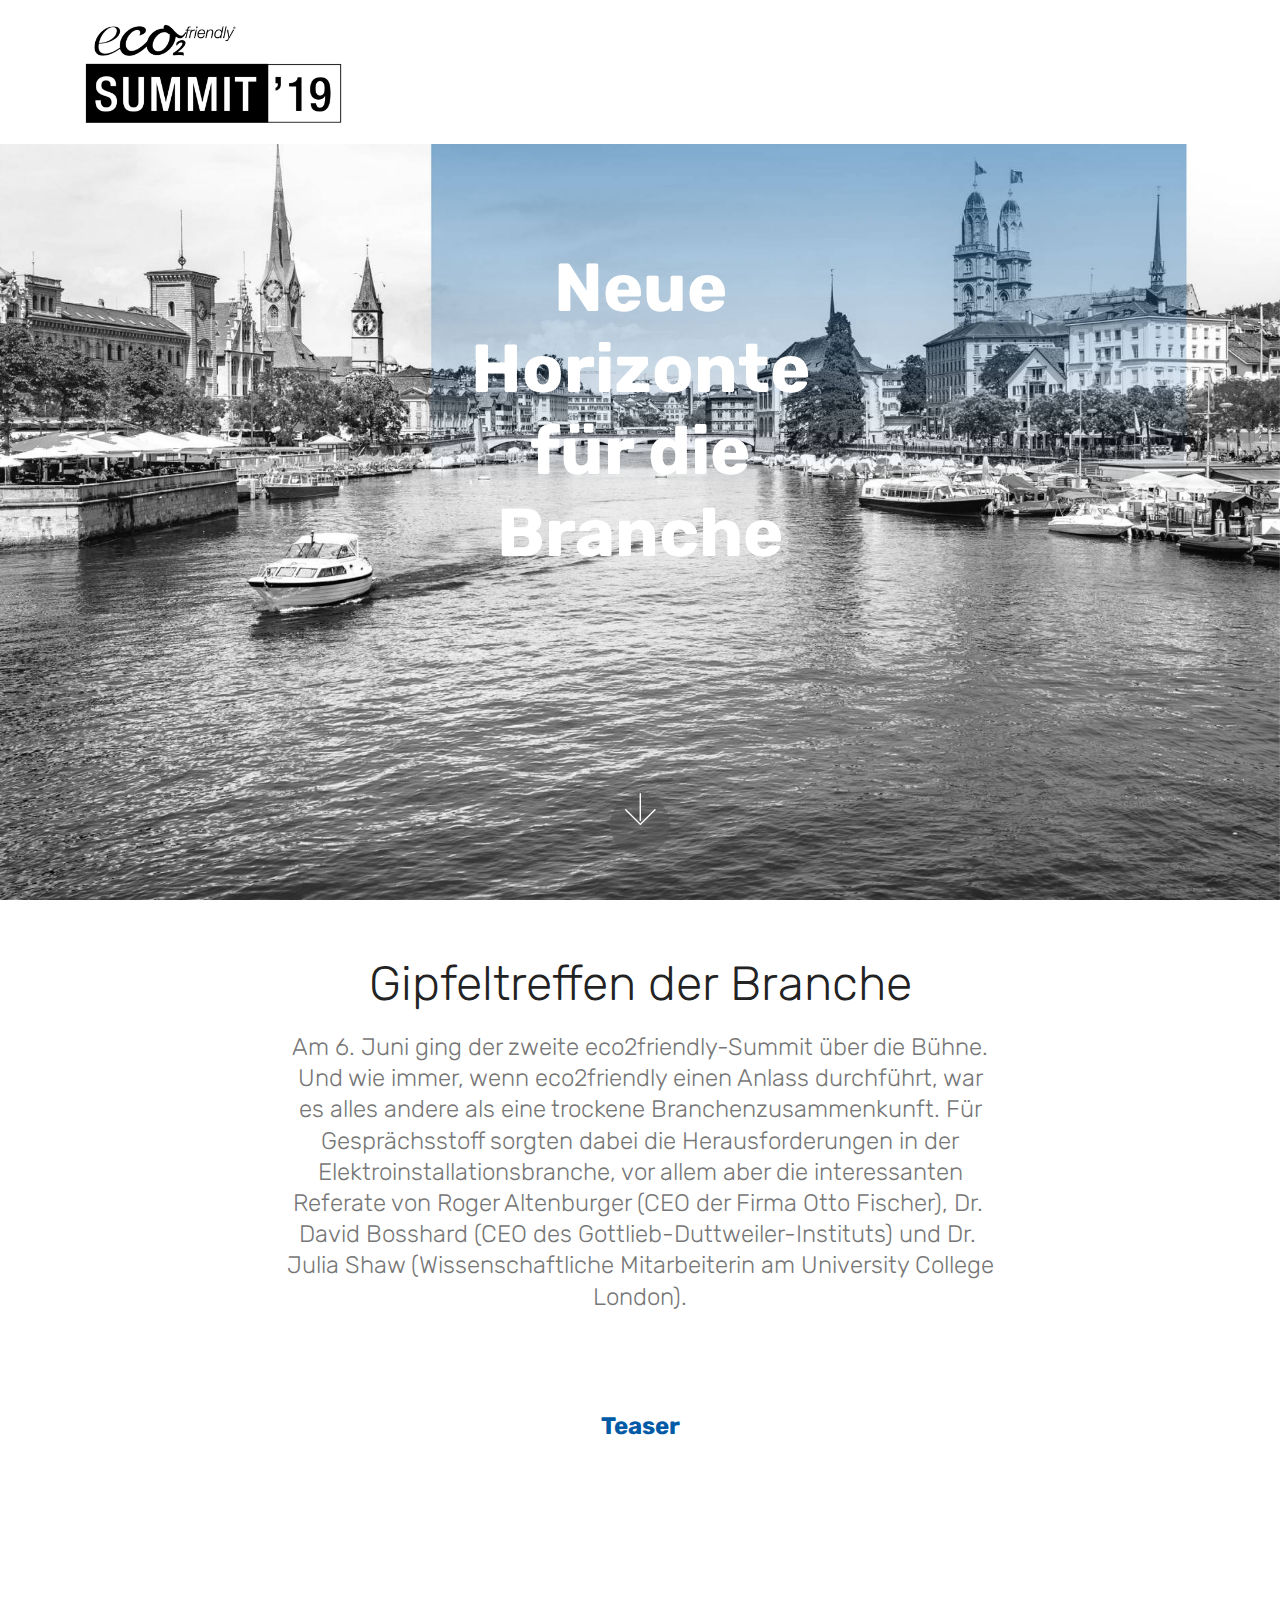
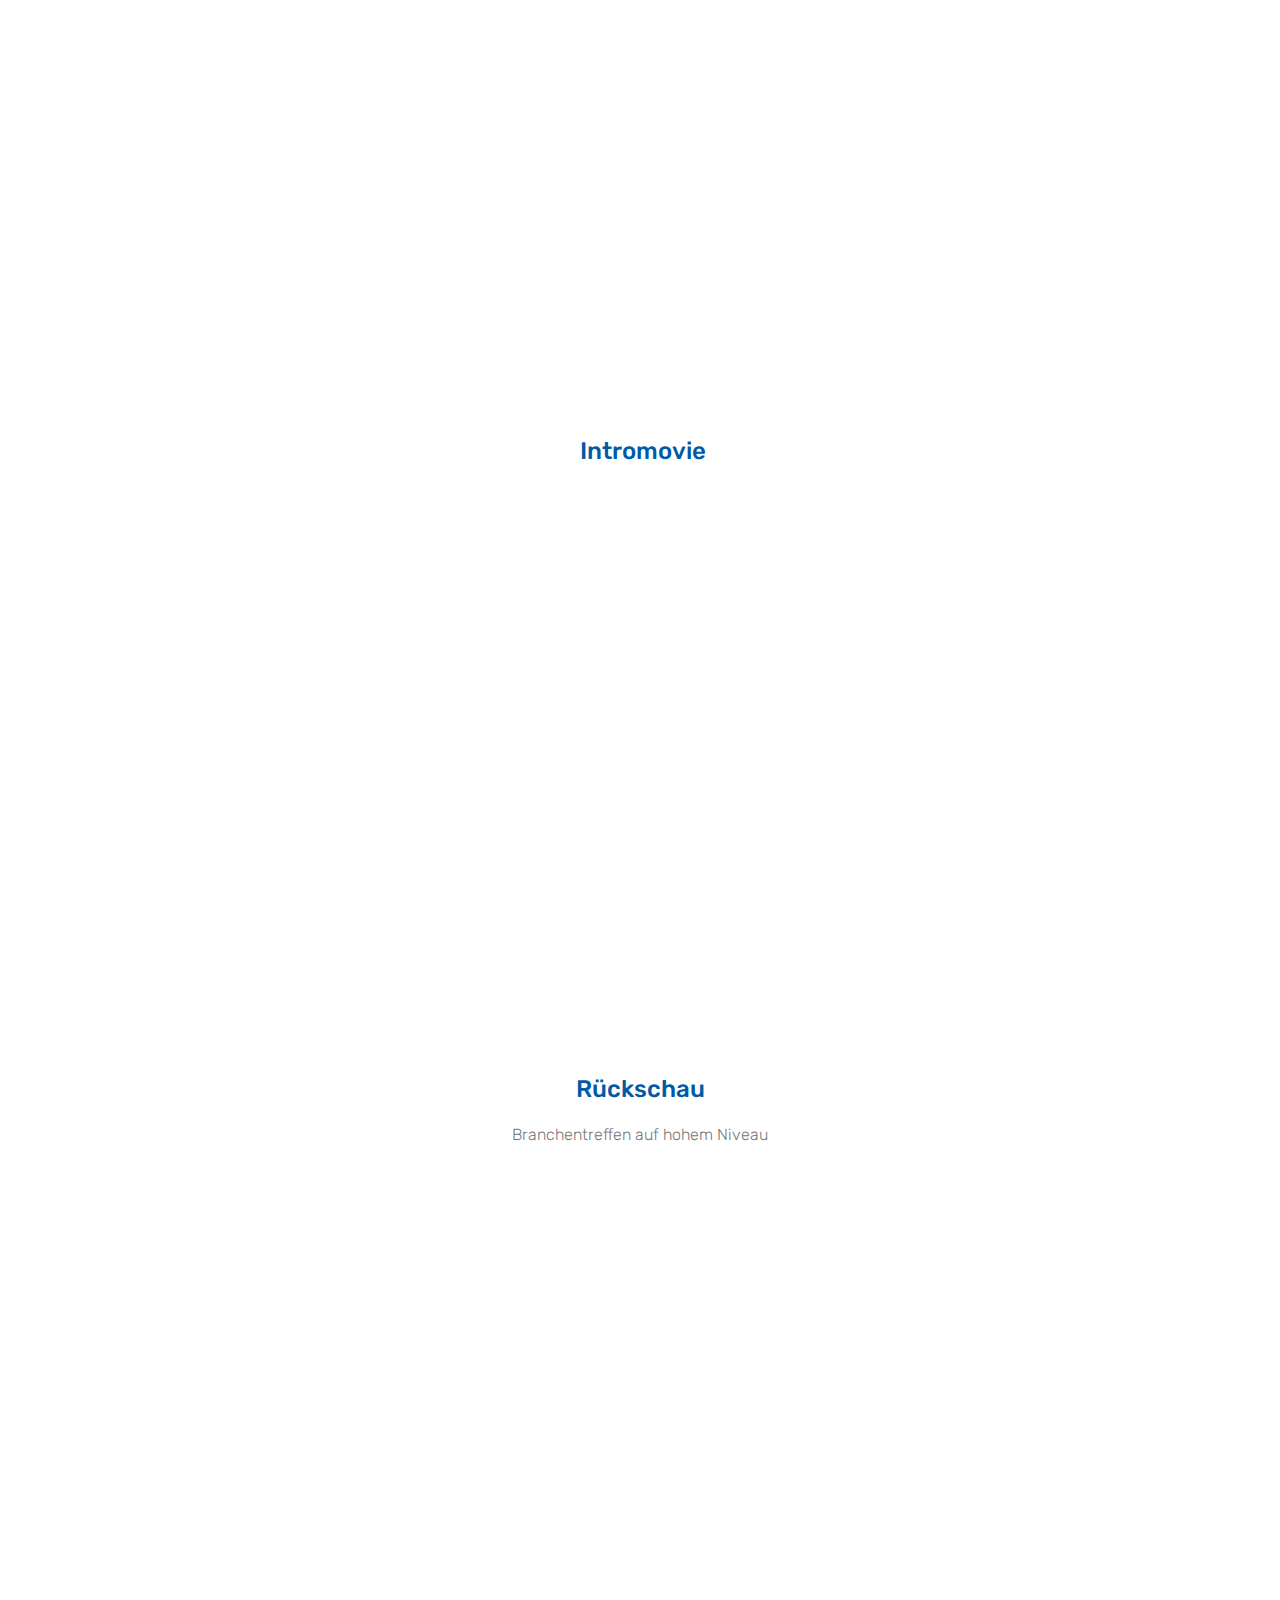
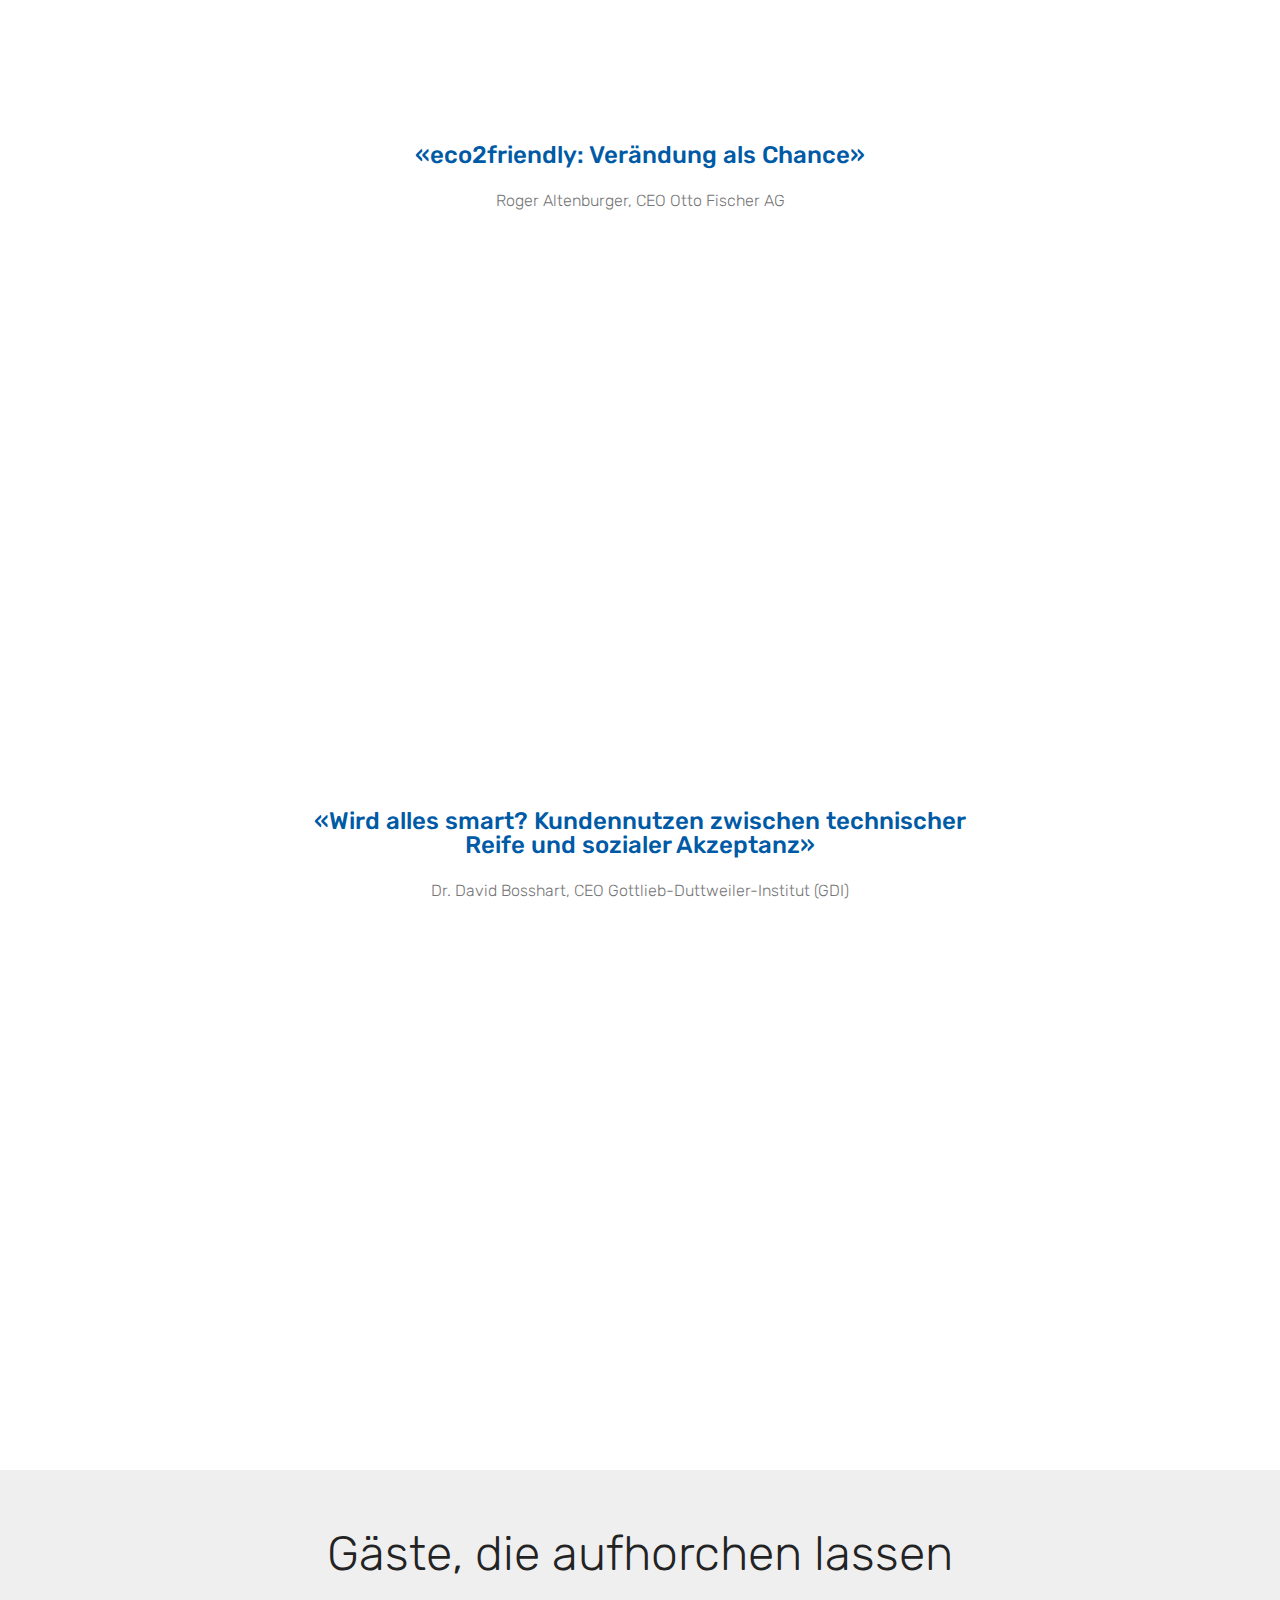
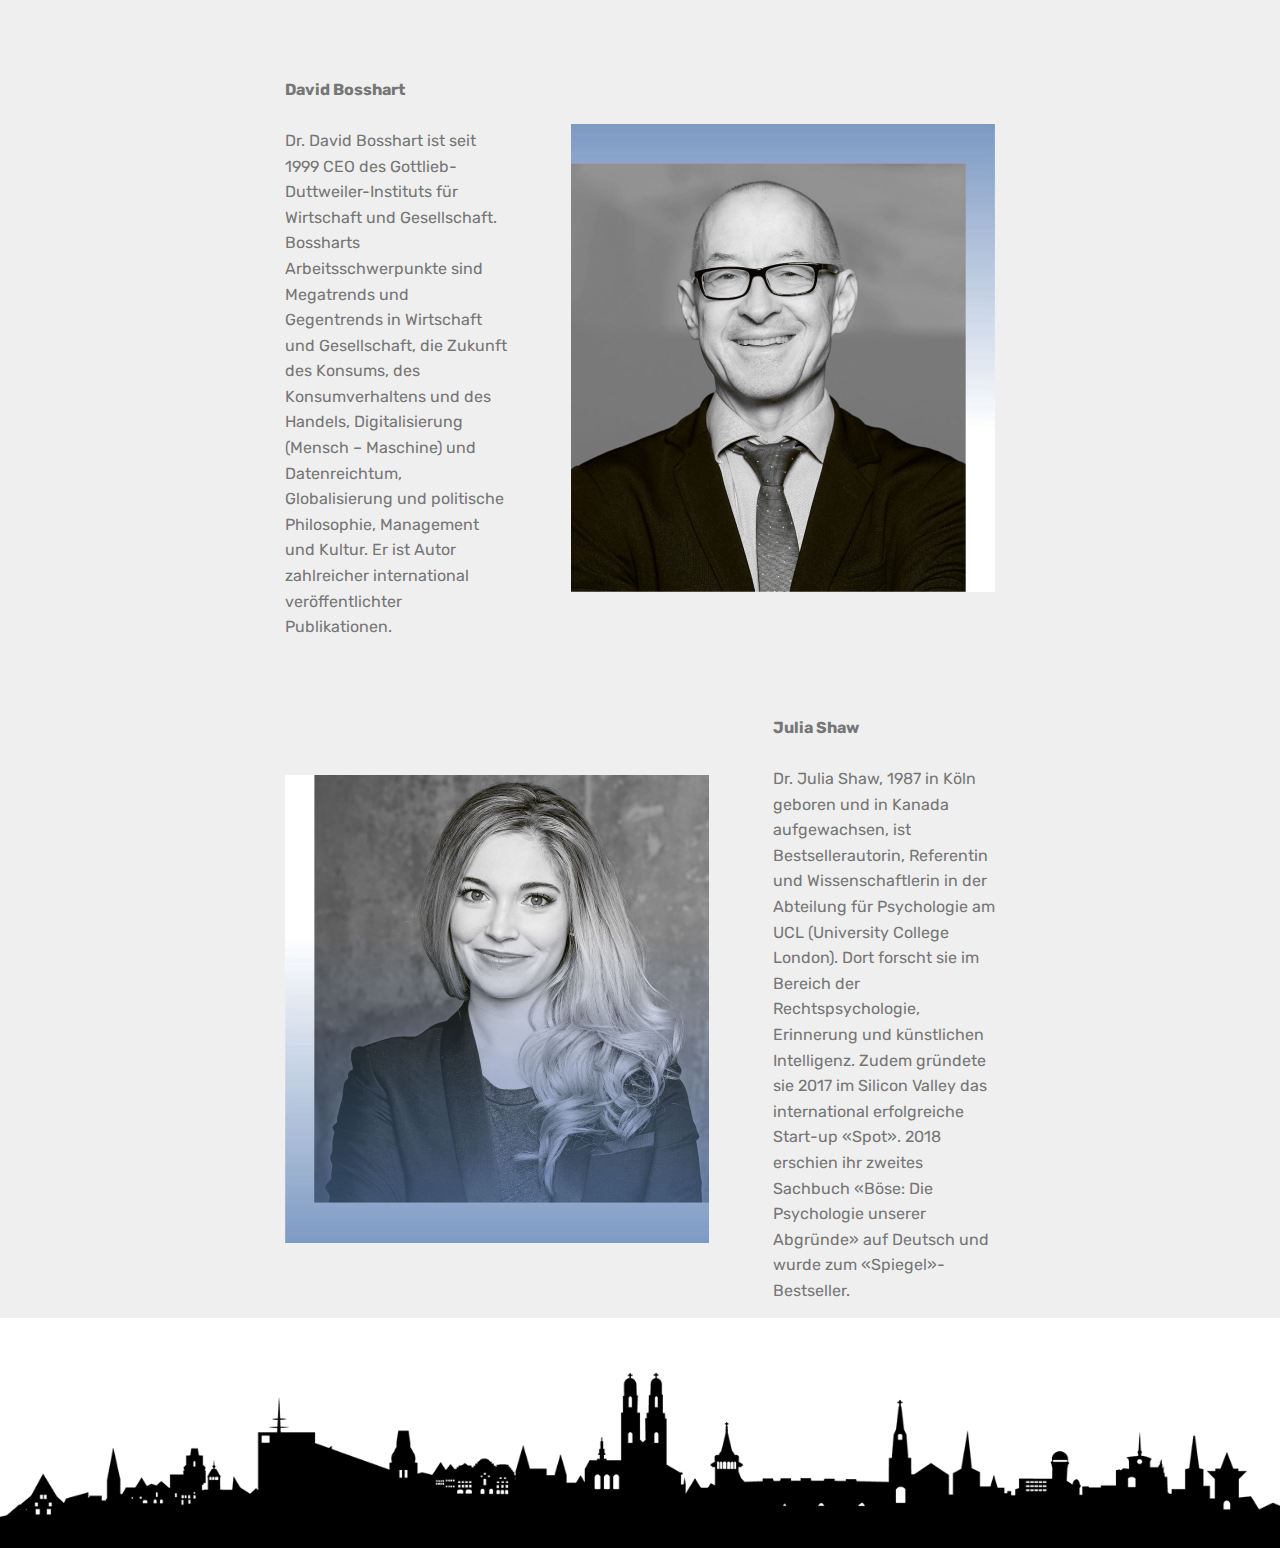
<file: index.html>
<!DOCTYPE html>
<html  >
<head>
  <!-- Site made with Mobirise Website Builder v4.10.7, https://mobirise.com -->
  <meta charset="UTF-8">
  <meta http-equiv="X-UA-Compatible" content="IE=edge">
  <meta name="generator" content="Mobirise v4.10.7, mobirise.com">
  <meta name="viewport" content="width=device-width, initial-scale=1, minimum-scale=1">
  <link rel="shortcut icon" href="assets/images/summit-19-logo-black-web-498x268.png" type="image/x-icon">
  <meta name="description" content="Das Gipfeltreffen der Elektroinstallationsbranche am 6. Juni 2019 im Aura in Zürich.">
  
  <title>eco2friendly-Summit'19</title>
  <link rel="stylesheet" href="assets/web/assets/mobirise-icons/mobirise-icons.css">
  <link rel="stylesheet" href="assets/web/assets/mobirise-icons2/mobirise2.css">
  <link rel="stylesheet" href="assets/tether/tether.min.css">
  <link rel="stylesheet" href="assets/bootstrap/css/bootstrap.min.css">
  <link rel="stylesheet" href="assets/bootstrap/css/bootstrap-grid.min.css">
  <link rel="stylesheet" href="assets/bootstrap/css/bootstrap-reboot.min.css">
  <link rel="stylesheet" href="assets/dropdown/css/style.css">
  <link rel="stylesheet" href="assets/theme/css/style.css">
  <link rel="stylesheet" href="assets/mobirise/css/mbr-additional.css" type="text/css">
  
  
  
</head>
<body>
  <section class="menu cid-qTkzRZLJNu" once="menu" id="menu1-0">

    

    <nav class="navbar navbar-expand beta-menu navbar-dropdown align-items-center navbar-fixed-top navbar-toggleable-sm">
        <button class="navbar-toggler navbar-toggler-right" type="button" data-toggle="collapse" data-target="#navbarSupportedContent" aria-controls="navbarSupportedContent" aria-expanded="false" aria-label="Toggle navigation">
            <div class="hamburger">
                <span></span>
                <span></span>
                <span></span>
                <span></span>
            </div>
        </button>
        <div class="menu-logo">
            <div class="navbar-brand">
                <span class="navbar-logo">
                    
                         <img src="assets/images/summit-19-logo-black-web-498x268.png" alt="Mobirise" title="" style="height: 8rem;">
                    
                </span>
                
            </div>
        </div>
        <div class="collapse navbar-collapse" id="navbarSupportedContent">
            
            
        </div>
    </nav>
</section>

<section class="engine"><a href="https://mobirise.info/k">how to develop free website</a></section><section class="cid-qTkA127IK8 mbr-fullscreen mbr-parallax-background" id="header2-1">

    

    

    <div class="container align-center">
        <div class="row justify-content-md-center">
            <div class="mbr-white col-md-10">
                <h1 class="mbr-section-title mbr-bold pb-3 mbr-fonts-style display-1">Neue <br>Horizonte<br>für die <br>Branche</h1>
                <h3 class="mbr-section-subtitle align-center mbr-light pb-3 mbr-fonts-style display-2"></h3>
                <p class="mbr-text pb-3 mbr-fonts-style display-5"></p>
                
            </div>
        </div>
    </div>
    <div class="mbr-arrow hidden-sm-down" aria-hidden="true">
        <a href="#next">
            <i class="mbri-down mbr-iconfont"></i>
        </a>
    </div>
</section>

<section class="mbr-section content4 cid-rm1Z5sJkJC" id="content4-1o">

    

    <div class="container">
        <div class="media-container-row">
            <div class="title col-12 col-md-8">
                <h2 class="align-center pb-3 mbr-fonts-style display-2">Gipfeltreffen der Branche</h2>
                <h3 class="mbr-section-subtitle align-center mbr-light mbr-fonts-style display-5">Am 6. Juni ging der zweite eco2friendly-Summit über die Bühne. Und wie immer, wenn eco2friendly einen Anlass durchführt, war es alles andere als eine trockene Branchenzusammenkunft. Für Gesprächsstoff sorgten dabei die Herausforderungen in der Elektroinstallationsbranche, vor allem aber die interessanten Referate von Roger Altenburger (CEO der Firma Otto ­Fischer), Dr. David Bosshard (CEO des Gottlieb-Duttweiler-Instituts) und Dr. Julia Shaw (Wissenschaftliche Mitarbeiterin am University College London).</h3>
                
            </div>
        </div>
    </div>
</section>

<section class="mbr-section content4 cid-ryt2fKVQML" id="content4-2a">

    

    <div class="container">
        <div class="media-container-row">
            <div class="title col-12 col-md-8">
                
                <h3 class="mbr-section-subtitle align-center mbr-light mbr-fonts-style display-5"><strong>
                    Teaser</strong></h3>
                
            </div>
        </div>
    </div>
</section>

<section class="cid-rj4A2FPubE" id="video3-y">

    
    
    <figure class="mbr-figure align-center container">
        <div class="video-block" style="width: 80%;">
            <div><iframe class="mbr-embedded-video" src="https://www.youtube.com/embed/_bUtUz4ghQw?rel=0&amp;amp;showinfo=0&amp;autoplay=0&amp;loop=0" width="1280" height="720" frameborder="0" allowfullscreen></iframe></div>
        </div>
    </figure>
</section>

<section class="mbr-section content4 cid-ryt4Z7JHhn" id="content4-2l">

    

    <div class="container">
        <div class="media-container-row">
            <div class="title col-12 col-md-8">
                <h2 class="align-center pb-3 mbr-fonts-style display-5">&nbsp;Intromovie</h2>
                
                
            </div>
        </div>
    </div>
</section>

<section class="cid-ryt4WzYeEq" id="video3-2g">

    
    
    <figure class="mbr-figure align-center container">
        <div class="video-block" style="width: 80%;">
            <div><iframe class="mbr-embedded-video" src="https://www.youtube.com/embed/QRRDcOsdc1k?rel=0&amp;amp;showinfo=0&amp;autoplay=0&amp;loop=0" width="1280" height="720" frameborder="0" allowfullscreen></iframe></div>
        </div>
    </figure>
</section>

<section class="mbr-section content4 cid-ryt3mwTTEI" id="content4-2b">

    

    <div class="container">
        <div class="media-container-row">
            <div class="title col-12 col-md-8">
                <h2 class="align-center pb-3 mbr-fonts-style display-5">
                    Rückschau</h2>
                <h3 class="mbr-section-subtitle align-center mbr-light mbr-fonts-style display-7">Branchentreffen auf hohem Niveau<strong><br></strong></h3>
                
            </div>
        </div>
    </div>
</section>

<section class="cid-ryt4WMABBZ" id="video3-2h">

    
    
    <figure class="mbr-figure align-center container">
        <div class="video-block" style="width: 80%;">
            <div><iframe class="mbr-embedded-video" src="https://www.youtube.com/embed/OMpKSculSdg?rel=0&amp;amp;showinfo=0&amp;autoplay=1&amp;loop=1&amp;playlist=OMpKSculSdg" width="1280" height="720" frameborder="0" allowfullscreen></iframe></div>
        </div>
    </figure>
</section>

<section class="mbr-section content4 cid-ryt4uyDoOf" id="content4-2e">

    

    <div class="container">
        <div class="media-container-row">
            <div class="title col-12 col-md-8">
                <h2 class="align-center pb-3 mbr-fonts-style display-5">«eco2friendly: Verändung als Chance»</h2>
                <h3 class="mbr-section-subtitle align-center mbr-light mbr-fonts-style display-7">Roger Altenburger, CEO Otto Fischer AG</h3>
                
            </div>
        </div>
    </div>
</section>

<section class="cid-ryt4W8WRTk" id="video3-2f">

    
    
    <figure class="mbr-figure align-center container">
        <div class="video-block" style="width: 80%;">
            <div><iframe class="mbr-embedded-video" src="https://www.youtube.com/embed/WGZNGndLVdI?rel=0&amp;amp;showinfo=0&amp;autoplay=0&amp;loop=0" width="1280" height="720" frameborder="0" allowfullscreen></iframe></div>
        </div>
    </figure>
</section>

<section class="mbr-section content4 cid-ryt4YMULtu" id="content4-2j">

    

    <div class="container">
        <div class="media-container-row">
            <div class="title col-12 col-md-8">
                <h2 class="align-center pb-3 mbr-fonts-style display-5">«Wird alles smart? Kundennutzen zwischen technischer Reife und sozialer Akzeptanz»</h2>
                <h3 class="mbr-section-subtitle align-center mbr-light mbr-fonts-style display-7">Dr. David Bosshart, CEO Gottlieb-Duttweiler-Institut (GDI)</h3>
                
            </div>
        </div>
    </div>
</section>

<section class="cid-rys9xhWv9W" id="video3-1t">

    
    
    <figure class="mbr-figure align-center container">
        <div class="video-block" style="width: 80%;">
            <div><iframe class="mbr-embedded-video" src="https://www.youtube.com/embed/wIFcVvX7-L4?rel=0&amp;amp;showinfo=0&amp;autoplay=0&amp;loop=0" width="1280" height="720" frameborder="0" allowfullscreen></iframe></div>
        </div>
    </figure>
</section>

<section class="mbr-section content4 cid-rgDy42IqzD" id="content4-x">

    

    <div class="container">
        <div class="media-container-row">
            <div class="title col-12 col-md-8">
                <h2 class="align-center pb-3 mbr-fonts-style display-2">Gäste, die aufhorchen lassen</h2>
                <h3 class="mbr-section-subtitle align-center mbr-light mbr-fonts-style display-5"></h3>
                
            </div>
        </div>
    </div>
</section>

<section class="mbr-section content6 cid-rg5NouSh04" id="content6-g">
    
     
    
    <div class="container">
        <div class="media-container-row">
            <div class="col-12 col-md-8">
                <div class="media-container-row">
                    <div class="mbr-figure" style="width: 200%;">
                      <img src="assets/images/david-bosshart-848x936.jpg" alt="Mobirise" title="">  
                    </div>
                    <div class="media-content">
                        <div class="mbr-section-text">
                            <p class="mbr-text mb-0 mbr-fonts-style display-7">
                               <strong>David Bosshart</strong><br><strong><br></strong>Dr. David Bosshart ist seit 1999 CEO
des Gottlieb-Duttweiler-Instituts für Wirtschaft
und Gesellschaft.
Bossharts
Arbeitsschwerpunkte
sind Megatrends
und Gegentrends
in Wirtschaft und
Gesellschaft,
die Zukunft des Konsums,
des Konsumverhaltens und des Handels,
Digitalisierung
(Mensch – Maschine)
und
Datenreichtum, Globalisierung und politische
Philosophie, Management
und
Kultur.
Er ist Autor zahlreicher international
veröffentlichter Publikationen.<br></p>
                        </div>
                    </div>
                </div>
            </div>
        </div>
    </div>
</section>

<section class="mbr-section content6 cid-rg5FeoOQgK" id="content6-9">
    
     
    
    <div class="container">
        <div class="media-container-row">
            <div class="col-12 col-md-8">
                <div class="media-container-row">
                    <div class="mbr-figure" style="width: 200%;">
                      <img src="assets/images/julia-shaw-848x936.jpg" alt="Mobirise" title="">  
                    </div>
                    <div class="media-content">
                        <div class="mbr-section-text">
                            <p class="mbr-text mb-0 mbr-fonts-style display-7">
                               <strong>Julia Shaw</strong><br><strong><br></strong>Dr. Julia Shaw, 1987 in Köln geboren und
in Kanada
aufgewachsen, ist Bestsellerautorin,
Referentin und Wissenschaftlerin
in der Abteilung für Psychologie am UCL
(University College London).
Dort forscht sie im Bereich der Rechtspsychologie,
Erinnerung
und künstlichen
Intelligenz. Zudem gründete sie 2017 im
Silicon
Valley das international erfolgreiche
Start-up «Spot». 2018 erschien ihr
zweites Sachbuch «Böse: Die Psychologie
unserer Abgründe» auf Deutsch und
wurde zum «Spiegel»-Bestseller.<br></p>
                        </div>
                    </div>
                </div>
            </div>
        </div>
    </div>
</section>

<section class="cid-rg5EPQ0uS2" id="image3-7">

    

    <figure class="mbr-figure">
            <div class="image-block" style="width: 77%;">
                <img src="assets/images/skyline-zh-1560x280.png" width="1400" alt="Mobirise" title="">
                <figcaption class="mbr-figure-caption mbr-figure-caption-over">
                    <div class="container pb-5 mbr-white align-center mbr-fonts-style display-1"></div>
                </figcaption>
            </div>
    </figure>
</section>


  <script src="assets/web/assets/jquery/jquery.min.js"></script>
  <script src="assets/tether/tether.min.js"></script>
  <script src="assets/popper/popper.min.js"></script>
  <script src="assets/bootstrap/js/bootstrap.min.js"></script>
  <script src="assets/dropdown/js/nav-dropdown.js"></script>
  <script src="assets/dropdown/js/navbar-dropdown.js"></script>
  <script src="assets/touchswipe/jquery.touch-swipe.min.js"></script>
  <script src="assets/parallax/jarallax.min.js"></script>
  <script src="assets/smoothscroll/smooth-scroll.js"></script>
  <script src="assets/theme/js/script.js"></script>
  
  
 <div id="scrollToTop" class="scrollToTop mbr-arrow-up"><a style="text-align: center;"><i class="mbr-arrow-up-icon mbr-arrow-up-icon-cm cm-icon cm-icon-smallarrow-up"></i></a></div>
  </body>
</html>
</file>
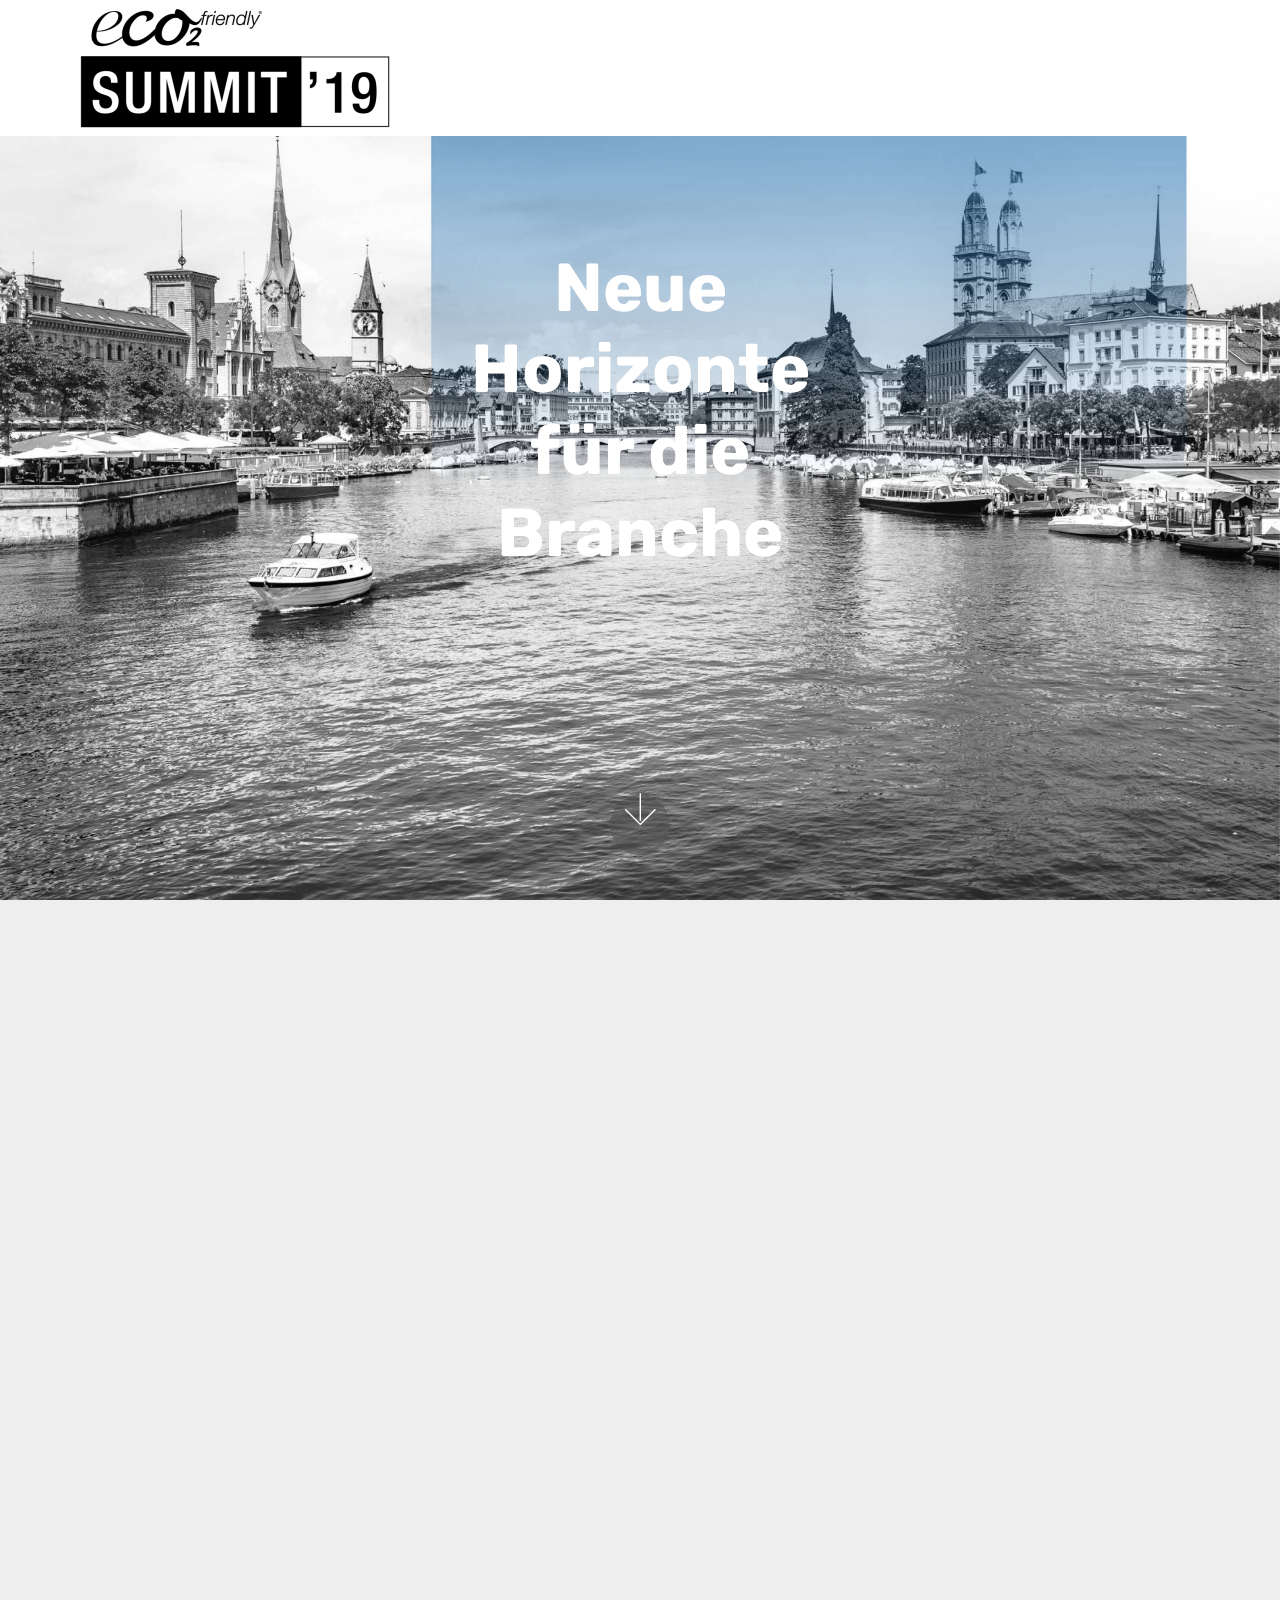
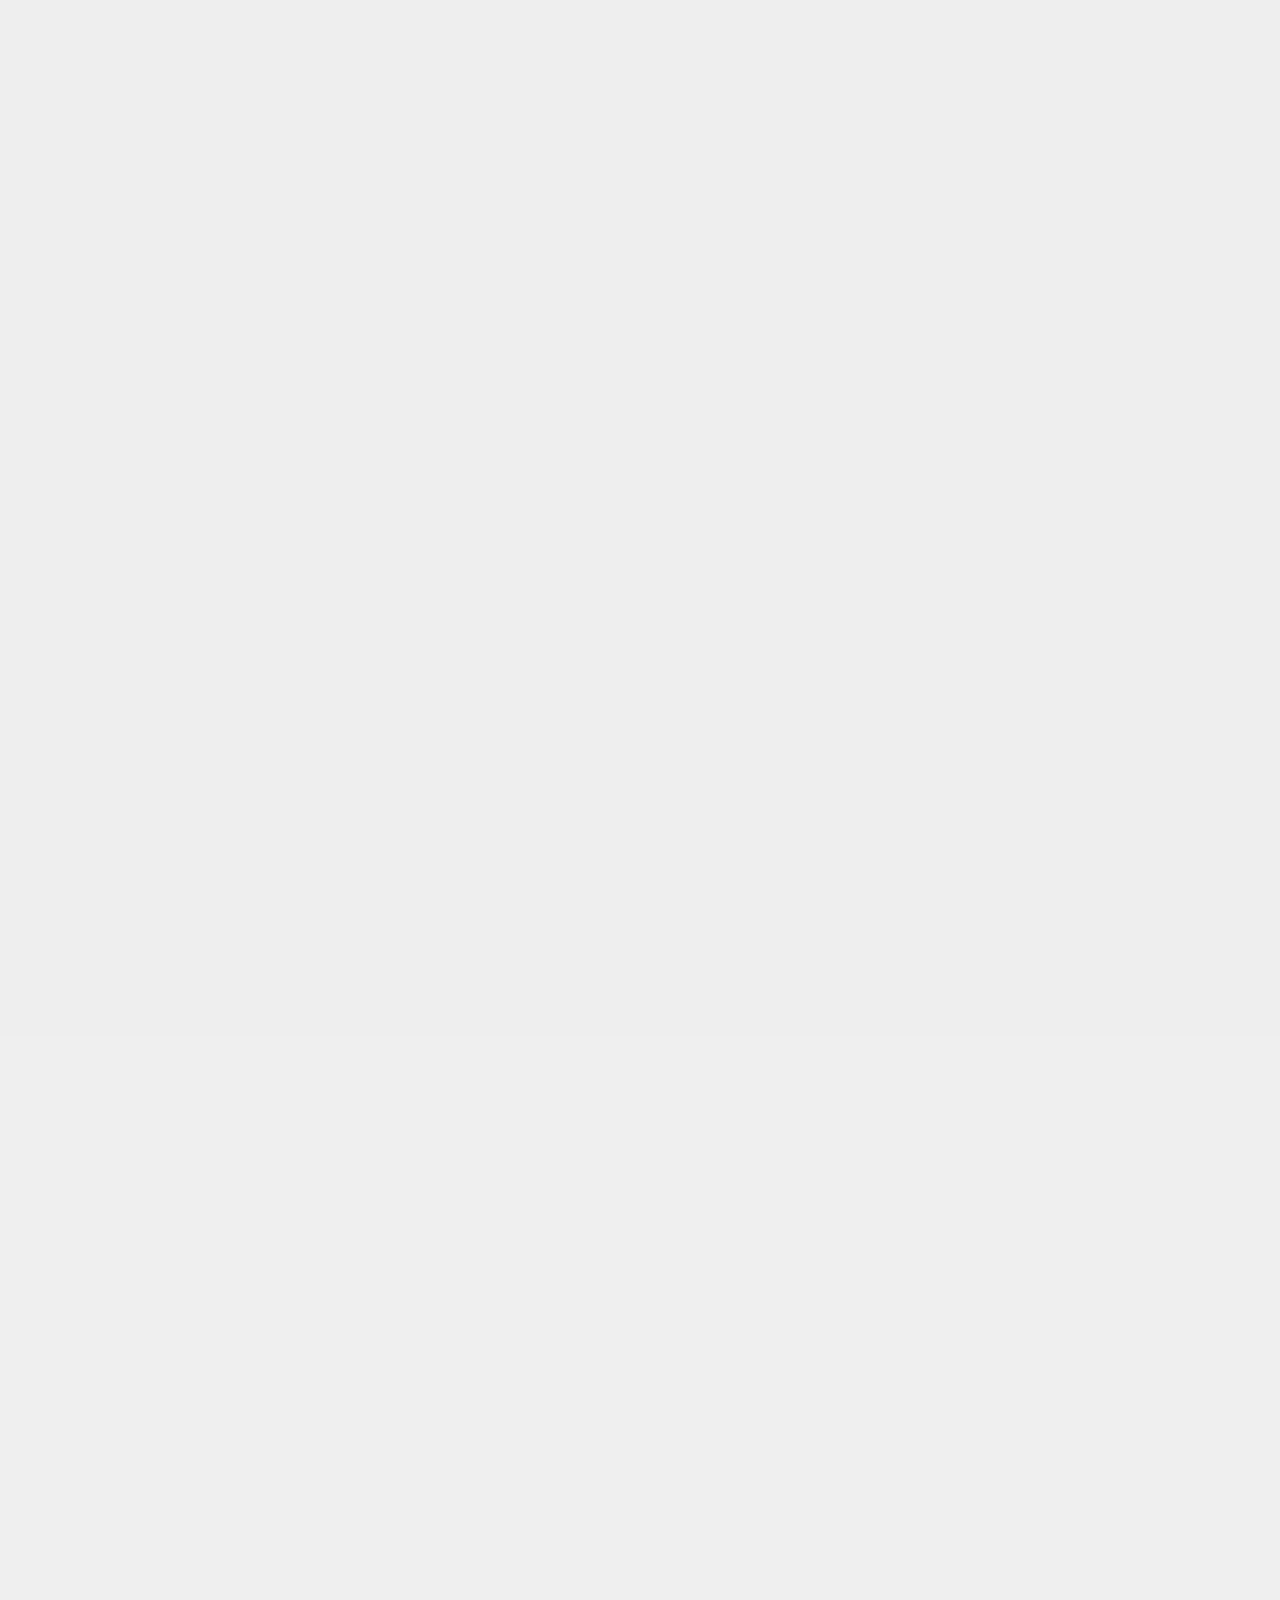
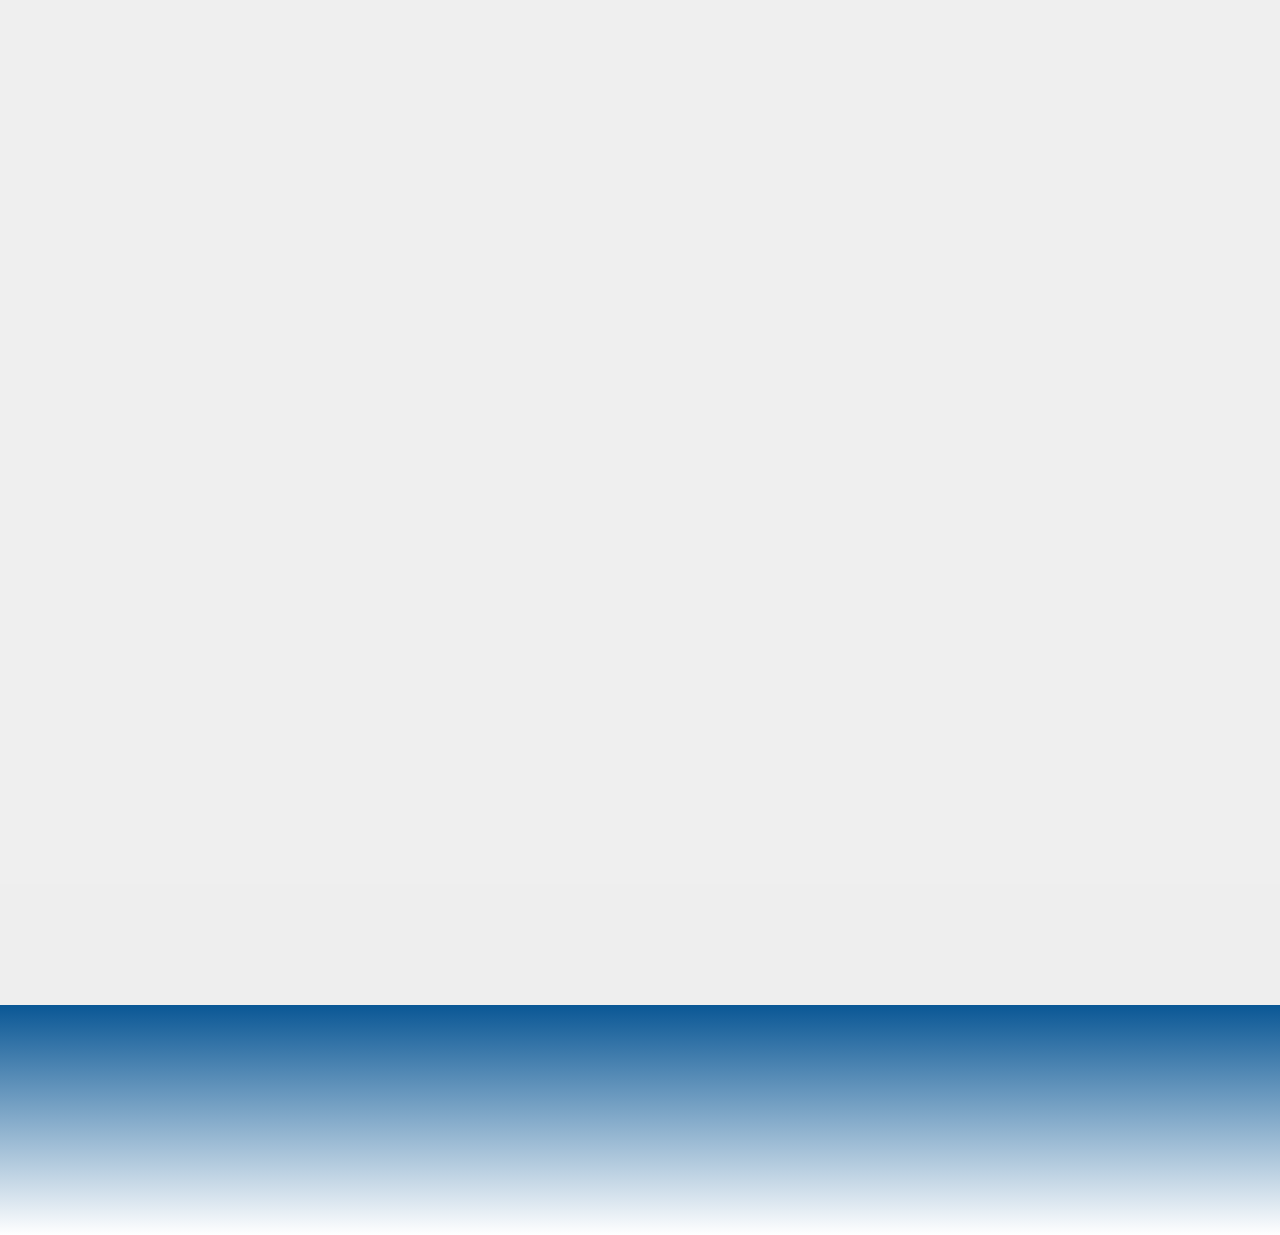
<file: httpe2f-summit.chindex.html>
<!DOCTYPE html>
<html >
<head>
  <!-- Site made with Mobirise Website Builder v4.9.3, https://mobirise.com -->
  <meta charset="UTF-8">
  <meta http-equiv="X-UA-Compatible" content="IE=edge">
  <meta name="generator" content="Mobirise v4.9.3, mobirise.com">
  <meta name="viewport" content="width=device-width, initial-scale=1, minimum-scale=1">
  <link rel="shortcut icon" href="assets/images/summit-19-logo-black-620x240.png" type="image/x-icon">
  <meta name="description" content="">
  <title>Home</title>
  <link rel="stylesheet" href="assets/web/assets/mobirise-icons/mobirise-icons.css">
  <link rel="stylesheet" href="assets/web/assets/mobirise-icons2/mobirise2.css">
  <link rel="stylesheet" href="assets/tether/tether.min.css">
  <link rel="stylesheet" href="assets/bootstrap/css/bootstrap.min.css">
  <link rel="stylesheet" href="assets/bootstrap/css/bootstrap-grid.min.css">
  <link rel="stylesheet" href="assets/bootstrap/css/bootstrap-reboot.min.css">
  <link rel="stylesheet" href="assets/animatecss/animate.min.css">
  <link rel="stylesheet" href="assets/dropdown/css/style.css">
  <link rel="stylesheet" href="assets/theme/css/style.css">
  <link rel="stylesheet" href="assets/mobirise/css/mbr-additional.css" type="text/css">
  
  
  
</head>
<body>
  <section class="menu cid-qTkzRZLJNu" once="menu" id="menu1-0">

    

    <nav class="navbar navbar-expand beta-menu navbar-dropdown align-items-center navbar-fixed-top navbar-toggleable-sm">
        <button class="navbar-toggler navbar-toggler-right" type="button" data-toggle="collapse" data-target="#navbarSupportedContent" aria-controls="navbarSupportedContent" aria-expanded="false" aria-label="Toggle navigation">
            <div class="hamburger">
                <span></span>
                <span></span>
                <span></span>
                <span></span>
            </div>
        </button>
        <div class="menu-logo">
            <div class="navbar-brand">
                <span class="navbar-logo">
                    
                         <img src="assets/images/summit-19-logo-black-620x240.png" alt="Mobirise" title="" style="height: 7.5rem;">
                    
                </span>
                
            </div>
        </div>
        <div class="collapse navbar-collapse" id="navbarSupportedContent">
            
            
        </div>
    </nav>
</section>

<section class="engine"><a href="https://mobirise.info/h">how to create your own web page</a></section><section class="cid-qTkA127IK8 mbr-fullscreen mbr-parallax-background" id="header2-1">

    

    

    <div class="container align-center">
        <div class="row justify-content-md-center">
            <div class="mbr-white col-md-10">
                <h1 class="mbr-section-title mbr-bold pb-3 mbr-fonts-style display-1">Neue <br>Horizonte<br>für die <br>Branche</h1>
                <h3 class="mbr-section-subtitle align-center mbr-light pb-3 mbr-fonts-style display-2"></h3>
                <p class="mbr-text pb-3 mbr-fonts-style display-5"></p>
                
            </div>
        </div>
    </div>
    <div class="mbr-arrow hidden-sm-down" aria-hidden="true">
        <a href="#next">
            <i class="mbri-down mbr-iconfont"></i>
        </a>
    </div>
</section>

<section class="header7 cid-riOOc3ua3e" id="header7-x">

    

    

    <div class="container">
        <div class="media-container-row">

            <div class="media-content align-right">
                <h1 class="mbr-section-title mbr-white pb-3 mbr-fonts-style display-2"><strong>Nur noch wenige Schritte bis zum Gipfeltreffen der Branche</strong></h1>
                <div class="mbr-section-text mbr-white pb-3">
                    <p class="mbr-text mbr-fonts-style display-5">
                        Schön, Sie hier anzutreffen. Und noch mehr freut es uns natürlich, Sie zum eco2friendly-SUMMIT’19 am <br>6. Juni ab 16 Uhr im AURA am Bleicherweg 5 in Zürich begrüssen zu dürfen. Was Sie nebst einem schmackhaften Essen in exklusivem Ambiente und vielen interessanten Gesprächen noch alles erwartet, das haben wir auf dieser Seite nochmals für Sie aufgeführt. 
                    </p>
                </div>
                
            </div>

            <div class="mbr-figure" style="width: 200%;"><iframe class="mbr-embedded-video" src="https://www.youtube.com/embed/_bUtUz4ghQw?rel=0&amp;amp;showinfo=0&amp;autoplay=0&amp;loop=1&amp;playlist=_bUtUz4ghQw" width="1280" height="720" frameborder="0" allowfullscreen></iframe></div>

        </div>
    </div>
</section>

<section class="header1 cid-rg5P7GW8Uo" id="header16-k">

    

    

    <div class="container">
        <div class="row justify-content-md-center">
            <div class="col-md-10 align-center">
                
                
                <p class="mbr-text pb-3 mbr-fonts-style display-5"></p>
                <div class="mbr-section-btn"><a class="btn btn-md btn-success display-4" href="http://www.ticketino.com/de/Event/eco2friendly-SUMMIT-19/80761" target="_blank">PLATZ BUCHEN</a></div>
            </div>
        </div>
    </div>

</section>

<section class="header1 cid-rg9yA2ZppT mbr-parallax-background" id="header1-m">

    

    

    <div class="container">
        <div class="row justify-content-md-center">
            <div class="mbr-white col-md-10">
                <h1 class="mbr-section-title align-center mbr-bold pb-3 mbr-fonts-style display-1"></h1>
                <h3 class="mbr-section-subtitle align-center mbr-light pb-3 mbr-fonts-style display-2"></h3>
                <p class="mbr-text align-center pb-3 mbr-fonts-style display-5"></p>
                
            </div>
        </div>
    </div>

</section>

<section class="services5 cid-rg9MElwy5E" id="services5-q">
    <!---->
    
    <!---->
    <!--Overlay-->
    
    <!--Container-->
    <div class="container">
        <div class="row">
            <!--Titles-->
            <div class="title pb-5 col-12">
                <h2 class="align-left mbr-fonts-style m-0 display-2">
                    Darauf können Sie sich freuen:</h2>
                
            </div>
            <!--Card-1-->
            <div class="card px-3 col-12">
                <div class="card-wrapper media-container-row media-container-row">
                    <div class="card-box">
                        <div class="top-line pb-3">
                            <h4 class="card-title mbr-fonts-style display-4">Türöffnung und Begrüssungsapéro</h4>
                            <p class="mbr-text cost mbr-fonts-style m-0 display-5">
                                16:00</p>
                        </div>
                        <div class="bottom-line">
                            <p class="mbr-text mbr-fonts-style m-0 b-descr display-7"></p>
                        </div>
                    </div>
                </div>
            </div>
            <!--Card-2-->
            <div class="card px-3 col-12">
                <div class="card-wrapper media-container-row media-container-row">
                    <div class="card-box">
                        <div class="top-line pb-3">
                            <h4 class="card-title mbr-fonts-style display-5">«eco2friendly: Verändung als Chance» 
</h4>
                            <p class="mbr-text cost mbr-fonts-style m-0 display-5">16:30</p>
                        </div>
                        <div class="bottom-line">
                            <p class="mbr-text mbr-fonts-style m-0 b-descr display-7">
                                Roger Altenburger, CEO Otto Fischer AG
                            </p>
                        </div>
                    </div>
                </div>
            </div>
            <!--Card-3-->
            <div class="card px-3 col-12">
                <div class="card-wrapper media-container-row media-container-row">
                    <div class="card-box">
                        <div class="top-line pb-3">
                            <h4 class="card-title mbr-fonts-style display-4">Amuse-Bouche und Vorspeise</h4>
                            <p class="mbr-text cost mbr-fonts-style m-0 display-5"></p>
                        </div>
                        <div class="bottom-line">
                            <p class="mbr-text mbr-fonts-style m-0 b-descr display-7"></p>
                        </div>
                    </div>
                </div>
            </div>
            <!--Card-4-->
            <div class="card px-3 col-12">
                <div class="card-wrapper media-container-row media-container-row">
                    <div class="card-box">
                        <div class="top-line pb-3">
                            <h4 class="card-title mbr-fonts-style display-5">«Wird alles smart? Kundennutzen zwischen technischer Reife und sozialer Akzeptanz»
</h4>
                            <p class="mbr-text cost mbr-fonts-style m-0 display-5"></p>
                        </div>
                        <div class="bottom-line">
                            <p class="mbr-text mbr-fonts-style m-0 b-descr display-7">
                                Dr. David Bosshart, CEO Gottlieb-Duttweiler-Institut (GDI)
                            </p>
                        </div>
                    </div>
                </div>
            </div>
            <!--Card-5-->
            <div class="card px-3 col-12">
                <div class="card-wrapper media-container-row media-container-row">
                    <div class="card-box">
                        <div class="top-line pb-3">
                            <h4 class="card-title mbr-fonts-style display-4">
                                Hauptgang
                            </h4>
                            <p class="mbr-text cost mbr-fonts-style m-0 display-5"></p>
                        </div>
                        <div class="bottom-line">
                            <p class="mbr-text mbr-fonts-style m-0 b-descr display-7"></p>
                        </div>
                    </div>
                </div>
            </div>
            <!--Card-6-->
            <div class="card px-3 col-12">
                <div class="card-wrapper media-container-row media-container-row">
                    <div class="card-box">
                        <div class="top-line pb-3">
                            <h4 class="card-title mbr-fonts-style display-5">«Die Zukunft der Erinnerung» 
</h4>
                            <p class="mbr-text cost mbr-fonts-style m-0 display-5"></p>
                        </div>
                        <div class="bottom-line">
                            <p class="mbr-text mbr-fonts-style m-0 b-descr display-7">
                                Dr. Julia Shaw, Wissenschaftlerin in der Abteilung für Psychologie am UCL (University College London)
                            </p>
                        </div>
                    </div>
                </div>
            </div>
            <!--Card-7-->
            <div class="card px-3 col-12">
                <div class="card-wrapper media-container-row media-container-row">
                    <div class="card-box">
                        <div class="top-line pb-3">
                            <h4 class="card-title mbr-fonts-style display-4">
                                Dessert
                            </h4>
                            <p class="mbr-text cost mbr-fonts-style m-0 display-5">
                                20:30<br><br></p>
                        </div>
                        <div class="bottom-line">
                            <p class="mbr-text mbr-fonts-style m-0 b-descr display-7"></p>
                        </div>
                    </div>
                </div>
            </div>
            <!--Card-8-->
            
            <!--Card-9-->
            
            <!--Card-10-->
            
            <!--Card-11-->
            
            <!--Card-12-->
            
        </div>
    </div>
</section>

<section class="mbr-section content4 cid-rgDy42IqzD" id="content4-x">

    

    <div class="container">
        <div class="media-container-row">
            <div class="title col-12 col-md-8">
                <h2 class="align-center pb-3 mbr-fonts-style display-2">Gäste, die aufhorchen lassen</h2>
                <h3 class="mbr-section-subtitle align-center mbr-light mbr-fonts-style display-5"></h3>
                
            </div>
        </div>
    </div>
</section>

<section class="mbr-section content6 cid-rg5NouSh04" id="content6-g">
    
     
    
    <div class="container">
        <div class="media-container-row">
            <div class="col-12 col-md-8">
                <div class="media-container-row">
                    <div class="mbr-figure" style="width: 200%;">
                      <img src="assets/images/david-bosshart-848x936.jpg" alt="Mobirise" title="">  
                    </div>
                    <div class="media-content">
                        <div class="mbr-section-text">
                            <p class="mbr-text mb-0 mbr-fonts-style display-7">
                               <strong>David Bosshart</strong><br><strong><br></strong>Dr. David Bosshart ist seit 1999 CEO
des Gottlieb-Duttweiler-Instituts für Wirtschaft
und Gesellschaft.
Bossharts
Arbeitsschwerpunkte
sind Megatrends
und Gegentrends
in Wirtschaft und
Gesellschaft,
die Zukunft des Konsums,
des Konsumverhaltens und des Handels,
Digitalisierung
(Mensch – Maschine)
und
Datenreichtum, Globalisierung und politische
Philosophie, Management
und
Kultur.
Er ist Autor zahlreicher international
veröffentlichter Publikationen.<br></p>
                        </div>
                    </div>
                </div>
            </div>
        </div>
    </div>
</section>

<section class="mbr-section content6 cid-rg5FeoOQgK" id="content6-9">
    
     
    
    <div class="container">
        <div class="media-container-row">
            <div class="col-12 col-md-8">
                <div class="media-container-row">
                    <div class="mbr-figure" style="width: 200%;">
                      <img src="assets/images/julia-shaw-848x936.jpg" alt="Mobirise" title="">  
                    </div>
                    <div class="media-content">
                        <div class="mbr-section-text">
                            <p class="mbr-text mb-0 mbr-fonts-style display-7">
                               <strong>Julia Shaw</strong><br><strong><br></strong>Dr. Julia Shaw, 1987 in Köln geboren und
in Kanada
aufgewachsen, ist Bestsellerautorin,
Referentin und Wissenschaftlerin
in der Abteilung für Psychologie am UCL
(University College London).
Dort forscht sie im Bereich der Rechtspsychologie,
Erinnerung
und künstlichen
Intelligenz. Zudem gründete sie 2017 im
Silicon
Valley das international erfolgreiche
Start-up «Spot». 2018 erschien ihr
zweites Sachbuch «Böse: Die Psychologie
unserer Abgründe» auf Deutsch und
wurde zum «Spiegel»-Bestseller.<br></p>
                        </div>
                    </div>
                </div>
            </div>
        </div>
    </div>
</section>

<section class="header1 cid-rg9z9FYnRR" id="header16-n">

    

    

    <div class="container">
        <div class="row justify-content-md-center">
            <div class="col-md-10 align-center">
                <h1 class="mbr-section-title mbr-bold pb-3 mbr-fonts-style display-1"></h1>
                
                <p class="mbr-text pb-3 mbr-fonts-style display-5"></p>
                <div class="mbr-section-btn"><a class="btn btn-md btn-success display-4" href="http://www.ticketino.com/de/Event/eco2friendly-SUMMIT-19/80761" target="_blank">PLATZ BUCHEN</a></div>
            </div>
        </div>
    </div>

</section>

<section class="cid-rg5EPQ0uS2" id="image3-7">

    

    <figure class="mbr-figure">
            <div class="image-block" style="width: 77%;">
                <img src="assets/images/skyline-zh-1560x280.png" width="1400" alt="Mobirise" title="">
                <figcaption class="mbr-figure-caption mbr-figure-caption-over">
                    <div class="container pb-5 mbr-white align-center mbr-fonts-style display-1"></div>
                </figcaption>
            </div>
    </figure>
</section>


  <script src="assets/web/assets/jquery/jquery.min.js"></script>
  <script src="assets/tether/tether.min.js"></script>
  <script src="assets/popper/popper.min.js"></script>
  <script src="assets/bootstrap/js/bootstrap.min.js"></script>
  <script src="assets/smoothscroll/smooth-scroll.js"></script>
  <script src="assets/touchswipe/jquery.touch-swipe.min.js"></script>
  <script src="assets/viewportchecker/jquery.viewportchecker.js"></script>
  <script src="assets/parallax/jarallax.min.js"></script>
  <script src="assets/dropdown/js/script.min.js"></script>
  <script src="assets/theme/js/script.js"></script>
  
  
 <div id="scrollToTop" class="scrollToTop mbr-arrow-up"><a style="text-align: center;"><i class="mbr-arrow-up-icon mbr-arrow-up-icon-cm cm-icon cm-icon-smallarrow-up"></i></a></div>
    <input name="animation" type="hidden">
  </body>
</html>
</file>
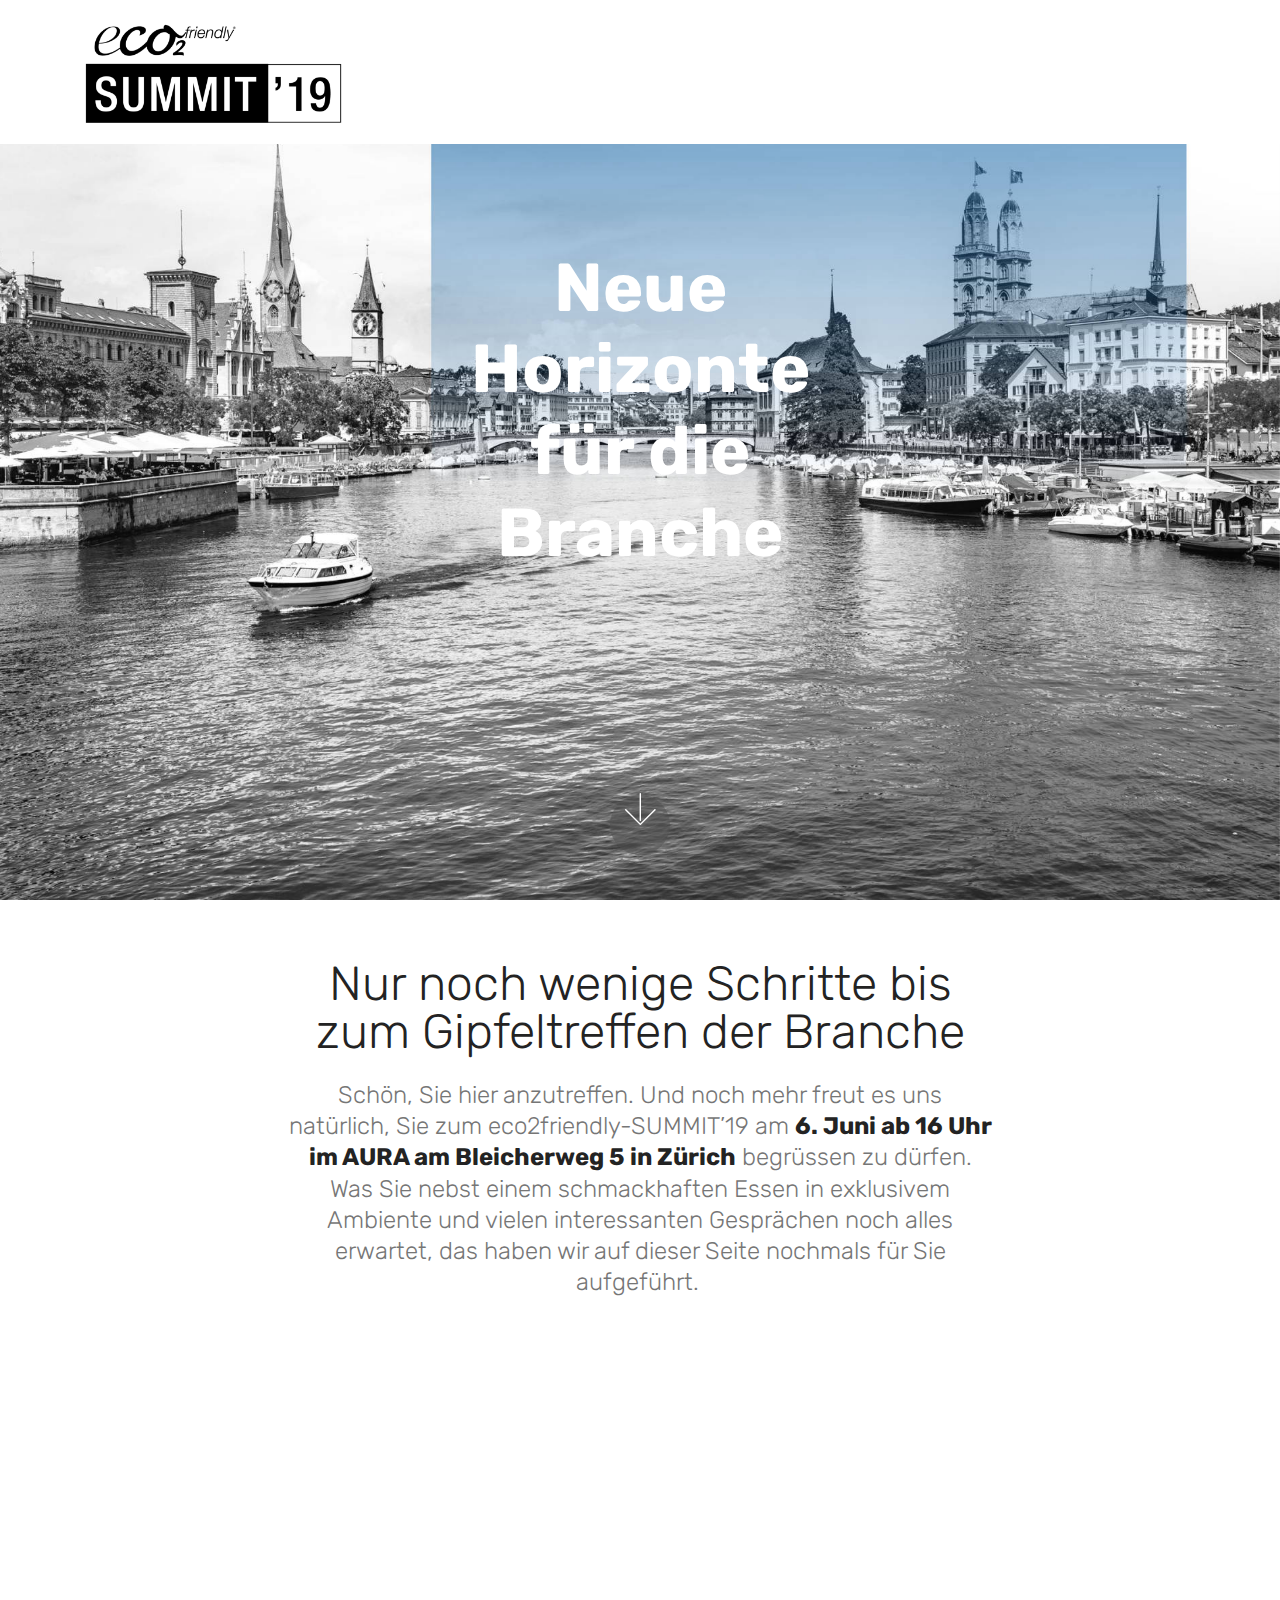
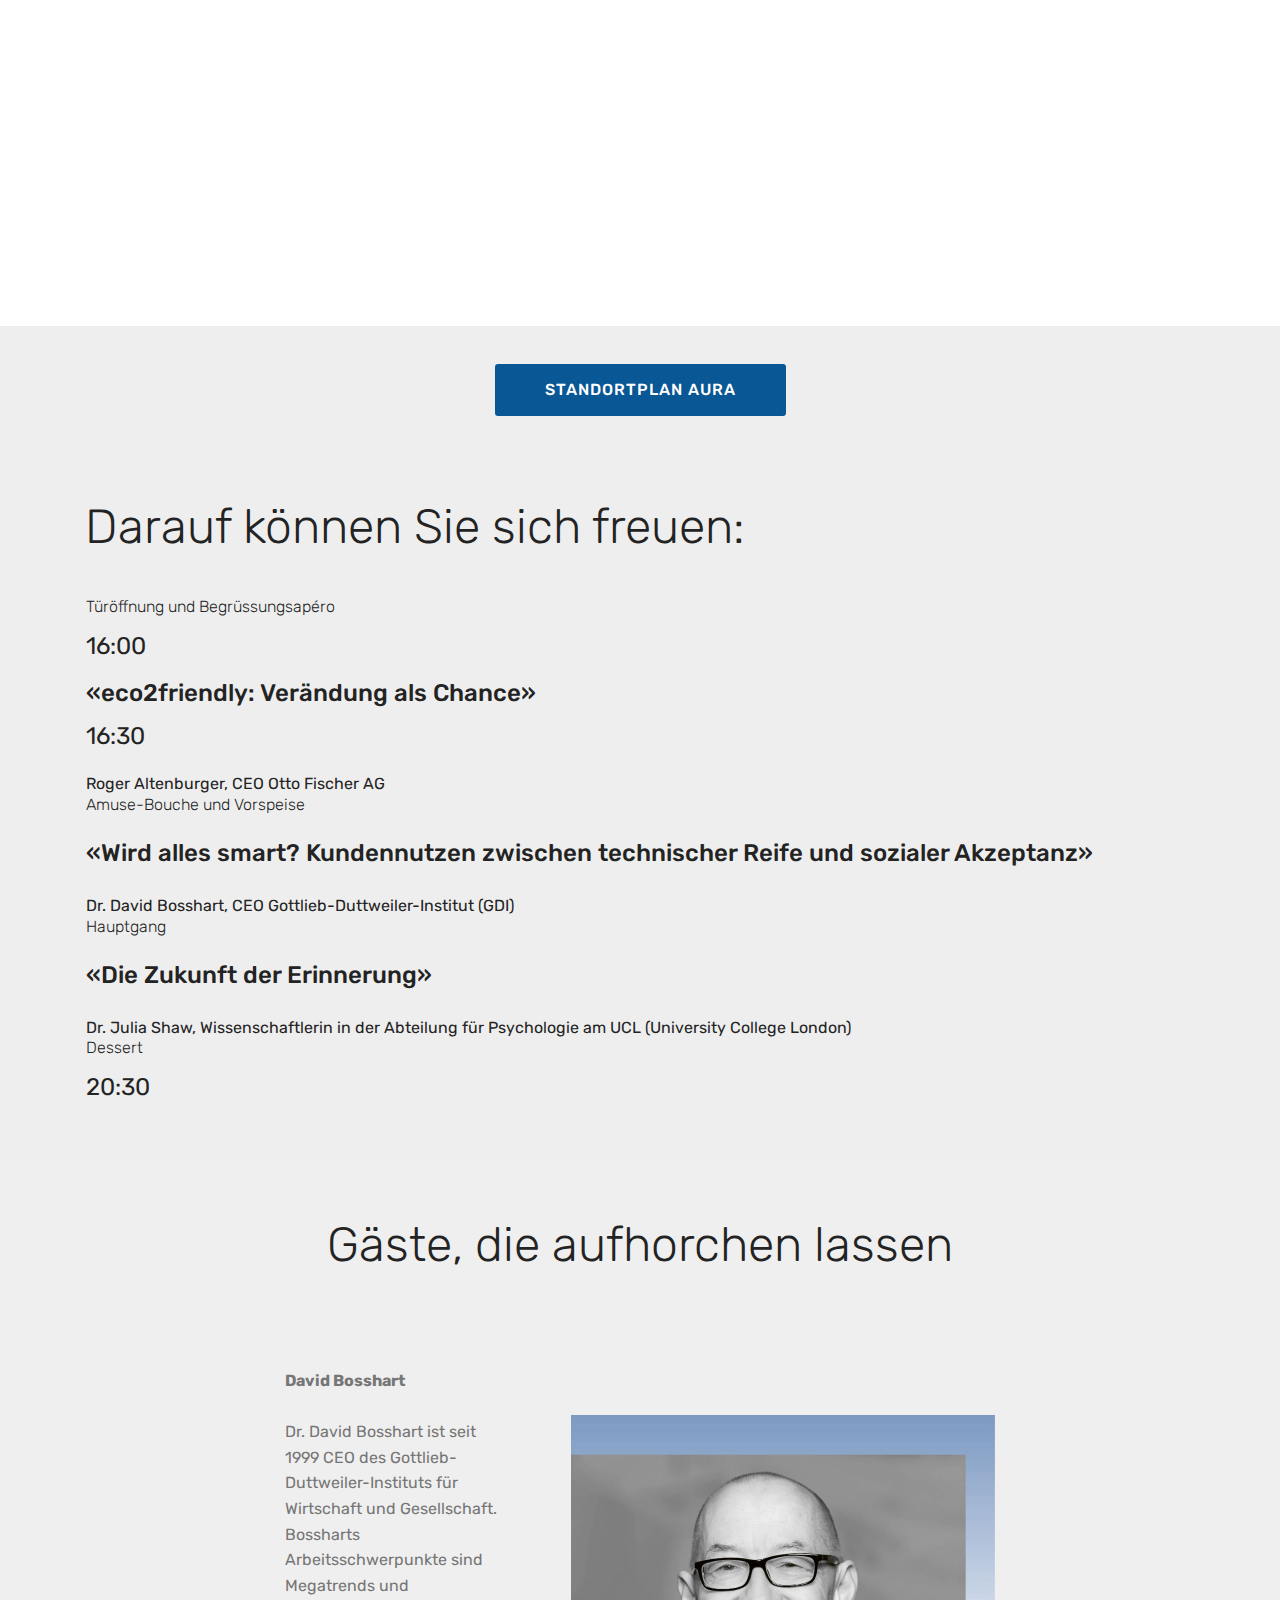
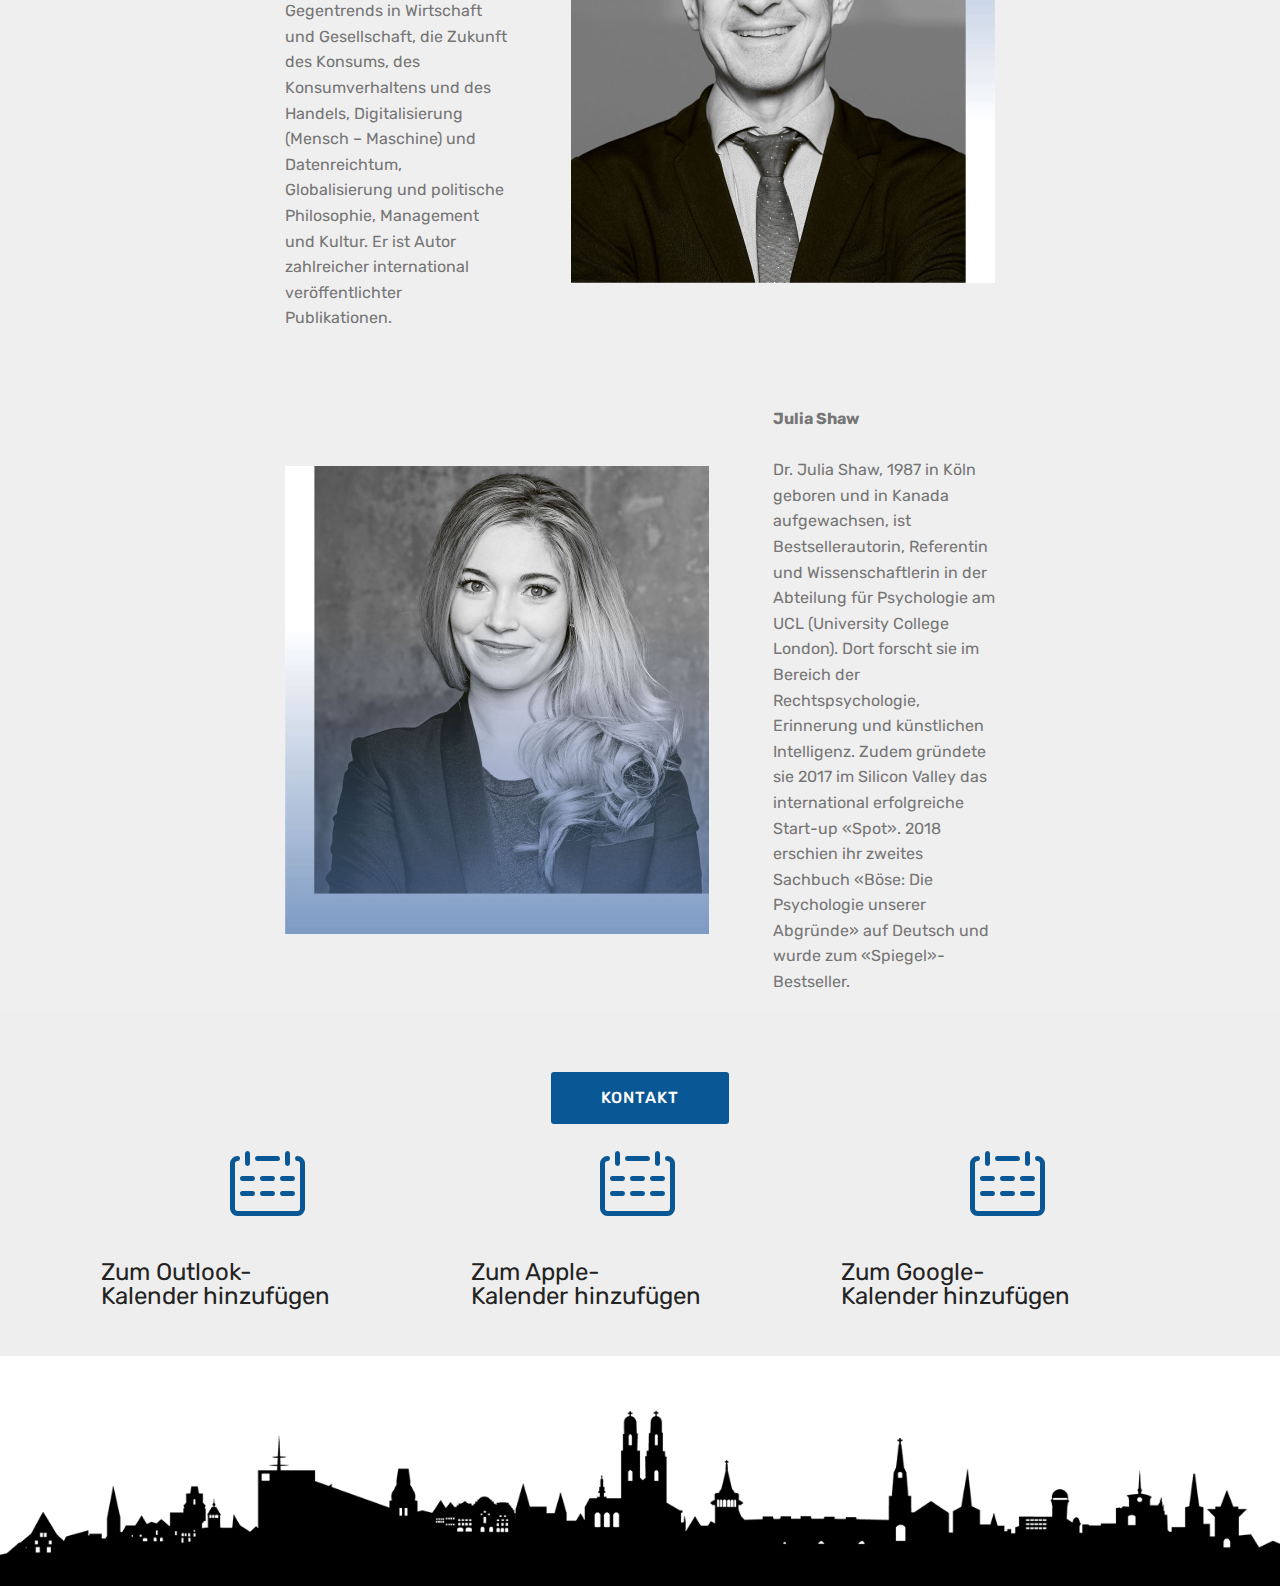
<file: index_new.html>
<!DOCTYPE html>
<html  >
<head>
  <!-- Site made with Mobirise Website Builder v4.10.1, https://mobirise.com -->
  <meta charset="UTF-8">
  <meta http-equiv="X-UA-Compatible" content="IE=edge">
  <meta name="generator" content="Mobirise v4.10.1, mobirise.com">
  <meta name="viewport" content="width=device-width, initial-scale=1, minimum-scale=1">
  <link rel="shortcut icon" href="assets/images/summit-19-logo-black-web-498x268.png" type="image/x-icon">
  <meta name="description" content="Das Gipfeltreffen der Elektroinstallationsbranche am 6. Juni 2019 im Aura in Zürich.">
  
  <title>eco2friendly-Summit'19</title>
  <link rel="stylesheet" href="assets/web/assets/mobirise-icons-bold/mobirise-icons-bold.css">
  <link rel="stylesheet" href="assets/web/assets/mobirise-icons/mobirise-icons.css">
  <link rel="stylesheet" href="assets/web/assets/mobirise-icons2/mobirise2.css">
  <link rel="stylesheet" href="assets/tether/tether.min.css">
  <link rel="stylesheet" href="assets/bootstrap/css/bootstrap.min.css">
  <link rel="stylesheet" href="assets/bootstrap/css/bootstrap-grid.min.css">
  <link rel="stylesheet" href="assets/bootstrap/css/bootstrap-reboot.min.css">
  <link rel="stylesheet" href="assets/dropdown/css/style.css">
  <link rel="stylesheet" href="assets/theme/css/style.css">
  <link rel="stylesheet" href="assets/mobirise/css/mbr-additional.css" type="text/css">
  
  
  
</head>
<body>
  <section class="menu cid-qTkzRZLJNu" once="menu" id="menu1-0">

    

    <nav class="navbar navbar-expand beta-menu navbar-dropdown align-items-center navbar-fixed-top navbar-toggleable-sm">
        <button class="navbar-toggler navbar-toggler-right" type="button" data-toggle="collapse" data-target="#navbarSupportedContent" aria-controls="navbarSupportedContent" aria-expanded="false" aria-label="Toggle navigation">
            <div class="hamburger">
                <span></span>
                <span></span>
                <span></span>
                <span></span>
            </div>
        </button>
        <div class="menu-logo">
            <div class="navbar-brand">
                <span class="navbar-logo">
                    
                         <img src="assets/images/summit-19-logo-black-web-498x268.png" alt="Mobirise" title="" style="height: 8rem;">
                    
                </span>
                
            </div>
        </div>
        <div class="collapse navbar-collapse" id="navbarSupportedContent">
            
            
        </div>
    </nav>
</section>

<section class="engine"><a href="https://mobirise.info/e">how to make a site</a></section><section class="cid-qTkA127IK8 mbr-fullscreen mbr-parallax-background" id="header2-1">

    

    

    <div class="container align-center">
        <div class="row justify-content-md-center">
            <div class="mbr-white col-md-10">
                <h1 class="mbr-section-title mbr-bold pb-3 mbr-fonts-style display-1">Neue <br>Horizonte<br>für die <br>Branche</h1>
                <h3 class="mbr-section-subtitle align-center mbr-light pb-3 mbr-fonts-style display-2"></h3>
                <p class="mbr-text pb-3 mbr-fonts-style display-5"></p>
                
            </div>
        </div>
    </div>
    <div class="mbr-arrow hidden-sm-down" aria-hidden="true">
        <a href="#next">
            <i class="mbri-down mbr-iconfont"></i>
        </a>
    </div>
</section>

<section class="mbr-section content4 cid-rm1Z5sJkJC" id="content4-1o">

    

    <div class="container">
        <div class="media-container-row">
            <div class="title col-12 col-md-8">
                <h2 class="align-center pb-3 mbr-fonts-style display-2">Nur noch wenige Schritte bis zum Gipfeltreffen der Branche</h2>
                <h3 class="mbr-section-subtitle align-center mbr-light mbr-fonts-style display-5">Schön, Sie hier anzutreffen. Und noch mehr freut es uns natürlich, Sie zum eco2friendly-SUMMIT’19 am <a href="https://www.aura-zurich.ch/kontakt/" target="_blank"><strong>6. Juni ab 16 Uhr im AURA am Bleicherweg 5 in Zürich</strong></a> begrüssen zu dürfen. Was Sie nebst einem schmackhaften Essen in exklusivem Ambiente und vielen interessanten Gesprächen noch alles erwartet, das haben wir auf dieser Seite nochmals für Sie aufgeführt.&nbsp;</h3>
                
            </div>
        </div>
    </div>
</section>

<section class="cid-rj4A2FPubE" id="video3-y">

    
    
    <figure class="mbr-figure align-center container">
        <div class="video-block" style="width: 80%;">
            <div><iframe class="mbr-embedded-video" src="https://www.youtube.com/embed/_bUtUz4ghQw?rel=0&amp;amp;showinfo=0&amp;autoplay=0&amp;loop=1&amp;playlist=_bUtUz4ghQw" width="1280" height="720" frameborder="0" allowfullscreen></iframe></div>
        </div>
    </figure>
</section>

<section class="header1 cid-rg5P7GW8Uo" id="header16-k">

    

    

    <div class="container">
        <div class="row justify-content-md-center">
            <div class="col-md-10 align-center">
                
                
                <p class="mbr-text pb-3 mbr-fonts-style display-5"></p>
                <div class="mbr-section-btn"><a class="btn btn-md btn-success display-4" href="https://www.aura-zurich.ch/kontakt/" target="_blank">STANDORTPLAN AURA</a></div>
            </div>
        </div>
    </div>

</section>

<section class="header1 cid-rg9yA2ZppT mbr-parallax-background" id="header1-m">

    

    

    <div class="container">
        <div class="row justify-content-md-center">
            <div class="mbr-white col-md-10">
                <h1 class="mbr-section-title align-center mbr-bold pb-3 mbr-fonts-style display-1"></h1>
                <h3 class="mbr-section-subtitle align-center mbr-light pb-3 mbr-fonts-style display-2"></h3>
                <p class="mbr-text align-center pb-3 mbr-fonts-style display-5"></p>
                
            </div>
        </div>
    </div>

</section>

<section class="services5 cid-rg9MElwy5E" id="services5-q">
    <!---->
    
    <!---->
    <!--Overlay-->
    
    <!--Container-->
    <div class="container">
        <div class="row">
            <!--Titles-->
            <div class="title pb-5 col-12">
                <h2 class="align-left mbr-fonts-style m-0 display-2">
                    Darauf können Sie sich freuen:</h2>
                
            </div>
            <!--Card-1-->
            <div class="card px-3 col-12">
                <div class="card-wrapper media-container-row media-container-row">
                    <div class="card-box">
                        <div class="top-line pb-3">
                            <h4 class="card-title mbr-fonts-style display-4">Türöffnung und Begrüssungsapéro</h4>
                            <p class="mbr-text cost mbr-fonts-style m-0 display-5">
                                16:00</p>
                        </div>
                        <div class="bottom-line">
                            <p class="mbr-text mbr-fonts-style m-0 b-descr display-7"></p>
                        </div>
                    </div>
                </div>
            </div>
            <!--Card-2-->
            <div class="card px-3 col-12">
                <div class="card-wrapper media-container-row media-container-row">
                    <div class="card-box">
                        <div class="top-line pb-3">
                            <h4 class="card-title mbr-fonts-style display-5">«eco2friendly: Verändung als Chance» 
</h4>
                            <p class="mbr-text cost mbr-fonts-style m-0 display-5">16:30</p>
                        </div>
                        <div class="bottom-line">
                            <p class="mbr-text mbr-fonts-style m-0 b-descr display-7">
                                Roger Altenburger, CEO Otto Fischer AG
                            </p>
                        </div>
                    </div>
                </div>
            </div>
            <!--Card-3-->
            <div class="card px-3 col-12">
                <div class="card-wrapper media-container-row media-container-row">
                    <div class="card-box">
                        <div class="top-line pb-3">
                            <h4 class="card-title mbr-fonts-style display-4">Amuse-Bouche und Vorspeise</h4>
                            <p class="mbr-text cost mbr-fonts-style m-0 display-5"></p>
                        </div>
                        <div class="bottom-line">
                            <p class="mbr-text mbr-fonts-style m-0 b-descr display-7"></p>
                        </div>
                    </div>
                </div>
            </div>
            <!--Card-4-->
            <div class="card px-3 col-12">
                <div class="card-wrapper media-container-row media-container-row">
                    <div class="card-box">
                        <div class="top-line pb-3">
                            <h4 class="card-title mbr-fonts-style display-5">«Wird alles smart? Kundennutzen zwischen technischer Reife und sozialer Akzeptanz»
</h4>
                            <p class="mbr-text cost mbr-fonts-style m-0 display-5"></p>
                        </div>
                        <div class="bottom-line">
                            <p class="mbr-text mbr-fonts-style m-0 b-descr display-7">
                                Dr. David Bosshart, CEO Gottlieb-Duttweiler-Institut (GDI)
                            </p>
                        </div>
                    </div>
                </div>
            </div>
            <!--Card-5-->
            <div class="card px-3 col-12">
                <div class="card-wrapper media-container-row media-container-row">
                    <div class="card-box">
                        <div class="top-line pb-3">
                            <h4 class="card-title mbr-fonts-style display-4">
                                Hauptgang
                            </h4>
                            <p class="mbr-text cost mbr-fonts-style m-0 display-5"></p>
                        </div>
                        <div class="bottom-line">
                            <p class="mbr-text mbr-fonts-style m-0 b-descr display-7"></p>
                        </div>
                    </div>
                </div>
            </div>
            <!--Card-6-->
            <div class="card px-3 col-12">
                <div class="card-wrapper media-container-row media-container-row">
                    <div class="card-box">
                        <div class="top-line pb-3">
                            <h4 class="card-title mbr-fonts-style display-5">«Die Zukunft der Erinnerung» 
</h4>
                            <p class="mbr-text cost mbr-fonts-style m-0 display-5"></p>
                        </div>
                        <div class="bottom-line">
                            <p class="mbr-text mbr-fonts-style m-0 b-descr display-7">
                                Dr. Julia Shaw, Wissenschaftlerin in der Abteilung für Psychologie am UCL (University College London)
                            </p>
                        </div>
                    </div>
                </div>
            </div>
            <!--Card-7-->
            <div class="card px-3 col-12">
                <div class="card-wrapper media-container-row media-container-row">
                    <div class="card-box">
                        <div class="top-line pb-3">
                            <h4 class="card-title mbr-fonts-style display-4">
                                Dessert
                            </h4>
                            <p class="mbr-text cost mbr-fonts-style m-0 display-5">
                                20:30<br><br></p>
                        </div>
                        <div class="bottom-line">
                            <p class="mbr-text mbr-fonts-style m-0 b-descr display-7"></p>
                        </div>
                    </div>
                </div>
            </div>
            <!--Card-8-->
            
            <!--Card-9-->
            
            <!--Card-10-->
            
            <!--Card-11-->
            
            <!--Card-12-->
            
        </div>
    </div>
</section>

<section class="mbr-section content4 cid-rgDy42IqzD" id="content4-x">

    

    <div class="container">
        <div class="media-container-row">
            <div class="title col-12 col-md-8">
                <h2 class="align-center pb-3 mbr-fonts-style display-2">Gäste, die aufhorchen lassen</h2>
                <h3 class="mbr-section-subtitle align-center mbr-light mbr-fonts-style display-5"></h3>
                
            </div>
        </div>
    </div>
</section>

<section class="mbr-section content6 cid-rg5NouSh04" id="content6-g">
    
     
    
    <div class="container">
        <div class="media-container-row">
            <div class="col-12 col-md-8">
                <div class="media-container-row">
                    <div class="mbr-figure" style="width: 200%;">
                      <img src="assets/images/david-bosshart-848x936.jpg" alt="Mobirise" title="">  
                    </div>
                    <div class="media-content">
                        <div class="mbr-section-text">
                            <p class="mbr-text mb-0 mbr-fonts-style display-7">
                               <strong>David Bosshart</strong><br><strong><br></strong>Dr. David Bosshart ist seit 1999 CEO
des Gottlieb-Duttweiler-Instituts für Wirtschaft
und Gesellschaft.
Bossharts
Arbeitsschwerpunkte
sind Megatrends
und Gegentrends
in Wirtschaft und
Gesellschaft,
die Zukunft des Konsums,
des Konsumverhaltens und des Handels,
Digitalisierung
(Mensch – Maschine)
und
Datenreichtum, Globalisierung und politische
Philosophie, Management
und
Kultur.
Er ist Autor zahlreicher international
veröffentlichter Publikationen.<br></p>
                        </div>
                    </div>
                </div>
            </div>
        </div>
    </div>
</section>

<section class="mbr-section content6 cid-rg5FeoOQgK" id="content6-9">
    
     
    
    <div class="container">
        <div class="media-container-row">
            <div class="col-12 col-md-8">
                <div class="media-container-row">
                    <div class="mbr-figure" style="width: 200%;">
                      <img src="assets/images/julia-shaw-848x936.jpg" alt="Mobirise" title="">  
                    </div>
                    <div class="media-content">
                        <div class="mbr-section-text">
                            <p class="mbr-text mb-0 mbr-fonts-style display-7">
                               <strong>Julia Shaw</strong><br><strong><br></strong>Dr. Julia Shaw, 1987 in Köln geboren und
in Kanada
aufgewachsen, ist Bestsellerautorin,
Referentin und Wissenschaftlerin
in der Abteilung für Psychologie am UCL
(University College London).
Dort forscht sie im Bereich der Rechtspsychologie,
Erinnerung
und künstlichen
Intelligenz. Zudem gründete sie 2017 im
Silicon
Valley das international erfolgreiche
Start-up «Spot». 2018 erschien ihr
zweites Sachbuch «Böse: Die Psychologie
unserer Abgründe» auf Deutsch und
wurde zum «Spiegel»-Bestseller.<br></p>
                        </div>
                    </div>
                </div>
            </div>
        </div>
    </div>
</section>

<section class="header1 cid-rg9z9FYnRR" id="header16-n">

    

    

    <div class="container">
        <div class="row justify-content-md-center">
            <div class="col-md-10 align-center">
                <h1 class="mbr-section-title mbr-bold pb-3 mbr-fonts-style display-1"></h1>
                
                <p class="mbr-text pb-3 mbr-fonts-style display-5"></p>
                <div class="mbr-section-btn"><a class="btn btn-md btn-success display-4" href="mailto:info@eco2friendly.ch">KONTAKT</a></div>
            </div>
        </div>
    </div>

</section>

<section class="features1 cid-rm1FS2ltUu" id="features1-1j">
    
    

    
    <div class="container">
        <div class="media-container-row">

            <div class="card p-3 col-12 col-md-6 col-lg-4">
                <div class="card-img pb-3">
                    <a href="http://iwakevin.myhostpoint.ch/test/eco2friendly-Summit.ics"><span class="mbr-iconfont mbrib-calendar" style="color: rgb(10, 87, 149); fill: rgb(10, 87, 149); font-size: 80px;"></span></a>
                </div>
                <div class="card-box">
                    <h4 class="card-title py-3 mbr-fonts-style display-5"><a href="http://iwakevin.myhostpoint.ch/test/eco2friendly-Summit.ics">
                        Zum Outlook-</a><br><a href="http://iwakevin.myhostpoint.ch/test/eco2friendly-Summit.ics">Kalender hinzufügen</a></h4>
                    <p class="mbr-text mbr-fonts-style display-7"></p>
                </div>
            </div>

            <div class="card p-3 col-12 col-md-6 col-lg-4">
                <div class="card-img pb-3">
                    <a href="http://iwakevin.myhostpoint.ch/test/eco2friendly-Summit.ics"><span class="mbr-iconfont mbrib-calendar" style="color: rgb(10, 87, 149); fill: rgb(10, 87, 149); font-size: 80px;"></span></a>
                </div>
                <div class="card-box">
                    <h4 class="card-title py-3 mbr-fonts-style display-5">
                        <a href="http://iwakevin.myhostpoint.ch/test/eco2friendly-Summit.ics" target="_blank">Zum Apple-<br>Kalender</a>&nbsp;<a href="http://iwakevin.myhostpoint.ch/test/eco2friendly-Summit.ics" target="_blank">hinzufügen</a></h4>
                    <p class="mbr-text mbr-fonts-style display-7"></p>
                </div>
            </div>

            <div class="card p-3 col-12 col-md-6 col-lg-4">
                <div class="card-img pb-3">
                    <a href="https://calendar.google.com/event?action=TEMPLATE&tmeid=MjYyNTd1Y203azc3ajRxOWRxMTNnM2RxcjEgZWNvMmZyaWVuZGx5QG0&tmsrc=eco2friendly%40gmail.com" target="_blank"><span class="mbr-iconfont mbrib-calendar" style="color: rgb(10, 87, 149); fill: rgb(10, 87, 149); font-size: 80px;"></span></a>
                </div>
                <div class="card-box">
                    <h4 class="card-title py-3 mbr-fonts-style display-5"><a href="https://calendar.google.com/event?action=TEMPLATE&tmeid=NGlwcjZ1cGhjb2s5NTcyNW5lYXB2c2ZxZmUgcGF0cmljay5ob2ZmbWFubkBt&tmsrc=patrick.hoffmann%40gmail.com" target="_blank"></a><em><a href="https://calendar.google.com/event?action=TEMPLATE&tmeid=MjYyNTd1Y203azc3ajRxOWRxMTNnM2RxcjEgZWNvMmZyaWVuZGx5QG0&tmsrc=eco2friendly%40gmail.com" target="_blank">Zum Google-</a><br><a href="https://calendar.google.com/event?action=TEMPLATE&tmeid=MjYyNTd1Y203azc3ajRxOWRxMTNnM2RxcjEgZWNvMmZyaWVuZGx5QG0&tmsrc=eco2friendly%40gmail.com" target="_blank">Kalender hinzufügen</a></em></h4>
                    <p class="mbr-text mbr-fonts-style display-7"></p>
                </div>
            </div>

            

        </div>

    </div>

</section>

<section class="cid-rg5EPQ0uS2" id="image3-7">

    

    <figure class="mbr-figure">
            <div class="image-block" style="width: 77%;">
                <img src="assets/images/skyline-zh-1560x280.png" width="1400" alt="Mobirise" title="">
                <figcaption class="mbr-figure-caption mbr-figure-caption-over">
                    <div class="container pb-5 mbr-white align-center mbr-fonts-style display-1"></div>
                </figcaption>
            </div>
    </figure>
</section>


  <script src="assets/web/assets/jquery/jquery.min.js"></script>
  <script src="assets/tether/tether.min.js"></script>
  <script src="assets/popper/popper.min.js"></script>
  <script src="assets/bootstrap/js/bootstrap.min.js"></script>
  <script src="assets/smoothscroll/smooth-scroll.js"></script>
  <script src="assets/touchswipe/jquery.touch-swipe.min.js"></script>
  <script src="assets/parallax/jarallax.min.js"></script>
  <script src="assets/dropdown/js/script.min.js"></script>
  <script src="assets/theme/js/script.js"></script>
  
  
 <div id="scrollToTop" class="scrollToTop mbr-arrow-up"><a style="text-align: center;"><i class="mbr-arrow-up-icon mbr-arrow-up-icon-cm cm-icon cm-icon-smallarrow-up"></i></a></div>
  </body>
</html>
</file>
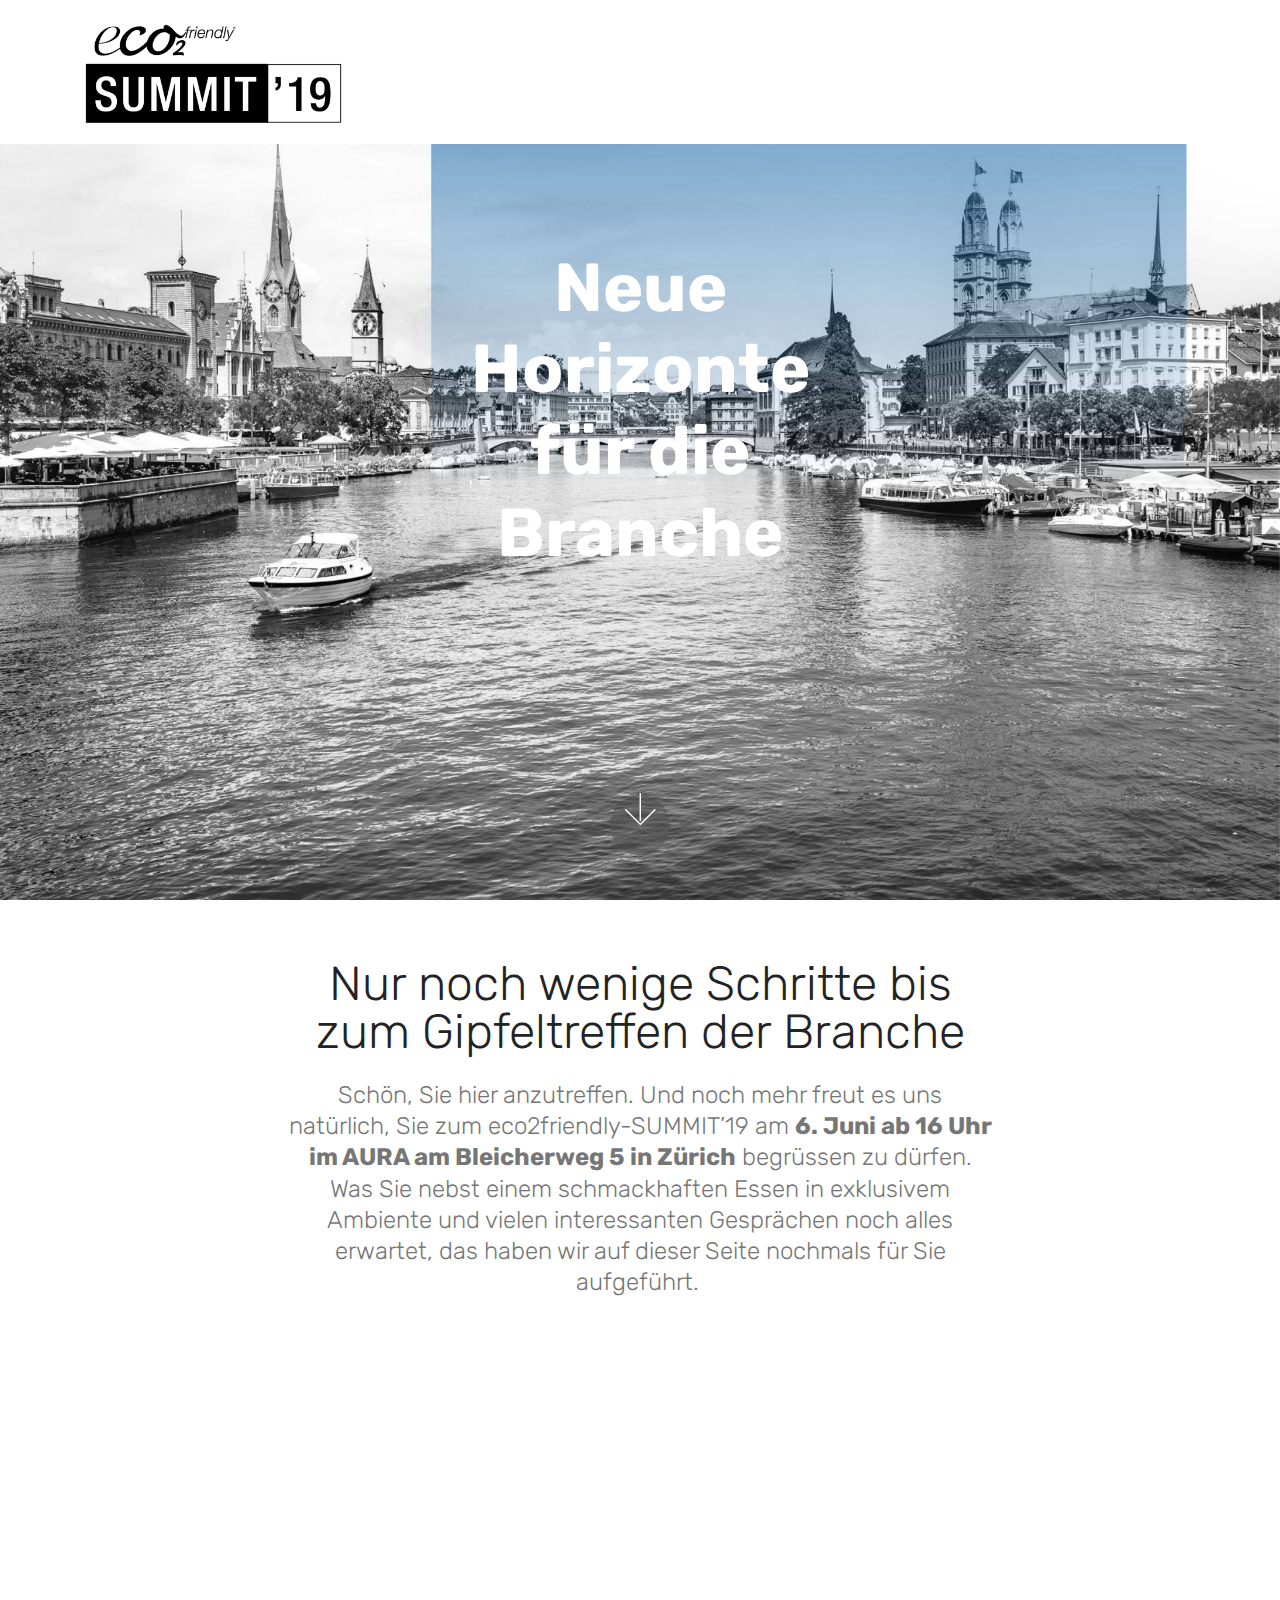
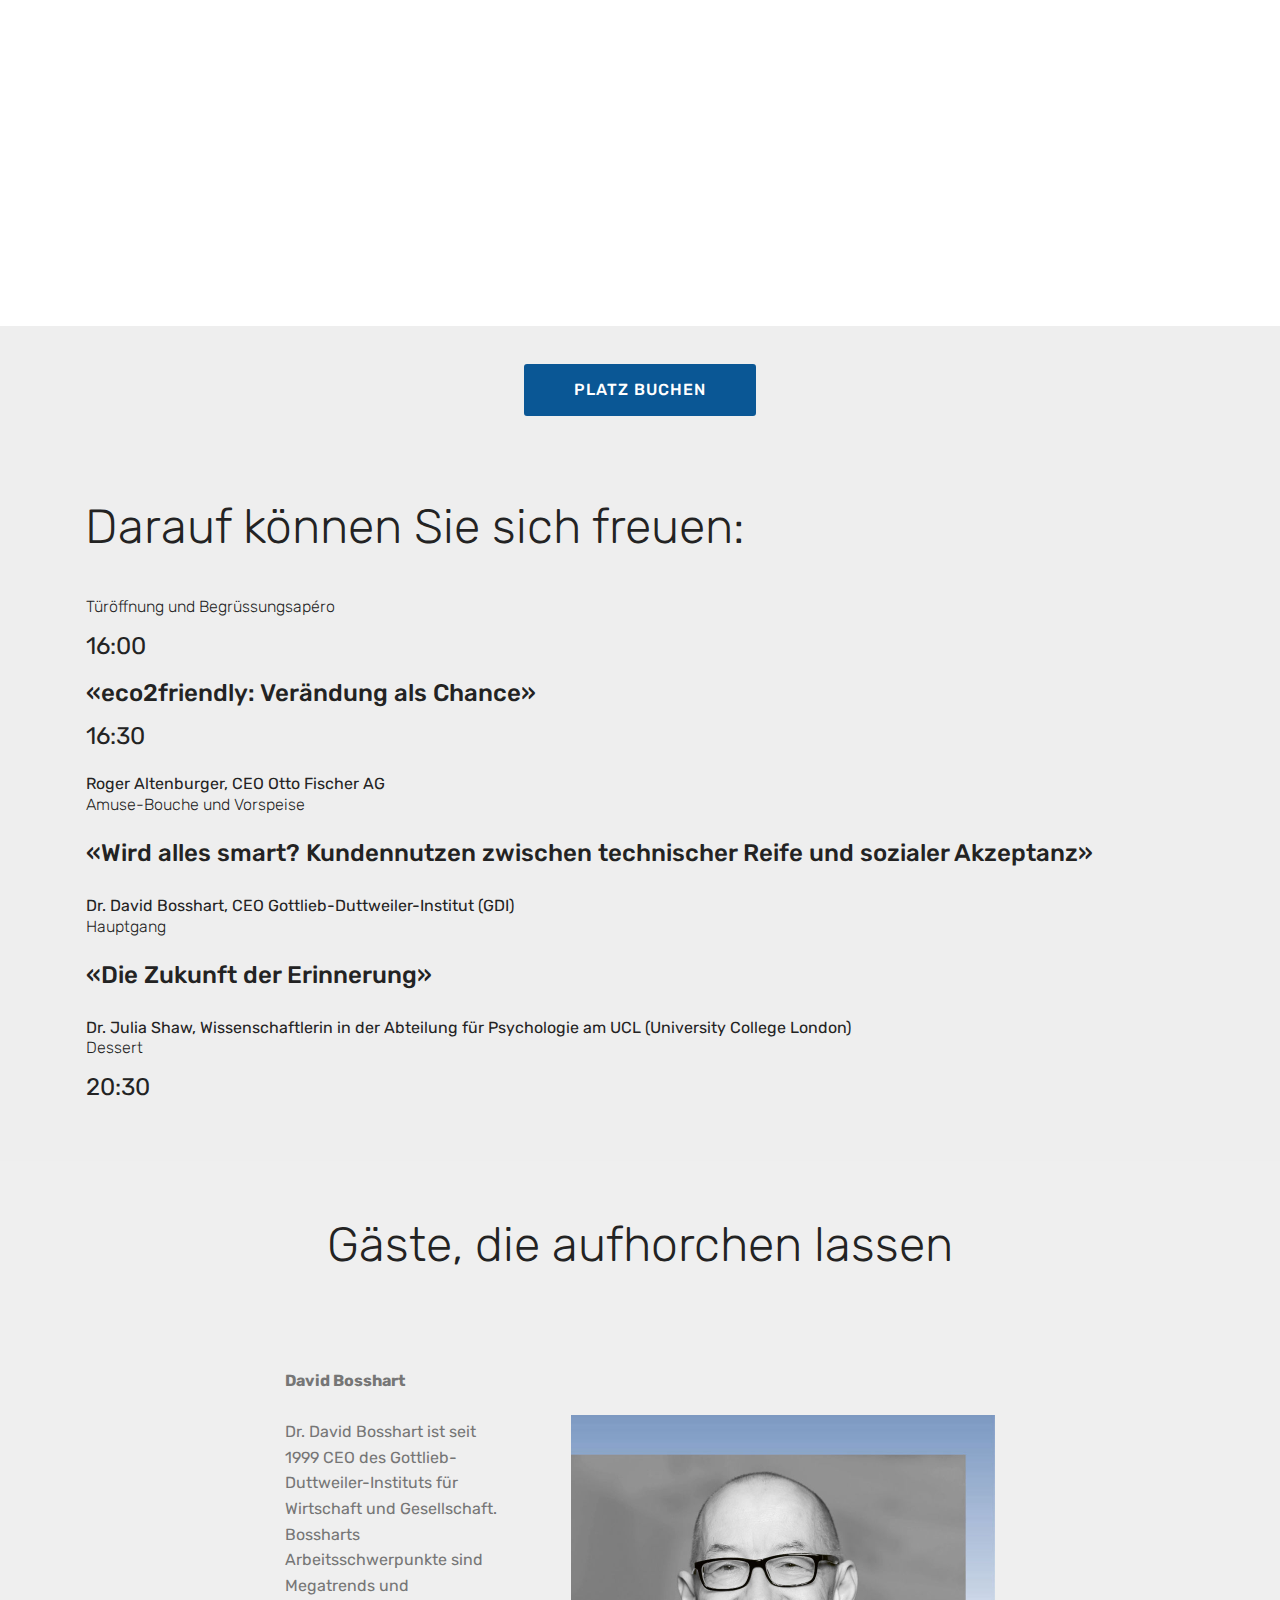
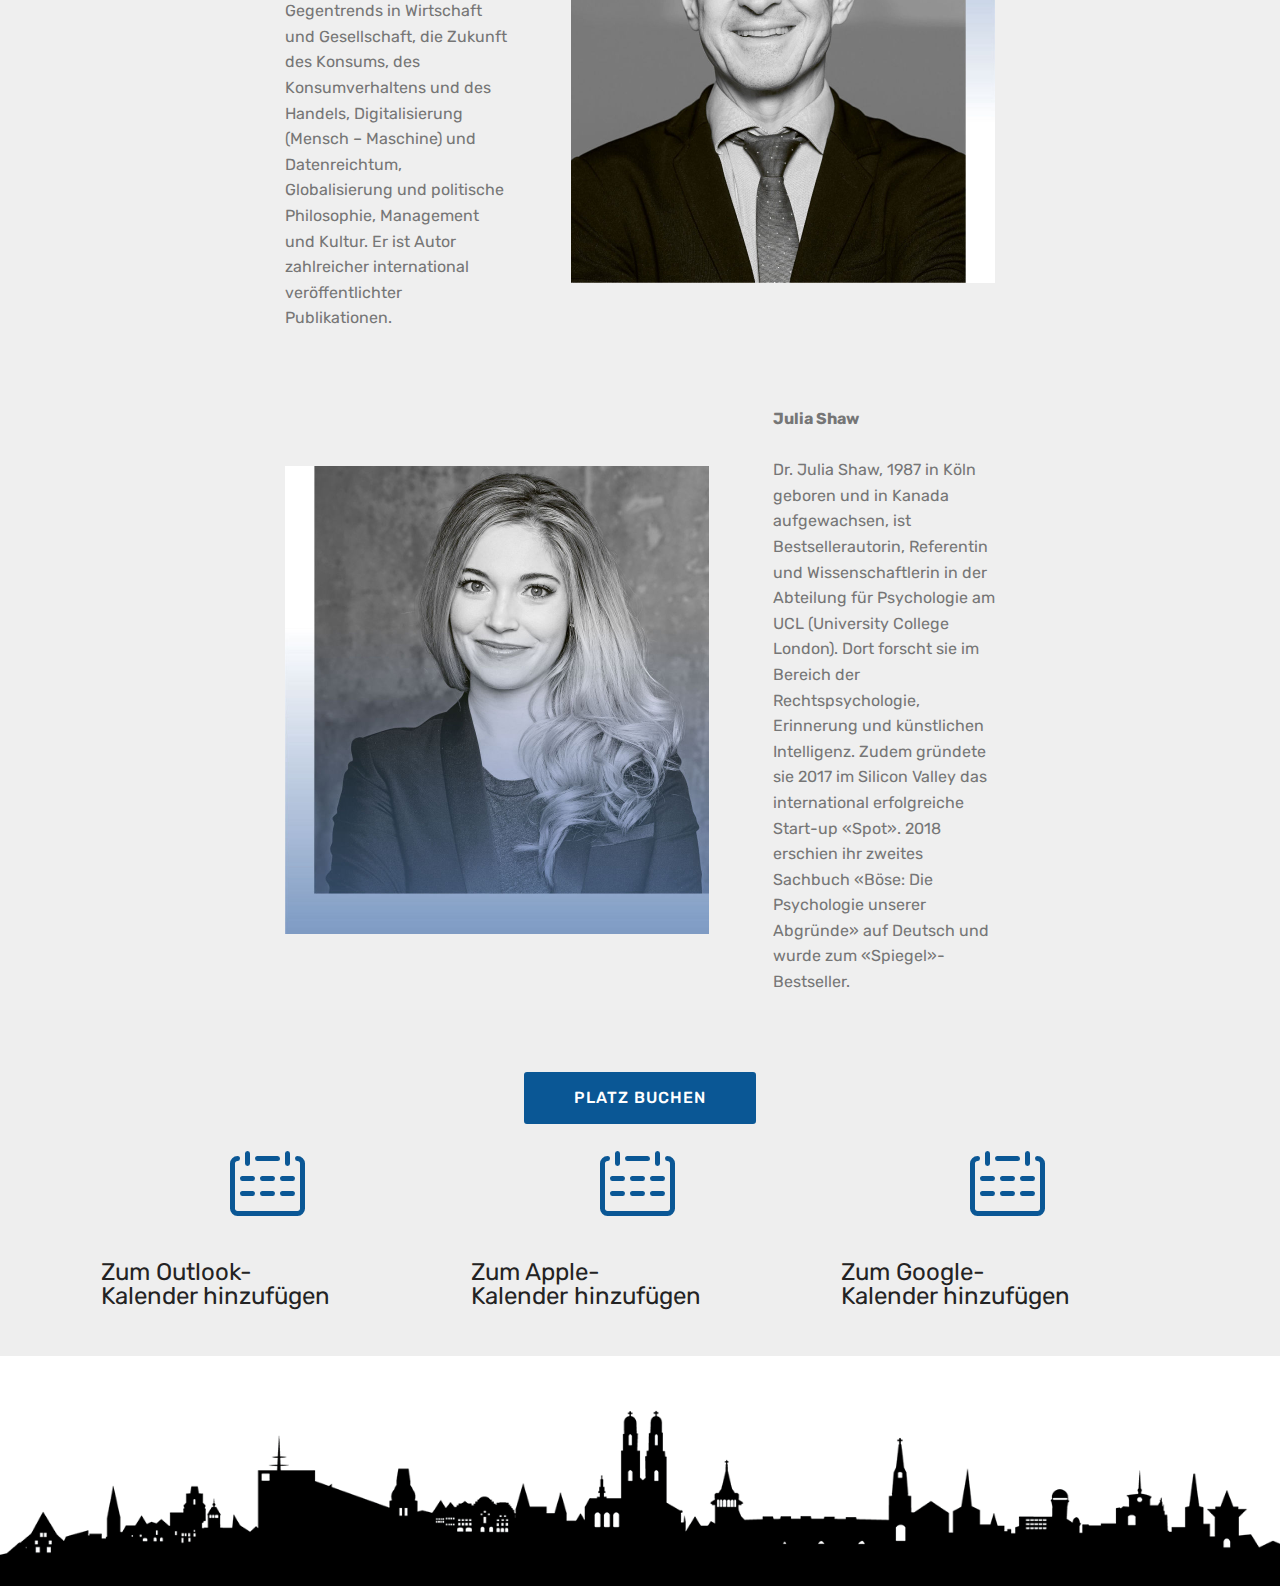
<file: index_old.html>
<!DOCTYPE html>
<html  >
<head>
  <!-- Site made with Mobirise Website Builder v4.9.6, https://mobirise.com -->
  <meta charset="UTF-8">
  <meta http-equiv="X-UA-Compatible" content="IE=edge">
  <meta name="generator" content="Mobirise v4.9.6, mobirise.com">
  <meta name="viewport" content="width=device-width, initial-scale=1, minimum-scale=1">
  <link rel="shortcut icon" href="assets/images/summit-19-logo-black-web-498x268.png" type="image/x-icon">
  <meta name="description" content="Das Gipfeltreffen der Elektroinstallationsbranche am 6. Juni 2019 im Aura in Zürich.">
  
  <title>eco2friendly-Summit'19</title>
  <link rel="stylesheet" href="assets/web/assets/mobirise-icons-bold/mobirise-icons-bold.css">
  <link rel="stylesheet" href="assets/web/assets/mobirise-icons/mobirise-icons.css">
  <link rel="stylesheet" href="assets/web/assets/mobirise-icons2/mobirise2.css">
  <link rel="stylesheet" href="assets/tether/tether.min.css">
  <link rel="stylesheet" href="assets/bootstrap/css/bootstrap.min.css">
  <link rel="stylesheet" href="assets/bootstrap/css/bootstrap-grid.min.css">
  <link rel="stylesheet" href="assets/bootstrap/css/bootstrap-reboot.min.css">
  <link rel="stylesheet" href="assets/dropdown/css/style.css">
  <link rel="stylesheet" href="assets/theme/css/style.css">
  <link rel="stylesheet" href="assets/mobirise/css/mbr-additional.css" type="text/css">
  
  
  
</head>
<body>
  <section class="menu cid-qTkzRZLJNu" once="menu" id="menu1-0">

    

    <nav class="navbar navbar-expand beta-menu navbar-dropdown align-items-center navbar-fixed-top navbar-toggleable-sm">
        <button class="navbar-toggler navbar-toggler-right" type="button" data-toggle="collapse" data-target="#navbarSupportedContent" aria-controls="navbarSupportedContent" aria-expanded="false" aria-label="Toggle navigation">
            <div class="hamburger">
                <span></span>
                <span></span>
                <span></span>
                <span></span>
            </div>
        </button>
        <div class="menu-logo">
            <div class="navbar-brand">
                <span class="navbar-logo">
                    
                         <img src="assets/images/summit-19-logo-black-web-498x268.png" alt="Mobirise" title="" style="height: 8rem;">
                    
                </span>
                
            </div>
        </div>
        <div class="collapse navbar-collapse" id="navbarSupportedContent">
            
            
        </div>
    </nav>
</section>

<section class="engine"><a href="https://mobirise.info/m">site design templates</a></section><section class="cid-qTkA127IK8 mbr-fullscreen mbr-parallax-background" id="header2-1">

    

    

    <div class="container align-center">
        <div class="row justify-content-md-center">
            <div class="mbr-white col-md-10">
                <h1 class="mbr-section-title mbr-bold pb-3 mbr-fonts-style display-1">Neue <br>Horizonte<br>für die <br>Branche</h1>
                <h3 class="mbr-section-subtitle align-center mbr-light pb-3 mbr-fonts-style display-2"></h3>
                <p class="mbr-text pb-3 mbr-fonts-style display-5"></p>
                
            </div>
        </div>
    </div>
    <div class="mbr-arrow hidden-sm-down" aria-hidden="true">
        <a href="#next">
            <i class="mbri-down mbr-iconfont"></i>
        </a>
    </div>
</section>

<section class="mbr-section content4 cid-rm1Z5sJkJC" id="content4-1o">

    

    <div class="container">
        <div class="media-container-row">
            <div class="title col-12 col-md-8">
                <h2 class="align-center pb-3 mbr-fonts-style display-2">Nur noch wenige Schritte bis zum Gipfeltreffen der Branche</h2>
                <h3 class="mbr-section-subtitle align-center mbr-light mbr-fonts-style display-5">Schön, Sie hier anzutreffen. Und noch mehr freut es uns natürlich, Sie zum eco2friendly-SUMMIT’19 am <strong>6. Juni ab 16 Uhr im AURA am Bleicherweg 5 in Zürich</strong> begrüssen zu dürfen. Was Sie nebst einem schmackhaften Essen in exklusivem Ambiente und vielen interessanten Gesprächen noch alles erwartet, das haben wir auf dieser Seite nochmals für Sie aufgeführt.&nbsp;</h3>
                
            </div>
        </div>
    </div>
</section>

<section class="cid-rj4A2FPubE" id="video3-y">

    
    
    <figure class="mbr-figure align-center container">
        <div class="video-block" style="width: 80%;">
            <div><iframe class="mbr-embedded-video" src="https://www.youtube.com/embed/_bUtUz4ghQw?rel=0&amp;amp;showinfo=0&amp;autoplay=0&amp;loop=1&amp;playlist=_bUtUz4ghQw" width="1280" height="720" frameborder="0" allowfullscreen></iframe></div>
        </div>
    </figure>
</section>

<section class="header1 cid-rg5P7GW8Uo" id="header16-k">

    

    

    <div class="container">
        <div class="row justify-content-md-center">
            <div class="col-md-10 align-center">
                
                
                <p class="mbr-text pb-3 mbr-fonts-style display-5"></p>
                <div class="mbr-section-btn"><a class="btn btn-md btn-success display-4" href="http://www.ticketino.com/de/Event/eco2friendly-SUMMIT-19/80761" target="_blank">PLATZ BUCHEN</a></div>
            </div>
        </div>
    </div>

</section>

<section class="header1 cid-rg9yA2ZppT mbr-parallax-background" id="header1-m">

    

    

    <div class="container">
        <div class="row justify-content-md-center">
            <div class="mbr-white col-md-10">
                <h1 class="mbr-section-title align-center mbr-bold pb-3 mbr-fonts-style display-1"></h1>
                <h3 class="mbr-section-subtitle align-center mbr-light pb-3 mbr-fonts-style display-2"></h3>
                <p class="mbr-text align-center pb-3 mbr-fonts-style display-5"></p>
                
            </div>
        </div>
    </div>

</section>

<section class="services5 cid-rg9MElwy5E" id="services5-q">
    <!---->
    
    <!---->
    <!--Overlay-->
    
    <!--Container-->
    <div class="container">
        <div class="row">
            <!--Titles-->
            <div class="title pb-5 col-12">
                <h2 class="align-left mbr-fonts-style m-0 display-2">
                    Darauf können Sie sich freuen:</h2>
                
            </div>
            <!--Card-1-->
            <div class="card px-3 col-12">
                <div class="card-wrapper media-container-row media-container-row">
                    <div class="card-box">
                        <div class="top-line pb-3">
                            <h4 class="card-title mbr-fonts-style display-4">Türöffnung und Begrüssungsapéro</h4>
                            <p class="mbr-text cost mbr-fonts-style m-0 display-5">
                                16:00</p>
                        </div>
                        <div class="bottom-line">
                            <p class="mbr-text mbr-fonts-style m-0 b-descr display-7"></p>
                        </div>
                    </div>
                </div>
            </div>
            <!--Card-2-->
            <div class="card px-3 col-12">
                <div class="card-wrapper media-container-row media-container-row">
                    <div class="card-box">
                        <div class="top-line pb-3">
                            <h4 class="card-title mbr-fonts-style display-5">«eco2friendly: Verändung als Chance» 
</h4>
                            <p class="mbr-text cost mbr-fonts-style m-0 display-5">16:30</p>
                        </div>
                        <div class="bottom-line">
                            <p class="mbr-text mbr-fonts-style m-0 b-descr display-7">
                                Roger Altenburger, CEO Otto Fischer AG
                            </p>
                        </div>
                    </div>
                </div>
            </div>
            <!--Card-3-->
            <div class="card px-3 col-12">
                <div class="card-wrapper media-container-row media-container-row">
                    <div class="card-box">
                        <div class="top-line pb-3">
                            <h4 class="card-title mbr-fonts-style display-4">Amuse-Bouche und Vorspeise</h4>
                            <p class="mbr-text cost mbr-fonts-style m-0 display-5"></p>
                        </div>
                        <div class="bottom-line">
                            <p class="mbr-text mbr-fonts-style m-0 b-descr display-7"></p>
                        </div>
                    </div>
                </div>
            </div>
            <!--Card-4-->
            <div class="card px-3 col-12">
                <div class="card-wrapper media-container-row media-container-row">
                    <div class="card-box">
                        <div class="top-line pb-3">
                            <h4 class="card-title mbr-fonts-style display-5">«Wird alles smart? Kundennutzen zwischen technischer Reife und sozialer Akzeptanz»
</h4>
                            <p class="mbr-text cost mbr-fonts-style m-0 display-5"></p>
                        </div>
                        <div class="bottom-line">
                            <p class="mbr-text mbr-fonts-style m-0 b-descr display-7">
                                Dr. David Bosshart, CEO Gottlieb-Duttweiler-Institut (GDI)
                            </p>
                        </div>
                    </div>
                </div>
            </div>
            <!--Card-5-->
            <div class="card px-3 col-12">
                <div class="card-wrapper media-container-row media-container-row">
                    <div class="card-box">
                        <div class="top-line pb-3">
                            <h4 class="card-title mbr-fonts-style display-4">
                                Hauptgang
                            </h4>
                            <p class="mbr-text cost mbr-fonts-style m-0 display-5"></p>
                        </div>
                        <div class="bottom-line">
                            <p class="mbr-text mbr-fonts-style m-0 b-descr display-7"></p>
                        </div>
                    </div>
                </div>
            </div>
            <!--Card-6-->
            <div class="card px-3 col-12">
                <div class="card-wrapper media-container-row media-container-row">
                    <div class="card-box">
                        <div class="top-line pb-3">
                            <h4 class="card-title mbr-fonts-style display-5">«Die Zukunft der Erinnerung» 
</h4>
                            <p class="mbr-text cost mbr-fonts-style m-0 display-5"></p>
                        </div>
                        <div class="bottom-line">
                            <p class="mbr-text mbr-fonts-style m-0 b-descr display-7">
                                Dr. Julia Shaw, Wissenschaftlerin in der Abteilung für Psychologie am UCL (University College London)
                            </p>
                        </div>
                    </div>
                </div>
            </div>
            <!--Card-7-->
            <div class="card px-3 col-12">
                <div class="card-wrapper media-container-row media-container-row">
                    <div class="card-box">
                        <div class="top-line pb-3">
                            <h4 class="card-title mbr-fonts-style display-4">
                                Dessert
                            </h4>
                            <p class="mbr-text cost mbr-fonts-style m-0 display-5">
                                20:30<br><br></p>
                        </div>
                        <div class="bottom-line">
                            <p class="mbr-text mbr-fonts-style m-0 b-descr display-7"></p>
                        </div>
                    </div>
                </div>
            </div>
            <!--Card-8-->
            
            <!--Card-9-->
            
            <!--Card-10-->
            
            <!--Card-11-->
            
            <!--Card-12-->
            
        </div>
    </div>
</section>

<section class="mbr-section content4 cid-rgDy42IqzD" id="content4-x">

    

    <div class="container">
        <div class="media-container-row">
            <div class="title col-12 col-md-8">
                <h2 class="align-center pb-3 mbr-fonts-style display-2">Gäste, die aufhorchen lassen</h2>
                <h3 class="mbr-section-subtitle align-center mbr-light mbr-fonts-style display-5"></h3>
                
            </div>
        </div>
    </div>
</section>

<section class="mbr-section content6 cid-rg5NouSh04" id="content6-g">
    
     
    
    <div class="container">
        <div class="media-container-row">
            <div class="col-12 col-md-8">
                <div class="media-container-row">
                    <div class="mbr-figure" style="width: 200%;">
                      <img src="assets/images/david-bosshart-848x936.jpg" alt="Mobirise" title="">  
                    </div>
                    <div class="media-content">
                        <div class="mbr-section-text">
                            <p class="mbr-text mb-0 mbr-fonts-style display-7">
                               <strong>David Bosshart</strong><br><strong><br></strong>Dr. David Bosshart ist seit 1999 CEO
des Gottlieb-Duttweiler-Instituts für Wirtschaft
und Gesellschaft.
Bossharts
Arbeitsschwerpunkte
sind Megatrends
und Gegentrends
in Wirtschaft und
Gesellschaft,
die Zukunft des Konsums,
des Konsumverhaltens und des Handels,
Digitalisierung
(Mensch – Maschine)
und
Datenreichtum, Globalisierung und politische
Philosophie, Management
und
Kultur.
Er ist Autor zahlreicher international
veröffentlichter Publikationen.<br></p>
                        </div>
                    </div>
                </div>
            </div>
        </div>
    </div>
</section>

<section class="mbr-section content6 cid-rg5FeoOQgK" id="content6-9">
    
     
    
    <div class="container">
        <div class="media-container-row">
            <div class="col-12 col-md-8">
                <div class="media-container-row">
                    <div class="mbr-figure" style="width: 200%;">
                      <img src="assets/images/julia-shaw-848x936.jpg" alt="Mobirise" title="">  
                    </div>
                    <div class="media-content">
                        <div class="mbr-section-text">
                            <p class="mbr-text mb-0 mbr-fonts-style display-7">
                               <strong>Julia Shaw</strong><br><strong><br></strong>Dr. Julia Shaw, 1987 in Köln geboren und
in Kanada
aufgewachsen, ist Bestsellerautorin,
Referentin und Wissenschaftlerin
in der Abteilung für Psychologie am UCL
(University College London).
Dort forscht sie im Bereich der Rechtspsychologie,
Erinnerung
und künstlichen
Intelligenz. Zudem gründete sie 2017 im
Silicon
Valley das international erfolgreiche
Start-up «Spot». 2018 erschien ihr
zweites Sachbuch «Böse: Die Psychologie
unserer Abgründe» auf Deutsch und
wurde zum «Spiegel»-Bestseller.<br></p>
                        </div>
                    </div>
                </div>
            </div>
        </div>
    </div>
</section>

<section class="header1 cid-rg9z9FYnRR" id="header16-n">

    

    

    <div class="container">
        <div class="row justify-content-md-center">
            <div class="col-md-10 align-center">
                <h1 class="mbr-section-title mbr-bold pb-3 mbr-fonts-style display-1"></h1>
                
                <p class="mbr-text pb-3 mbr-fonts-style display-5"></p>
                <div class="mbr-section-btn"><a class="btn btn-md btn-success display-4" href="http://www.ticketino.com/de/Event/eco2friendly-SUMMIT-19/80761" target="_blank">PLATZ BUCHEN</a></div>
            </div>
        </div>
    </div>

</section>

<section class="features1 cid-rm1FS2ltUu" id="features1-1j">
    
    

    
    <div class="container">
        <div class="media-container-row">

            <div class="card p-3 col-12 col-md-6 col-lg-4">
                <div class="card-img pb-3">
                    <a href="http://iwakevin.myhostpoint.ch/test/eco2friendly-Summit.ics"><span class="mbr-iconfont mbrib-calendar" style="color: rgb(10, 87, 149); fill: rgb(10, 87, 149); font-size: 80px;"></span></a>
                </div>
                <div class="card-box">
                    <h4 class="card-title py-3 mbr-fonts-style display-5"><a href="http://iwakevin.myhostpoint.ch/test/eco2friendly-Summit.ics">
                        Zum Outlook-</a><br><a href="http://iwakevin.myhostpoint.ch/test/eco2friendly-Summit.ics">Kalender hinzufügen</a></h4>
                    <p class="mbr-text mbr-fonts-style display-7"></p>
                </div>
            </div>

            <div class="card p-3 col-12 col-md-6 col-lg-4">
                <div class="card-img pb-3">
                    <a href="http://iwakevin.myhostpoint.ch/test/eco2friendly-Summit.ics"><span class="mbr-iconfont mbrib-calendar" style="color: rgb(10, 87, 149); fill: rgb(10, 87, 149); font-size: 80px;"></span></a>
                </div>
                <div class="card-box">
                    <h4 class="card-title py-3 mbr-fonts-style display-5">
                        <a href="http://iwakevin.myhostpoint.ch/test/eco2friendly-Summit.ics" target="_blank">Zum Apple-<br>Kalender</a>&nbsp;<a href="http://iwakevin.myhostpoint.ch/test/eco2friendly-Summit.ics" target="_blank">hinzufügen</a></h4>
                    <p class="mbr-text mbr-fonts-style display-7"></p>
                </div>
            </div>

            <div class="card p-3 col-12 col-md-6 col-lg-4">
                <div class="card-img pb-3">
                    <a href="https://calendar.google.com/event?action=TEMPLATE&tmeid=MjYyNTd1Y203azc3ajRxOWRxMTNnM2RxcjEgZWNvMmZyaWVuZGx5QG0&tmsrc=eco2friendly%40gmail.com" target="_blank"><span class="mbr-iconfont mbrib-calendar" style="color: rgb(10, 87, 149); fill: rgb(10, 87, 149); font-size: 80px;"></span></a>
                </div>
                <div class="card-box">
                    <h4 class="card-title py-3 mbr-fonts-style display-5"><a href="https://calendar.google.com/event?action=TEMPLATE&tmeid=NGlwcjZ1cGhjb2s5NTcyNW5lYXB2c2ZxZmUgcGF0cmljay5ob2ZmbWFubkBt&tmsrc=patrick.hoffmann%40gmail.com" target="_blank"></a><em><a href="https://calendar.google.com/event?action=TEMPLATE&tmeid=MjYyNTd1Y203azc3ajRxOWRxMTNnM2RxcjEgZWNvMmZyaWVuZGx5QG0&tmsrc=eco2friendly%40gmail.com" target="_blank">Zum Google-</a><br><a href="https://calendar.google.com/event?action=TEMPLATE&tmeid=MjYyNTd1Y203azc3ajRxOWRxMTNnM2RxcjEgZWNvMmZyaWVuZGx5QG0&tmsrc=eco2friendly%40gmail.com" target="_blank">Kalender hinzufügen</a></em></h4>
                    <p class="mbr-text mbr-fonts-style display-7"></p>
                </div>
            </div>

            

        </div>

    </div>

</section>

<section class="cid-rg5EPQ0uS2" id="image3-7">

    

    <figure class="mbr-figure">
            <div class="image-block" style="width: 77%;">
                <img src="assets/images/skyline-zh-1560x280.png" width="1400" alt="Mobirise" title="">
                <figcaption class="mbr-figure-caption mbr-figure-caption-over">
                    <div class="container pb-5 mbr-white align-center mbr-fonts-style display-1"></div>
                </figcaption>
            </div>
    </figure>
</section>


  <script src="assets/web/assets/jquery/jquery.min.js"></script>
  <script src="assets/tether/tether.min.js"></script>
  <script src="assets/popper/popper.min.js"></script>
  <script src="assets/bootstrap/js/bootstrap.min.js"></script>
  <script src="assets/smoothscroll/smooth-scroll.js"></script>
  <script src="assets/touchswipe/jquery.touch-swipe.min.js"></script>
  <script src="assets/parallax/jarallax.min.js"></script>
  <script src="assets/dropdown/js/script.min.js"></script>
  <script src="assets/theme/js/script.js"></script>
  
  
 <div id="scrollToTop" class="scrollToTop mbr-arrow-up"><a style="text-align: center;"><i class="mbr-arrow-up-icon mbr-arrow-up-icon-cm cm-icon cm-icon-smallarrow-up"></i></a></div>
  </body>
</html>
</file>
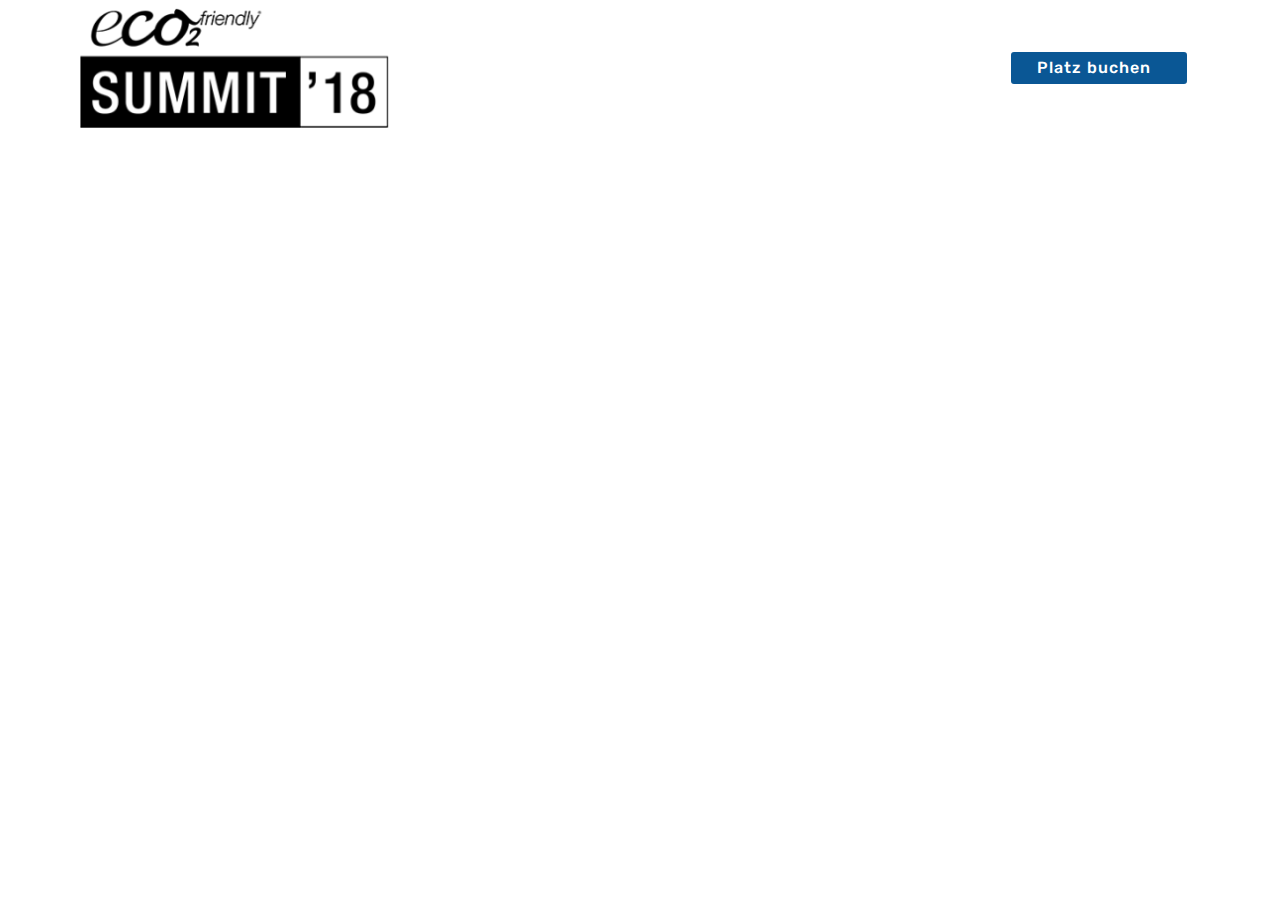
<file: page1.html>
<!DOCTYPE html>
<html >
<head>
  <!-- Site made with Mobirise Website Builder v4.9.3, https://mobirise.com -->
  <meta charset="UTF-8">
  <meta http-equiv="X-UA-Compatible" content="IE=edge">
  <meta name="generator" content="Mobirise v4.9.3, mobirise.com">
  <meta name="viewport" content="width=device-width, initial-scale=1, minimum-scale=1">
  <link rel="shortcut icon" href="assets/images/summit-19-logo-black-620x240.png" type="image/x-icon">
  <meta name="description" content="Site Creator Description">
  <title>Page 1</title>
  <link rel="stylesheet" href="assets/web/assets/mobirise-icons2/mobirise2.css">
  <link rel="stylesheet" href="assets/tether/tether.min.css">
  <link rel="stylesheet" href="assets/bootstrap/css/bootstrap.min.css">
  <link rel="stylesheet" href="assets/bootstrap/css/bootstrap-grid.min.css">
  <link rel="stylesheet" href="assets/bootstrap/css/bootstrap-reboot.min.css">
  <link rel="stylesheet" href="assets/dropdown/css/style.css">
  <link rel="stylesheet" href="assets/theme/css/style.css">
  <link rel="stylesheet" href="assets/mobirise/css/mbr-additional.css" type="text/css">
  
  
  
</head>
<body>
  <section class="menu cid-qTkzRZLJNu" once="menu" id="menu1-l">

    

    <nav class="navbar navbar-expand beta-menu navbar-dropdown align-items-center navbar-fixed-top navbar-toggleable-sm">
        <button class="navbar-toggler navbar-toggler-right" type="button" data-toggle="collapse" data-target="#navbarSupportedContent" aria-controls="navbarSupportedContent" aria-expanded="false" aria-label="Toggle navigation">
            <div class="hamburger">
                <span></span>
                <span></span>
                <span></span>
                <span></span>
            </div>
        </button>
        <div class="menu-logo">
            <div class="navbar-brand">
                <span class="navbar-logo">
                    <a href="http://e2f.ch">
                         <img src="assets/images/summit-18-logo-black-small-312x121.png" alt="Mobirise" title="" style="height: 7.5rem;">
                    </a>
                </span>
                
            </div>
        </div>
        <div class="collapse navbar-collapse" id="navbarSupportedContent">
            
            <div class="navbar-buttons mbr-section-btn"><a class="btn btn-sm btn-success display-4" href="http://www.ticketino.com/de/Event/eco2friendly-SUMMIT-19/80761" target="_blank">
                    Platz buchen &nbsp;</a></div>
        </div>
    </nav>
</section>


  <section class="engine"><a href="https://mobirise.info/i">free website creation software</a></section><script src="assets/web/assets/jquery/jquery.min.js"></script>
  <script src="assets/popper/popper.min.js"></script>
  <script src="assets/tether/tether.min.js"></script>
  <script src="assets/bootstrap/js/bootstrap.min.js"></script>
  <script src="assets/smoothscroll/smooth-scroll.js"></script>
  <script src="assets/dropdown/js/script.min.js"></script>
  <script src="assets/touchswipe/jquery.touch-swipe.min.js"></script>
  <script src="assets/theme/js/script.js"></script>
  
  
 <div id="scrollToTop" class="scrollToTop mbr-arrow-up"><a style="text-align: center;"><i class="mbr-arrow-up-icon mbr-arrow-up-icon-cm cm-icon cm-icon-smallarrow-up"></i></a></div>
  </body>
</html>
</file>
<file: assets/web/assets/mobirise-icons/mobirise-icons.css>
@font-face {
  font-family: 'MobiriseIcons';
  src:  url('mobirise-icons.eot?spat4u');
  src:  url('mobirise-icons.eot?spat4u#iefix') format('embedded-opentype'),
    url('mobirise-icons.ttf?spat4u') format('truetype'),
    url('mobirise-icons.woff?spat4u') format('woff'),
    url('mobirise-icons.svg?spat4u#MobiriseIcons') format('svg');
  font-weight: normal;
  font-style: normal;
}

[class^="mbri-"], [class*=" mbri-"] {
  /* use !important to prevent issues with browser extensions that change fonts */
  font-family: MobiriseIcons !important;
  speak: none;
  font-style: normal;
  font-weight: normal;
  font-variant: normal;
  text-transform: none;
  line-height: 1;

  /* Better Font Rendering =========== */
  -webkit-font-smoothing: antialiased;
  -moz-osx-font-smoothing: grayscale;
}

.mbri-add-submenu:before {
  content: "\e900";
}
.mbri-alert:before {
  content: "\e901";
}
.mbri-align-center:before {
  content: "\e902";
}
.mbri-align-justify:before {
  content: "\e903";
}
.mbri-align-left:before {
  content: "\e904";
}
.mbri-align-right:before {
  content: "\e905";
}
.mbri-android:before {
  content: "\e906";
}
.mbri-apple:before {
  content: "\e907";
}
.mbri-arrow-down:before {
  content: "\e908";
}
.mbri-arrow-next:before {
  content: "\e909";
}
.mbri-arrow-prev:before {
  content: "\e90a";
}
.mbri-arrow-up:before {
  content: "\e90b";
}
.mbri-bold:before {
  content: "\e90c";
}
.mbri-bookmark:before {
  content: "\e90d";
}
.mbri-bootstrap:before {
  content: "\e90e";
}
.mbri-briefcase:before {
  content: "\e90f";
}
.mbri-browse:before {
  content: "\e910";
}
.mbri-bulleted-list:before {
  content: "\e911";
}
.mbri-calendar:before {
  content: "\e912";
}
.mbri-camera:before {
  content: "\e913";
}
.mbri-cart-add:before {
  content: "\e914";
}
.mbri-cart-full:before {
  content: "\e915";
}
.mbri-cash:before {
  content: "\e916";
}
.mbri-change-style:before {
  content: "\e917";
}
.mbri-chat:before {
  content: "\e918";
}
.mbri-clock:before {
  content: "\e919";
}
.mbri-close:before {
  content: "\e91a";
}
.mbri-cloud:before {
  content: "\e91b";
}
.mbri-code:before {
  content: "\e91c";
}
.mbri-contact-form:before {
  content: "\e91d";
}
.mbri-credit-card:before {
  content: "\e91e";
}
.mbri-cursor-click:before {
  content: "\e91f";
}
.mbri-cust-feedback:before {
  content: "\e920";
}
.mbri-database:before {
  content: "\e921";
}
.mbri-delivery:before {
  content: "\e922";
}
.mbri-desktop:before {
  content: "\e923";
}
.mbri-devices:before {
  content: "\e924";
}
.mbri-down:before {
  content: "\e925";
}
.mbri-download:before {
  content: "\e989";
}
.mbri-drag-n-drop:before {
  content: "\e927";
}
.mbri-drag-n-drop2:before {
  content: "\e928";
}
.mbri-edit:before {
  content: "\e929";
}
.mbri-edit2:before {
  content: "\e92a";
}
.mbri-error:before {
  content: "\e92b";
}
.mbri-extension:before {
  content: "\e92c";
}
.mbri-features:before {
  content: "\e92d";
}
.mbri-file:before {
  content: "\e92e";
}
.mbri-flag:before {
  content: "\e92f";
}
.mbri-folder:before {
  content: "\e930";
}
.mbri-gift:before {
  content: "\e931";
}
.mbri-github:before {
  content: "\e932";
}
.mbri-globe:before {
  content: "\e933";
}
.mbri-globe-2:before {
  content: "\e934";
}
.mbri-growing-chart:before {
  content: "\e935";
}
.mbri-hearth:before {
  content: "\e936";
}
.mbri-help:before {
  content: "\e937";
}
.mbri-home:before {
  content: "\e938";
}
.mbri-hot-cup:before {
  content: "\e939";
}
.mbri-idea:before {
  content: "\e93a";
}
.mbri-image-gallery:before {
  content: "\e93b";
}
.mbri-image-slider:before {
  content: "\e93c";
}
.mbri-info:before {
  content: "\e93d";
}
.mbri-italic:before {
  content: "\e93e";
}
.mbri-key:before {
  content: "\e93f";
}
.mbri-laptop:before {
  content: "\e940";
}
.mbri-layers:before {
  content: "\e941";
}
.mbri-left-right:before {
  content: "\e942";
}
.mbri-left:before {
  content: "\e943";
}
.mbri-letter:before {
  content: "\e944";
}
.mbri-like:before {
  content: "\e945";
}
.mbri-link:before {
  content: "\e946";
}
.mbri-lock:before {
  content: "\e947";
}
.mbri-login:before {
  content: "\e948";
}
.mbri-logout:before {
  content: "\e949";
}
.mbri-magic-stick:before {
  content: "\e94a";
}
.mbri-map-pin:before {
  content: "\e94b";
}
.mbri-menu:before {
  content: "\e94c";
}
.mbri-mobile:before {
  content: "\e94d";
}
.mbri-mobile2:before {
  content: "\e94e";
}
.mbri-mobirise:before {
  content: "\e94f";
}
.mbri-more-horizontal:before {
  content: "\e950";
}
.mbri-more-vertical:before {
  content: "\e951";
}
.mbri-music:before {
  content: "\e952";
}
.mbri-new-file:before {
  content: "\e953";
}
.mbri-numbered-list:before {
  content: "\e954";
}
.mbri-opened-folder:before {
  content: "\e955";
}
.mbri-pages:before {
  content: "\e956";
}
.mbri-paper-plane:before {
  content: "\e957";
}
.mbri-paperclip:before {
  content: "\e958";
}
.mbri-photo:before {
  content: "\e959";
}
.mbri-photos:before {
  content: "\e95a";
}
.mbri-pin:before {
  content: "\e95b";
}
.mbri-play:before {
  content: "\e95c";
}
.mbri-plus:before {
  content: "\e95d";
}
.mbri-preview:before {
  content: "\e95e";
}
.mbri-print:before {
  content: "\e95f";
}
.mbri-protect:before {
  content: "\e960";
}
.mbri-question:before {
  content: "\e961";
}
.mbri-quote-left:before {
  content: "\e962";
}
.mbri-quote-right:before {
  content: "\e963";
}
.mbri-refresh:before {
  content: "\e964";
}
.mbri-responsive:before {
  content: "\e965";
}
.mbri-right:before {
  content: "\e966";
}
.mbri-rocket:before {
  content: "\e967";
}
.mbri-sad-face:before {
  content: "\e968";
}
.mbri-sale:before {
  content: "\e969";
}
.mbri-save:before {
  content: "\e96a";
}
.mbri-search:before {
  content: "\e96b";
}
.mbri-setting:before {
  content: "\e96c";
}
.mbri-setting2:before {
  content: "\e96d";
}
.mbri-setting3:before {
  content: "\e96e";
}
.mbri-share:before {
  content: "\e96f";
}
.mbri-shopping-bag:before {
  content: "\e970";
}
.mbri-shopping-basket:before {
  content: "\e971";
}
.mbri-shopping-cart:before {
  content: "\e972";
}
.mbri-sites:before {
  content: "\e973";
}
.mbri-smile-face:before {
  content: "\e974";
}
.mbri-speed:before {
  content: "\e975";
}
.mbri-star:before {
  content: "\e976";
}
.mbri-success:before {
  content: "\e977";
}
.mbri-sun:before {
  content: "\e978";
}
.mbri-sun2:before {
  content: "\e979";
}
.mbri-tablet:before {
  content: "\e97a";
}
.mbri-tablet-vertical:before {
  content: "\e97b";
}
.mbri-target:before {
  content: "\e97c";
}
.mbri-timer:before {
  content: "\e97d";
}
.mbri-to-ftp:before {
  content: "\e97e";
}
.mbri-to-local-drive:before {
  content: "\e97f";
}
.mbri-touch-swipe:before {
  content: "\e980";
}
.mbri-touch:before {
  content: "\e981";
}
.mbri-trash:before {
  content: "\e982";
}
.mbri-underline:before {
  content: "\e983";
}
.mbri-unlink:before {
  content: "\e984";
}
.mbri-unlock:before {
  content: "\e985";
}
.mbri-up-down:before {
  content: "\e986";
}
.mbri-up:before {
  content: "\e987";
}
.mbri-update:before {
  content: "\e988";
}
.mbri-upload:before {
 content: "\e926"; 
}
.mbri-user:before {
  content: "\e98a";
}
.mbri-user2:before {
  content: "\e98b";
}
.mbri-users:before {
  content: "\e98c";
}
.mbri-video:before {
  content: "\e98d";
}
.mbri-video-play:before {
  content: "\e98e";
}
.mbri-watch:before {
  content: "\e98f";
}
.mbri-website-theme:before {
  content: "\e990";
}
.mbri-wifi:before {
  content: "\e991";
}
.mbri-windows:before {
  content: "\e992";
}
.mbri-zoom-out:before {
  content: "\e993";
}
.mbri-redo:before {
  content: "\e994";
}
.mbri-undo:before {
  content: "\e995";
}
</file>
<file: assets/web/assets/mobirise-icons2/mobirise2.css>
@font-face {
  font-family: 'Moririse2';
  src:  url('mobirise2.eot?f2bix4');
  src:  url('mobirise2.eot?f2bix4#iefix') format('embedded-opentype'),
    url('mobirise2.ttf?f2bix4') format('truetype'),
    url('mobirise2.woff?f2bix4') format('woff'),
    url('mobirise2.svg?f2bix4#mobirise2') format('svg');
  font-weight: normal;
  font-style: normal;
}

[class^="mobi-"], [class*=" mobi-"] {
  /* use !important to prevent issues with browser extensions that change fonts */
  font-family: 'Moririse2' !important;
  speak: none;
  font-style: normal;
  font-weight: normal;
  font-variant: normal;
  text-transform: none;
  line-height: 1;

  /* Better Font Rendering =========== */
  -webkit-font-smoothing: antialiased;
  -moz-osx-font-smoothing: grayscale;
}

.mobi-mbri-add-submenu:before {
  content: "\e900";
}
.mobi-mbri-alert:before {
  content: "\e901";
}
.mobi-mbri-align-center:before {
  content: "\e902";
}
.mobi-mbri-align-justify:before {
  content: "\e903";
}
.mobi-mbri-align-left:before {
  content: "\e904";
}
.mobi-mbri-align-right:before {
  content: "\e905";
}
.mobi-mbri-android:before {
  content: "\e906";
}
.mobi-mbri-apple:before {
  content: "\e907";
}
.mobi-mbri-arrow-down:before {
  content: "\e908";
}
.mobi-mbri-arrow-next:before {
  content: "\e909";
}
.mobi-mbri-arrow-prev:before {
  content: "\e90a";
}
.mobi-mbri-arrow-up:before {
  content: "\e90b";
}
.mobi-mbri-bold:before {
  content: "\e90c";
}
.mobi-mbri-bookmark:before {
  content: "\e90d";
}
.mobi-mbri-bootstrap:before {
  content: "\e90e";
}
.mobi-mbri-briefcase:before {
  content: "\e90f";
}
.mobi-mbri-browse:before {
  content: "\e910";
}
.mobi-mbri-bulleted-list:before {
  content: "\e911";
}
.mobi-mbri-calendar:before {
  content: "\e912";
}
.mobi-mbri-camera:before {
  content: "\e913";
}
.mobi-mbri-cart-add:before {
  content: "\e914";
}
.mobi-mbri-cart-full:before {
  content: "\e915";
}
.mobi-mbri-cash:before {
  content: "\e916";
}
.mobi-mbri-change-style:before {
  content: "\e917";
}
.mobi-mbri-chat:before {
  content: "\e918";
}
.mobi-mbri-clock:before {
  content: "\e919";
}
.mobi-mbri-close:before {
  content: "\e91a";
}
.mobi-mbri-cloud:before {
  content: "\e91b";
}
.mobi-mbri-code:before {
  content: "\e91c";
}
.mobi-mbri-contact-form:before {
  content: "\e91d";
}
.mobi-mbri-credit-card:before {
  content: "\e91e";
}
.mobi-mbri-cursor-click:before {
  content: "\e91f";
}
.mobi-mbri-cust-feedback:before {
  content: "\e920";
}
.mobi-mbri-database:before {
  content: "\e921";
}
.mobi-mbri-delivery:before {
  content: "\e922";
}
.mobi-mbri-desktop:before {
  content: "\e923";
}
.mobi-mbri-devices:before {
  content: "\e924";
}
.mobi-mbri-down:before {
  content: "\e925";
}
.mobi-mbri-download-2:before {
  content: "\e926";
}
.mobi-mbri-download:before {
  content: "\e927";
}
.mobi-mbri-drag-n-drop-2:before {
  content: "\e928";
}
.mobi-mbri-drag-n-drop:before {
  content: "\e929";
}
.mobi-mbri-edit-2:before {
  content: "\e92a";
}
.mobi-mbri-edit:before {
  content: "\e92b";
}
.mobi-mbri-error:before {
  content: "\e92c";
}
.mobi-mbri-extension:before {
  content: "\e92d";
}
.mobi-mbri-features:before {
  content: "\e92e";
}
.mobi-mbri-file:before {
  content: "\e92f";
}
.mobi-mbri-flag:before {
  content: "\e930";
}
.mobi-mbri-folder:before {
  content: "\e931";
}
.mobi-mbri-gift:before {
  content: "\e932";
}
.mobi-mbri-github:before {
  content: "\e933";
}
.mobi-mbri-globe-2:before {
  content: "\e934";
}
.mobi-mbri-globe:before {
  content: "\e935";
}
.mobi-mbri-growing-chart:before {
  content: "\e936";
}
.mobi-mbri-hearth:before {
  content: "\e937";
}
.mobi-mbri-help:before {
  content: "\e938";
}
.mobi-mbri-home:before {
  content: "\e939";
}
.mobi-mbri-hot-cup:before {
  content: "\e93a";
}
.mobi-mbri-idea:before {
  content: "\e93b";
}
.mobi-mbri-image-gallery:before {
  content: "\e93c";
}
.mobi-mbri-image-slider:before {
  content: "\e93d";
}
.mobi-mbri-info:before {
  content: "\e93e";
}
.mobi-mbri-italic:before {
  content: "\e93f";
}
.mobi-mbri-key:before {
  content: "\e940";
}
.mobi-mbri-laptop:before {
  content: "\e941";
}
.mobi-mbri-layers:before {
  content: "\e942";
}
.mobi-mbri-left-right:before {
  content: "\e943";
}
.mobi-mbri-left:before {
  content: "\e944";
}
.mobi-mbri-letter:before {
  content: "\e945";
}
.mobi-mbri-like:before {
  content: "\e946";
}
.mobi-mbri-link:before {
  content: "\e947";
}
.mobi-mbri-lock:before {
  content: "\e948";
}
.mobi-mbri-login:before {
  content: "\e949";
}
.mobi-mbri-logout:before {
  content: "\e94a";
}
.mobi-mbri-magic-stick:before {
  content: "\e94b";
}
.mobi-mbri-map-pin:before {
  content: "\e94c";
}
.mobi-mbri-menu:before {
  content: "\e94d";
}
.mobi-mbri-mobile-2:before {
  content: "\e94e";
}
.mobi-mbri-mobile-horizontal:before {
  content: "\e94f";
}
.mobi-mbri-mobile:before {
  content: "\e950";
}
.mobi-mbri-mobirise:before {
  content: "\e951";
}
.mobi-mbri-more-horizontal:before {
  content: "\e952";
}
.mobi-mbri-more-vertical:before {
  content: "\e953";
}
.mobi-mbri-music:before {
  content: "\e954";
}
.mobi-mbri-new-file:before {
  content: "\e955";
}
.mobi-mbri-numbered-list:before {
  content: "\e956";
}
.mobi-mbri-opened-folder:before {
  content: "\e957";
}
.mobi-mbri-pages:before {
  content: "\e958";
}
.mobi-mbri-paper-plane:before {
  content: "\e959";
}
.mobi-mbri-paperclip:before {
  content: "\e95a";
}
.mobi-mbri-phone:before {
  content: "\e95b";
}
.mobi-mbri-photo:before {
  content: "\e95c";
}
.mobi-mbri-photos:before {
  content: "\e95d";
}
.mobi-mbri-pin:before {
  content: "\e95e";
}
.mobi-mbri-play:before {
  content: "\e95f";
}
.mobi-mbri-plus:before {
  content: "\e960";
}
.mobi-mbri-preview:before {
  content: "\e961";
}
.mobi-mbri-print:before {
  content: "\e962";
}
.mobi-mbri-protect:before {
  content: "\e963";
}
.mobi-mbri-question:before {
  content: "\e964";
}
.mobi-mbri-quote-left:before {
  content: "\e965";
}
.mobi-mbri-quote-right:before {
  content: "\e966";
}
.mobi-mbri-redo:before {
  content: "\e967";
}
.mobi-mbri-refresh:before {
  content: "\e968";
}
.mobi-mbri-responsive-2:before {
  content: "\e969";
}
.mobi-mbri-responsive:before {
  content: "\e96a";
}
.mobi-mbri-right:before {
  content: "\e96b";
}
.mobi-mbri-rocket:before {
  content: "\e96c";
}
.mobi-mbri-sad-face:before {
  content: "\e96d";
}
.mobi-mbri-sale:before {
  content: "\e96e";
}
.mobi-mbri-save:before {
  content: "\e96f";
}
.mobi-mbri-search:before {
  content: "\e970";
}
.mobi-mbri-setting-2:before {
  content: "\e971";
}
.mobi-mbri-setting-3:before {
  content: "\e972";
}
.mobi-mbri-setting:before {
  content: "\e973";
}
.mobi-mbri-share:before {
  content: "\e974";
}
.mobi-mbri-shopping-bag:before {
  content: "\e975";
}
.mobi-mbri-shopping-basket:before {
  content: "\e976";
}
.mobi-mbri-shopping-cart:before {
  content: "\e977";
}
.mobi-mbri-sites:before {
  content: "\e978";
}
.mobi-mbri-smile-face:before {
  content: "\e979";
}
.mobi-mbri-speed:before {
  content: "\e97a";
}
.mobi-mbri-star:before {
  content: "\e97b";
}
.mobi-mbri-success:before {
  content: "\e97c";
}
.mobi-mbri-sun:before {
  content: "\e97d";
}
.mobi-mbri-sun2:before {
  content: "\e97e";
}
.mobi-mbri-tablet-vertical:before {
  content: "\e97f";
}
.mobi-mbri-tablet:before {
  content: "\e980";
}
.mobi-mbri-target:before {
  content: "\e981";
}
.mobi-mbri-timer:before {
  content: "\e982";
}
.mobi-mbri-to-ftp:before {
  content: "\e983";
}
.mobi-mbri-to-local-drive:before {
  content: "\e984";
}
.mobi-mbri-touch-swipe:before {
  content: "\e985";
}
.mobi-mbri-touch:before {
  content: "\e986";
}
.mobi-mbri-trash:before {
  content: "\e987";
}
.mobi-mbri-underline:before {
  content: "\e988";
}
.mobi-mbri-undo:before {
  content: "\e989";
}
.mobi-mbri-unlink:before {
  content: "\e98a";
}
.mobi-mbri-unlock:before {
  content: "\e98b";
}
.mobi-mbri-up-down:before {
  content: "\e98c";
}
.mobi-mbri-up:before {
  content: "\e98d";
}
.mobi-mbri-update:before {
  content: "\e98e";
}
.mobi-mbri-upload-2:before {
  content: "\e98f";
}
.mobi-mbri-upload:before {
  content: "\e990";
}
.mobi-mbri-user-2:before {
  content: "\e991";
}
.mobi-mbri-user:before {
  content: "\e992";
}
.mobi-mbri-users:before {
  content: "\e993";
}
.mobi-mbri-video-play:before {
  content: "\e994";
}
.mobi-mbri-video:before {
  content: "\e995";
}
.mobi-mbri-watch:before {
  content: "\e996";
}
.mobi-mbri-website-theme-2:before {
  content: "\e997";
}
.mobi-mbri-website-theme:before {
  content: "\e998";
}
.mobi-mbri-wifi:before {
  content: "\e999";
}
.mobi-mbri-windows:before {
  content: "\e99a";
}
.mobi-mbri-zoom-in:before {
  content: "\e99b";
}
.mobi-mbri-zoom-out:before {
  content: "\e99c";
}
</file>
<file: assets/dropdown/css/style.css>
.navbar-dropdown {
  left: 0;
  padding: 0;
  position: absolute;
  right: 0;
  top: 0;
  transition: all 0.45s ease;
  z-index: 1030;
  background: #282828; }
  .navbar-dropdown .navbar-logo {
    margin-right: 0.8rem;
    transition: margin 0.3s ease-in-out;
    vertical-align: middle; }
    .navbar-dropdown .navbar-logo img {
      height: 3.125rem;
      transition: all 0.3s ease-in-out; }
    .navbar-dropdown .navbar-logo.mbr-iconfont {
      font-size: 3.125rem;
      line-height: 3.125rem; }
  .navbar-dropdown .navbar-caption {
    font-weight: 700;
    white-space: normal;
    vertical-align: -4px;
    line-height: 3.125rem !important; }
    .navbar-dropdown .navbar-caption, .navbar-dropdown .navbar-caption:hover {
      color: inherit;
      text-decoration: none; }
  .navbar-dropdown .mbr-iconfont + .navbar-caption {
    vertical-align: -1px; }
  .navbar-dropdown.navbar-fixed-top {
    position: fixed; }
  .navbar-dropdown .navbar-brand span {
    vertical-align: -4px; }
  .navbar-dropdown.bg-color.transparent {
    background: none; }
  .navbar-dropdown.navbar-short .navbar-brand {
    padding: 0.625rem 0; }
    .navbar-dropdown.navbar-short .navbar-brand span {
      vertical-align: -1px; }
  .navbar-dropdown.navbar-short .navbar-caption {
    line-height: 2.375rem !important;
    vertical-align: -2px; }
  .navbar-dropdown.navbar-short .navbar-logo {
    margin-right: 0.5rem; }
    .navbar-dropdown.navbar-short .navbar-logo img {
      height: 2.375rem; }
    .navbar-dropdown.navbar-short .navbar-logo.mbr-iconfont {
      font-size: 2.375rem;
      line-height: 2.375rem; }
  .navbar-dropdown.navbar-short .mbr-table-cell {
    height: 3.625rem; }
  .navbar-dropdown .navbar-close {
    left: 0.6875rem;
    position: fixed;
    top: 0.75rem;
    z-index: 1000; }
  .navbar-dropdown .hamburger-icon {
    content: "";
    display: inline-block;
    vertical-align: middle;
    width: 16px;
    -webkit-box-shadow: 0 -6px 0 1px #282828,0 0 0 1px #282828,0 6px 0 1px #282828;
    -moz-box-shadow: 0 -6px 0 1px #282828,0 0 0 1px #282828,0 6px 0 1px #282828;
    box-shadow: 0 -6px 0 1px #282828,0 0 0 1px #282828,0 6px 0 1px #282828; }

.dropdown-menu .dropdown-toggle[data-toggle="dropdown-submenu"]::after {
  border-bottom: 0.35em solid transparent;
  border-left: 0.35em solid;
  border-right: 0;
  border-top: 0.35em solid transparent;
  margin-left: 0.3rem; }

.dropdown-menu .dropdown-item:focus {
  outline: 0; }

.nav-dropdown {
  font-size: 0.75rem;
  font-weight: 500;
  height: auto !important; }
  .nav-dropdown .nav-btn {
    padding-left: 1rem; }
  .nav-dropdown .link {
    margin: .667em 1.667em;
    font-weight: 500;
    padding: 0;
    transition: color .2s ease-in-out; }
    .nav-dropdown .link.dropdown-toggle {
      margin-right: 2.583em; }
      .nav-dropdown .link.dropdown-toggle::after {
        margin-left: .25rem;
        border-top: 0.35em solid;
        border-right: 0.35em solid transparent;
        border-left: 0.35em solid transparent;
        border-bottom: 0; }
      .nav-dropdown .link.dropdown-toggle[aria-expanded="true"] {
        margin: 0;
        padding: 0.667em 3.263em  0.667em 1.667em; }
  .nav-dropdown .link::after,
  .nav-dropdown .dropdown-item::after {
    color: inherit; }
  .nav-dropdown .btn {
    font-size: 0.75rem;
    font-weight: 700;
    letter-spacing: 0;
    margin-bottom: 0;
    padding-left: 1.25rem;
    padding-right: 1.25rem; }
  .nav-dropdown .dropdown-menu {
    border-radius: 0;
    border: 0;
    left: 0;
    margin: 0;
    padding-bottom: 1.25rem;
    padding-top: 1.25rem;
    position: relative; }
  .nav-dropdown .dropdown-submenu {
    margin-left: 0.125rem;
    top: 0; }
  .nav-dropdown .dropdown-item {
    font-weight: 500;
    line-height: 2;
    padding: 0.3846em 4.615em 0.3846em 1.5385em;
    position: relative;
    transition: color .2s ease-in-out, background-color .2s ease-in-out; }
    .nav-dropdown .dropdown-item::after {
      margin-top: -0.3077em;
      position: absolute;
      right: 1.1538em;
      top: 50%; }
    .nav-dropdown .dropdown-item:focus, .nav-dropdown .dropdown-item:hover {
      background: none; }

@media (max-width: 767px) {
  .nav-dropdown.navbar-toggleable-sm {
    bottom: 0;
    display: none;
    left: 0;
    overflow-x: hidden;
    position: fixed;
    top: 0;
    transform: translateX(-100%);
    -ms-transform: translateX(-100%);
    -webkit-transform: translateX(-100%);
    width: 18.75rem;
    z-index: 999; } }
.nav-dropdown.navbar-toggleable-xl {
  bottom: 0;
  display: none;
  left: 0;
  overflow-x: hidden;
  position: fixed;
  top: 0;
  transform: translateX(-100%);
  -ms-transform: translateX(-100%);
  -webkit-transform: translateX(-100%);
  width: 18.75rem;
  z-index: 999; }

.nav-dropdown-sm {
  display: block !important;
  overflow-x: hidden;
  overflow: auto;
  padding-top: 3.875rem; }
  .nav-dropdown-sm::after {
    content: "";
    display: block;
    height: 3rem;
    width: 100%; }
  .nav-dropdown-sm.collapse.in ~ .navbar-close {
    display: block !important; }
  .nav-dropdown-sm.collapsing, .nav-dropdown-sm.collapse.in {
    transform: translateX(0);
    -ms-transform: translateX(0);
    -webkit-transform: translateX(0);
    transition: all 0.25s ease-out;
    -webkit-transition: all 0.25s ease-out;
    background: #282828; }
  .nav-dropdown-sm.collapsing[aria-expanded="false"] {
    transform: translateX(-100%);
    -ms-transform: translateX(-100%);
    -webkit-transform: translateX(-100%); }
  .nav-dropdown-sm .nav-item {
    display: block;
    margin-left: 0 !important;
    padding-left: 0; }
  .nav-dropdown-sm .link,
  .nav-dropdown-sm .dropdown-item {
    border-top: 1px dotted rgba(255, 255, 255, 0.1);
    font-size: 0.8125rem;
    line-height: 1.6;
    margin: 0 !important;
    padding: 0.875rem 2.4rem 0.875rem 1.5625rem !important;
    position: relative;
    white-space: normal; }
    .nav-dropdown-sm .link:focus, .nav-dropdown-sm .link:hover,
    .nav-dropdown-sm .dropdown-item:focus,
    .nav-dropdown-sm .dropdown-item:hover {
      background: rgba(0, 0, 0, 0.2) !important;
      color: #c0a375; }
  .nav-dropdown-sm .nav-btn {
    position: relative;
    padding: 1.5625rem 1.5625rem 0 1.5625rem; }
    .nav-dropdown-sm .nav-btn::before {
      border-top: 1px dotted rgba(255, 255, 255, 0.1);
      content: "";
      left: 0;
      position: absolute;
      top: 0;
      width: 100%; }
    .nav-dropdown-sm .nav-btn + .nav-btn {
      padding-top: 0.625rem; }
      .nav-dropdown-sm .nav-btn + .nav-btn::before {
        display: none; }
  .nav-dropdown-sm .btn {
    padding: 0.625rem 0; }
  .nav-dropdown-sm .dropdown-toggle[data-toggle="dropdown-submenu"]::after {
    margin-left: .25rem;
    border-top: 0.35em solid;
    border-right: 0.35em solid transparent;
    border-left: 0.35em solid transparent;
    border-bottom: 0; }
  .nav-dropdown-sm .dropdown-toggle[data-toggle="dropdown-submenu"][aria-expanded="true"]::after {
    border-top: 0;
    border-right: 0.35em solid transparent;
    border-left: 0.35em solid transparent;
    border-bottom: 0.35em solid; }
  .nav-dropdown-sm .dropdown-menu {
    margin: 0;
    padding: 0;
    position: relative;
    top: 0;
    left: 0;
    width: 100%;
    border: 0;
    float: none;
    border-radius: 0;
    background: none; }
  .nav-dropdown-sm .dropdown-submenu {
    left: 100%;
    margin-left: 0.125rem;
    margin-top: -1.25rem;
    top: 0; }

.navbar-toggleable-sm .nav-dropdown .dropdown-menu {
  position: absolute; }

.navbar-toggleable-sm .nav-dropdown .dropdown-submenu {
  left: 100%;
  margin-left: 0.125rem;
  margin-top: -1.25rem;
  top: 0; }

.navbar-toggleable-sm.opened .nav-dropdown .dropdown-menu {
  position: relative; }

.navbar-toggleable-sm.opened .nav-dropdown .dropdown-submenu {
  left: 0;
  margin-left: 00rem;
  margin-top: 0rem;
  top: 0; }

.is-builder .nav-dropdown.collapsing {
  transition: none !important; }

/*# sourceMappingURL=style.css.map */
</file>
<file: assets/theme/css/style.css>
/*!
 * Mobirise v4 theme (https://mobirise.com/)
 * Copyright 2017 Mobirise
 */
section {
  background-color: #eeeeee;
}

section,
.container,
.container-fluid {
  position: relative;
  word-wrap: break-word;
}

a.mbr-iconfont:hover {
  text-decoration: none;
}

.article .lead p, .article .lead ul, .article .lead ol, .article .lead pre, .article .lead blockquote {
  margin-bottom: 0;
}

a {
  font-style: normal;
  font-weight: 400;
  cursor: pointer;
}

a, a:hover {
  text-decoration: none;
}

figure {
  margin-bottom: 0;
}

body {
  color: #232323;
}

h1, h2, h3, h4, h5, h6,
.h1, .h2, .h3, .h4, .h5, .h6,
.display-1, .display-2, .display-3, .display-4 {
  line-height: 1;
  word-break: break-word;
  word-wrap: break-word;
}

b, strong {
  font-weight: bold;
}

blockquote {
  padding: 10px 0 10px 20px;
  position: relative;
  border-left: 2px solid;
  border-color: #ff3366;
}

input:-webkit-autofill, input:-webkit-autofill:hover, input:-webkit-autofill:focus, input:-webkit-autofill:active {
  transition-delay: 9999s;
  transition-property: background-color, color;
}

textarea[type="hidden"] {
  display: none;
}

body {
  position: relative;
}

section {
  background-position: 50% 50%;
  background-repeat: no-repeat;
  background-size: cover;
}

section .mbr-background-video,
section .mbr-background-video-preview {
  position: absolute;
  bottom: 0;
  left: 0;
  right: 0;
  top: 0;
}

.hidden {
  visibility: hidden;
}

.mbr-z-index20 {
  z-index: 20;
}

/*! Base colors */
.mbr-white {
  color: #ffffff;
}

.mbr-black {
  color: #000000;
}

.mbr-bg-white {
  background-color: #ffffff;
}

.mbr-bg-black {
  background-color: #000000;
}

/*! Text-aligns */
.align-left {
  text-align: left;
}

.align-center {
  text-align: center;
}

.align-right {
  text-align: right;
}

@media (max-width: 767px) {
  .align-left, .align-center, .align-right, .mbr-section-btn, .mbr-section-title {
    text-align: center;
  }
}

/*! Font-weight  */
.mbr-light {
  font-weight: 300;
}

.mbr-regular {
  font-weight: 400;
}

.mbr-semibold {
  font-weight: 500;
}

.mbr-bold {
  font-weight: 700;
}

/*! Media  */
.media-size-item {
  -webkit-flex: 1 1 auto;
  -moz-flex: 1 1 auto;
  -ms-flex: 1 1 auto;
  -o-flex: 1 1 auto;
  flex: 1 1 auto;
}

.media-content {
  -webkit-flex-basis: 100%;
  flex-basis: 100%;
}

.media-container-row {
  display: -ms-flexbox;
  display: -webkit-flex;
  display: flex;
  -webkit-flex-direction: row;
  -ms-flex-direction: row;
  flex-direction: row;
  -webkit-flex-wrap: wrap;
  -ms-flex-wrap: wrap;
  flex-wrap: wrap;
  -webkit-justify-content: center;
  -ms-flex-pack: center;
  justify-content: center;
  -webkit-align-content: center;
  -ms-flex-line-pack: center;
  align-content: center;
  -webkit-align-items: start;
  -ms-flex-align: start;
  align-items: start;
}

.media-container-row .media-size-item {
  width: 400px;
}

.media-container-column {
  display: -ms-flexbox;
  display: -webkit-flex;
  display: flex;
  -webkit-flex-direction: column;
  -ms-flex-direction: column;
  flex-direction: column;
  -webkit-flex-wrap: wrap;
  -ms-flex-wrap: wrap;
  flex-wrap: wrap;
  -webkit-justify-content: center;
  -ms-flex-pack: center;
  justify-content: center;
  -webkit-align-content: center;
  -ms-flex-line-pack: center;
  align-content: center;
  -webkit-align-items: stretch;
  -ms-flex-align: stretch;
  align-items: stretch;
}

.media-container-column > * {
  width: 100%;
}

@media (min-width: 992px) {
  .media-container-row {
    -webkit-flex-wrap: nowrap;
    -ms-flex-wrap: nowrap;
    flex-wrap: nowrap;
  }
}

figure {
  overflow: hidden;
}

figure[mbr-media-size] {
  transition: width 0.1s;
}

.mbr-figure img, .mbr-figure iframe {
  display: block;
  width: 100%;
}

.card {
  background-color: transparent;
  border: none;
}

.card-box {
  width: 100%;
}

.card-img {
  text-align: center;
  flex-shrink: 0;
  -webkit-flex-shrink: 0;
}

.media {
  max-width: 100%;
  margin: 0 auto;
}

.mbr-figure {
  -ms-flex-item-align: center;
  -ms-grid-row-align: center;
  -webkit-align-self: center;
  align-self: center;
}

.media-container > div {
  max-width: 100%;
}

.mbr-figure img, .card-img img {
  width: 100%;
}

@media (max-width: 991px) {
  .media-size-item {
    width: auto !important;
  }
  .media {
    width: auto;
  }
  .mbr-figure {
    width: 100% !important;
  }
}

/*! Buttons */
.mbr-section-btn {
  margin-left: -.25rem;
  margin-right: -.25rem;
  font-size: 0;
}

nav .mbr-section-btn {
  margin-left: 0rem;
  margin-right: 0rem;
}

/*! Btn icon margin */
.btn .mbr-iconfont, .btn.btn-sm .mbr-iconfont {
  cursor: pointer;
  margin-right: 0.5rem;
}

.btn.btn-md .mbr-iconfont, .btn.btn-md .mbr-iconfont {
  margin-right: 0.8rem;
}

.mbr-regular {
  font-weight: 400;
}

.mbr-semibold {
  font-weight: 500;
}

.mbr-bold {
  font-weight: 700;
}

[type="submit"] {
  -webkit-appearance: none;
}

/*! Full-screen */
.mbr-fullscreen .mbr-overlay {
  min-height: 100vh;
}

.mbr-fullscreen {
  display: flex;
  display: -webkit-flex;
  display: -moz-flex;
  display: -ms-flex;
  display: -o-flex;
  align-items: center;
  -webkit-align-items: center;
  min-height: 100vh;
  padding-top: 3rem;
  padding-bottom: 3rem;
}

/*! Map */
.map {
  height: 25rem;
  position: relative;
}

.map iframe {
  width: 100%;
  height: 100%;
}

/* Form */
.form-asterisk {
  font-family: initial;
  position: absolute;
  top: -2px;
  font-weight: normal;
}

/*! Scroll to top arrow */
.mbr-arrow-up {
  bottom: 25px;
  right: 90px;
  position: fixed;
  text-align: right;
  z-index: 5000;
  color: #ffffff;
  font-size: 32px;
  transform: rotate(180deg);
  -webkit-transform: rotate(180deg);
}

.mbr-arrow-up a {
  background: rgba(0, 0, 0, 0.2);
  border-radius: 3px;
  color: #fff;
  display: inline-block;
  height: 60px;
  width: 60px;
  outline-style: none !important;
  position: relative;
  text-decoration: none;
  transition: all .3s ease-in-out;
  cursor: pointer;
  text-align: center;
}

.mbr-arrow-up a:hover {
  background-color: rgba(0, 0, 0, 0.4);
}

.mbr-arrow-up a i {
  line-height: 60px;
}

.mbr-arrow-up-icon {
  display: block;
  color: #fff;
}

.mbr-arrow-up-icon::before {
  content: "\203a";
  display: inline-block;
  font-family: serif;
  font-size: 32px;
  line-height: 1;
  font-style: normal;
  position: relative;
  top: 6px;
  left: -4px;
  -webkit-transform: rotate(-90deg);
  transform: rotate(-90deg);
}

/*! Arrow Down */
.mbr-arrow {
  position: absolute;
  bottom: 45px;
  left: 50%;
  width: 60px;
  height: 60px;
  cursor: pointer;
  background-color: rgba(80, 80, 80, 0.5);
  border-radius: 50%;
  -webkit-transform: translateX(-50%);
  transform: translateX(-50%);
}

.mbr-arrow > a {
  display: inline-block;
  text-decoration: none;
  outline-style: none;
  -webkit-animation: arrowdown 1.7s ease-in-out infinite;
  animation: arrowdown 1.7s ease-in-out infinite;
}

.mbr-arrow > a > i {
  position: absolute;
  top: -2px;
  left: 15px;
  font-size: 2rem;
}

@keyframes arrowdown {
  0% {
    transform: translateY(0px);
    -webkit-transform: translateY(0px);
  }
  50% {
    transform: translateY(-5px);
    -webkit-transform: translateY(-5px);
  }
  100% {
    transform: translateY(0px);
    -webkit-transform: translateY(0px);
  }
}

@-webkit-keyframes arrowdown {
  0% {
    transform: translateY(0px);
    -webkit-transform: translateY(0px);
  }
  50% {
    transform: translateY(-5px);
    -webkit-transform: translateY(-5px);
  }
  100% {
    transform: translateY(0px);
    -webkit-transform: translateY(0px);
  }
}

@media (max-width: 500px) {
  .mbr-arrow-up {
    left: 50%;
    right: auto;
    transform: translateX(-50%) rotate(180deg);
    -webkit-transform: translateX(-50%) rotate(180deg);
  }
}

/*Gradients animation*/
@keyframes gradient-animation {
  from {
    background-position: 0% 100%;
    animation-timing-function: ease-in-out;
  }
  to {
    background-position: 100% 0%;
    animation-timing-function: ease-in-out;
  }
}

@-webkit-keyframes gradient-animation {
  from {
    background-position: 0% 100%;
    animation-timing-function: ease-in-out;
  }
  to {
    background-position: 100% 0%;
    animation-timing-function: ease-in-out;
  }
}

.bg-gradient {
  background-size: 200% 200%;
  animation: gradient-animation 5s infinite alternate;
  -webkit-animation: gradient-animation 5s infinite alternate;
}

.menu .navbar-brand {
  display: -webkit-flex;
}

.menu .navbar-brand span {
  display: flex;
  display: -webkit-flex;
}

.menu .navbar-brand .navbar-caption-wrap {
  display: -webkit-flex;
}

.menu .navbar-brand .navbar-logo img {
  display: -webkit-flex;
}

@media (min-width: 768px) and (max-width: 1023px) {
  .menu .navbar-toggleable-sm .navbar-nav {
    display: -webkit-box;
    display: -webkit-flex;
    display: -ms-flexbox;
  }
}

@media (max-width: 1023px) {
  .menu .navbar-collapse {
    max-height: 93.5vh;
  }
  .menu .navbar-collapse.show {
    overflow: auto;
  }
}

@media (min-width: 1024px) {
  .menu .navbar-nav.nav-dropdown {
    display: -webkit-flex;
  }
  .menu .navbar-toggleable-sm .navbar-collapse {
    display: -webkit-flex !important;
  }
  .menu .collapsed .navbar-collapse {
    max-height: 93.5vh;
  }
  .menu .collapsed .navbar-collapse.show {
    overflow: auto;
  }
}

@media (max-width: 767px) {
  .menu .navbar-collapse {
    max-height: 80vh;
  }
}

.navbar {
  display: -webkit-flex;
  -webkit-flex-wrap: wrap;
  -webkit-align-items: center;
  -webkit-justify-content: space-between;
}

.navbar-collapse {
  -webkit-flex-basis: 100%;
  -webkit-flex-grow: 1;
  -webkit-align-items: center;
}

.nav-dropdown .link {
  padding: .667em 1.667em !important;
  margin: 0 !important;
}

.nav {
  display: -webkit-flex;
  -webkit-flex-wrap: wrap;
}

.row {
  display: -webkit-flex;
  -webkit-flex-wrap: wrap;
}

.justify-content-center {
  -webkit-justify-content: center;
}

.form-inline {
  display: -webkit-flex;
  -webkit-flex-flow: row wrap;
  -webkit-align-items: center;
}

.card-wrapper {
  -webkit-flex: 1;
}

.carousel-control {
  z-index: 10;
  display: -webkit-flex;
  -webkit-align-items: center;
  -webkit-justify-content: center;
}

.carousel-controls {
  display: -webkit-flex;
}

.media {
  display: -webkit-flex;
}

.form-group:focus {
  outline: none;
}

.jq-selectbox__select {
  padding: 1.07em .5em;
  position: absolute;
  top: 0;
  left: 0;
  width: 100%;
}

.jq-selectbox__dropdown {
  position: absolute;
  top: 100% !important;
  left: 0 !important;
  width: 100% !important;
}

.jq-selectbox__trigger-arrow {
  transform: translateY(-50%);
}

.jq-selectbox li {
  padding: 1.07em .5em;
}

input[type="range"] {
  padding-left: 0 !important;
  padding-right: 0 !important;
}

.modal-dialog, .modal-content {
  height: 100%;
}

.modal-dialog .carousel-inner {
  height: 100%;
  height: -webkit-fill-available;
  height: fill-available;
}

.carousel-item {
  text-align: center;
}

.carousel-item img {
  margin: auto;
}
.engine {
	position: absolute;
	text-indent: -2400px;
	text-align: center;
	padding: 0;
	top: 0;
	left: -2400px;
}
</file>
<file: assets/mobirise/css/mbr-additional.css>
@import url(https://fonts.googleapis.com/css?family=Rubik:300,300i,400,400i,500,500i,700,700i,900,900i);





body {
  font-style: normal;
  line-height: 1.5;
}
.mbr-section-title {
  font-style: normal;
  line-height: 1.2;
}
.mbr-section-subtitle {
  line-height: 1.3;
}
.mbr-text {
  font-style: normal;
  line-height: 1.6;
}
.display-1 {
  font-family: 'Rubik', sans-serif;
  font-size: 4.25rem;
}
.display-1 > .mbr-iconfont {
  font-size: 6.8rem;
}
.display-2 {
  font-family: 'Rubik', sans-serif;
  font-size: 3rem;
}
.display-2 > .mbr-iconfont {
  font-size: 4.8rem;
}
.display-4 {
  font-family: 'Rubik', sans-serif;
  font-size: 1rem;
}
.display-4 > .mbr-iconfont {
  font-size: 1.6rem;
}
.display-5 {
  font-family: 'Rubik', sans-serif;
  font-size: 1.5rem;
}
.display-5 > .mbr-iconfont {
  font-size: 2.4rem;
}
.display-7 {
  font-family: 'Rubik', sans-serif;
  font-size: 1rem;
}
.display-7 > .mbr-iconfont {
  font-size: 1.6rem;
}
/* ---- Fluid typography for mobile devices ---- */
/* 1.4 - font scale ratio ( bootstrap == 1.42857 ) */
/* 100vw - current viewport width */
/* (48 - 20)  48 == 48rem == 768px, 20 == 20rem == 320px(minimal supported viewport) */
/* 0.65 - min scale variable, may vary */
@media (max-width: 768px) {
  .display-1 {
    font-size: 3.4rem;
    font-size: calc( 2.1374999999999997rem + (4.25 - 2.1374999999999997) * ((100vw - 20rem) / (48 - 20)));
    line-height: calc( 1.4 * (2.1374999999999997rem + (4.25 - 2.1374999999999997) * ((100vw - 20rem) / (48 - 20))));
  }
  .display-2 {
    font-size: 2.4rem;
    font-size: calc( 1.7rem + (3 - 1.7) * ((100vw - 20rem) / (48 - 20)));
    line-height: calc( 1.4 * (1.7rem + (3 - 1.7) * ((100vw - 20rem) / (48 - 20))));
  }
  .display-4 {
    font-size: 0.8rem;
    font-size: calc( 1rem + (1 - 1) * ((100vw - 20rem) / (48 - 20)));
    line-height: calc( 1.4 * (1rem + (1 - 1) * ((100vw - 20rem) / (48 - 20))));
  }
  .display-5 {
    font-size: 1.2rem;
    font-size: calc( 1.175rem + (1.5 - 1.175) * ((100vw - 20rem) / (48 - 20)));
    line-height: calc( 1.4 * (1.175rem + (1.5 - 1.175) * ((100vw - 20rem) / (48 - 20))));
  }
}
/* Buttons */
.btn {
  font-weight: 500;
  border-width: 2px;
  font-style: normal;
  letter-spacing: 1px;
  margin: .4rem .8rem;
  white-space: normal;
  -webkit-transition: all 0.3s ease-in-out;
  -moz-transition: all 0.3s ease-in-out;
  transition: all 0.3s ease-in-out;
  display: inline-flex;
  align-items: center;
  justify-content: center;
  word-break: break-word;
  -webkit-align-items: center;
  -webkit-justify-content: center;
  display: -webkit-inline-flex;
  padding: 1rem 3rem;
  border-radius: 3px;
}
.btn-sm {
  font-weight: 500;
  letter-spacing: 1px;
  -webkit-transition: all 0.3s ease-in-out;
  -moz-transition: all 0.3s ease-in-out;
  transition: all 0.3s ease-in-out;
  padding: 0.6rem 1.5rem;
  border-radius: 3px;
}
.btn-md {
  font-weight: 500;
  letter-spacing: 1px;
  margin: .4rem .8rem !important;
  -webkit-transition: all 0.3s ease-in-out;
  -moz-transition: all 0.3s ease-in-out;
  transition: all 0.3s ease-in-out;
  padding: 1rem 3rem;
  border-radius: 3px;
}
.btn-lg {
  font-weight: 500;
  letter-spacing: 1px;
  margin: .4rem .8rem !important;
  -webkit-transition: all 0.3s ease-in-out;
  -moz-transition: all 0.3s ease-in-out;
  transition: all 0.3s ease-in-out;
  padding: 1.2rem 3.2rem;
  border-radius: 3px;
}
.bg-primary {
  background-color: #232323 !important;
}
.bg-success {
  background-color: #0a5795 !important;
}
.bg-info {
  background-color: #82786e !important;
}
.bg-warning {
  background-color: #ff3366 !important;
}
.bg-danger {
  background-color: #b1a374 !important;
}
.btn-primary,
.btn-primary:active {
  background-color: #232323 !important;
  border-color: #232323 !important;
  color: #ffffff !important;
}
.btn-primary:hover,
.btn-primary:focus,
.btn-primary.focus,
.btn-primary.active {
  color: #ffffff !important;
  background-color: #000000 !important;
  border-color: #000000 !important;
}
.btn-primary.disabled,
.btn-primary:disabled {
  color: #ffffff !important;
  background-color: #000000 !important;
  border-color: #000000 !important;
}
.btn-secondary,
.btn-secondary:active {
  background-color: #232323 !important;
  border-color: #232323 !important;
  color: #ffffff !important;
}
.btn-secondary:hover,
.btn-secondary:focus,
.btn-secondary.focus,
.btn-secondary.active {
  color: #ffffff !important;
  background-color: #000000 !important;
  border-color: #000000 !important;
}
.btn-secondary.disabled,
.btn-secondary:disabled {
  color: #ffffff !important;
  background-color: #000000 !important;
  border-color: #000000 !important;
}
.btn-info,
.btn-info:active {
  background-color: #82786e !important;
  border-color: #82786e !important;
  color: #ffffff !important;
}
.btn-info:hover,
.btn-info:focus,
.btn-info.focus,
.btn-info.active {
  color: #ffffff !important;
  background-color: #59524b !important;
  border-color: #59524b !important;
}
.btn-info.disabled,
.btn-info:disabled {
  color: #ffffff !important;
  background-color: #59524b !important;
  border-color: #59524b !important;
}
.btn-success,
.btn-success:active {
  background-color: #0a5795 !important;
  border-color: #0a5795 !important;
  color: #ffffff !important;
}
.btn-success:hover,
.btn-success:focus,
.btn-success.focus,
.btn-success.active {
  color: #ffffff !important;
  background-color: #052d4d !important;
  border-color: #052d4d !important;
}
.btn-success.disabled,
.btn-success:disabled {
  color: #ffffff !important;
  background-color: #052d4d !important;
  border-color: #052d4d !important;
}
.btn-warning,
.btn-warning:active {
  background-color: #ff3366 !important;
  border-color: #ff3366 !important;
  color: #ffffff !important;
}
.btn-warning:hover,
.btn-warning:focus,
.btn-warning.focus,
.btn-warning.active {
  color: #ffffff !important;
  background-color: #e50039 !important;
  border-color: #e50039 !important;
}
.btn-warning.disabled,
.btn-warning:disabled {
  color: #ffffff !important;
  background-color: #e50039 !important;
  border-color: #e50039 !important;
}
.btn-danger,
.btn-danger:active {
  background-color: #b1a374 !important;
  border-color: #b1a374 !important;
  color: #ffffff !important;
}
.btn-danger:hover,
.btn-danger:focus,
.btn-danger.focus,
.btn-danger.active {
  color: #ffffff !important;
  background-color: #8b7d4e !important;
  border-color: #8b7d4e !important;
}
.btn-danger.disabled,
.btn-danger:disabled {
  color: #ffffff !important;
  background-color: #8b7d4e !important;
  border-color: #8b7d4e !important;
}
.btn-white {
  color: #333333 !important;
}
.btn-white,
.btn-white:active {
  background-color: #ffffff !important;
  border-color: #ffffff !important;
  color: #808080 !important;
}
.btn-white:hover,
.btn-white:focus,
.btn-white.focus,
.btn-white.active {
  color: #808080 !important;
  background-color: #d9d9d9 !important;
  border-color: #d9d9d9 !important;
}
.btn-white.disabled,
.btn-white:disabled {
  color: #808080 !important;
  background-color: #d9d9d9 !important;
  border-color: #d9d9d9 !important;
}
.btn-black,
.btn-black:active {
  background-color: #333333 !important;
  border-color: #333333 !important;
  color: #ffffff !important;
}
.btn-black:hover,
.btn-black:focus,
.btn-black.focus,
.btn-black.active {
  color: #ffffff !important;
  background-color: #0d0d0d !important;
  border-color: #0d0d0d !important;
}
.btn-black.disabled,
.btn-black:disabled {
  color: #ffffff !important;
  background-color: #0d0d0d !important;
  border-color: #0d0d0d !important;
}
.btn-primary-outline,
.btn-primary-outline:active {
  background: none;
  border-color: #000000;
  color: #000000;
}
.btn-primary-outline:hover,
.btn-primary-outline:focus,
.btn-primary-outline.focus,
.btn-primary-outline.active {
  color: #ffffff;
  background-color: #232323;
  border-color: #232323;
}
.btn-primary-outline.disabled,
.btn-primary-outline:disabled {
  color: #ffffff !important;
  background-color: #232323 !important;
  border-color: #232323 !important;
}
.btn-secondary-outline,
.btn-secondary-outline:active {
  background: none;
  border-color: #000000;
  color: #000000;
}
.btn-secondary-outline:hover,
.btn-secondary-outline:focus,
.btn-secondary-outline.focus,
.btn-secondary-outline.active {
  color: #ffffff;
  background-color: #232323;
  border-color: #232323;
}
.btn-secondary-outline.disabled,
.btn-secondary-outline:disabled {
  color: #ffffff !important;
  background-color: #232323 !important;
  border-color: #232323 !important;
}
.btn-info-outline,
.btn-info-outline:active {
  background: none;
  border-color: #4b453f;
  color: #4b453f;
}
.btn-info-outline:hover,
.btn-info-outline:focus,
.btn-info-outline.focus,
.btn-info-outline.active {
  color: #ffffff;
  background-color: #82786e;
  border-color: #82786e;
}
.btn-info-outline.disabled,
.btn-info-outline:disabled {
  color: #ffffff !important;
  background-color: #82786e !important;
  border-color: #82786e !important;
}
.btn-success-outline,
.btn-success-outline:active {
  background: none;
  border-color: #041f35;
  color: #041f35;
}
.btn-success-outline:hover,
.btn-success-outline:focus,
.btn-success-outline.focus,
.btn-success-outline.active {
  color: #ffffff;
  background-color: #0a5795;
  border-color: #0a5795;
}
.btn-success-outline.disabled,
.btn-success-outline:disabled {
  color: #ffffff !important;
  background-color: #0a5795 !important;
  border-color: #0a5795 !important;
}
.btn-warning-outline,
.btn-warning-outline:active {
  background: none;
  border-color: #cc0033;
  color: #cc0033;
}
.btn-warning-outline:hover,
.btn-warning-outline:focus,
.btn-warning-outline.focus,
.btn-warning-outline.active {
  color: #ffffff;
  background-color: #ff3366;
  border-color: #ff3366;
}
.btn-warning-outline.disabled,
.btn-warning-outline:disabled {
  color: #ffffff !important;
  background-color: #ff3366 !important;
  border-color: #ff3366 !important;
}
.btn-danger-outline,
.btn-danger-outline:active {
  background: none;
  border-color: #7a6e45;
  color: #7a6e45;
}
.btn-danger-outline:hover,
.btn-danger-outline:focus,
.btn-danger-outline.focus,
.btn-danger-outline.active {
  color: #ffffff;
  background-color: #b1a374;
  border-color: #b1a374;
}
.btn-danger-outline.disabled,
.btn-danger-outline:disabled {
  color: #ffffff !important;
  background-color: #b1a374 !important;
  border-color: #b1a374 !important;
}
.btn-black-outline,
.btn-black-outline:active {
  background: none;
  border-color: #000000;
  color: #000000;
}
.btn-black-outline:hover,
.btn-black-outline:focus,
.btn-black-outline.focus,
.btn-black-outline.active {
  color: #ffffff;
  background-color: #333333;
  border-color: #333333;
}
.btn-black-outline.disabled,
.btn-black-outline:disabled {
  color: #ffffff !important;
  background-color: #333333 !important;
  border-color: #333333 !important;
}
.btn-white-outline,
.btn-white-outline:active,
.btn-white-outline.active {
  background: none;
  border-color: #ffffff;
  color: #ffffff;
}
.btn-white-outline:hover,
.btn-white-outline:focus,
.btn-white-outline.focus {
  color: #333333;
  background-color: #ffffff;
  border-color: #ffffff;
}
.text-primary {
  color: #232323 !important;
}
.text-secondary {
  color: #232323 !important;
}
.text-success {
  color: #0a5795 !important;
}
.text-info {
  color: #82786e !important;
}
.text-warning {
  color: #ff3366 !important;
}
.text-danger {
  color: #b1a374 !important;
}
.text-white {
  color: #ffffff !important;
}
.text-black {
  color: #000000 !important;
}
a.text-primary:hover,
a.text-primary:focus {
  color: #000000 !important;
}
a.text-secondary:hover,
a.text-secondary:focus {
  color: #000000 !important;
}
a.text-success:hover,
a.text-success:focus {
  color: #041f35 !important;
}
a.text-info:hover,
a.text-info:focus {
  color: #4b453f !important;
}
a.text-warning:hover,
a.text-warning:focus {
  color: #cc0033 !important;
}
a.text-danger:hover,
a.text-danger:focus {
  color: #7a6e45 !important;
}
a.text-white:hover,
a.text-white:focus {
  color: #b3b3b3 !important;
}
a.text-black:hover,
a.text-black:focus {
  color: #4d4d4d !important;
}
.alert-success {
  background-color: #70c770;
}
.alert-info {
  background-color: #82786e;
}
.alert-warning {
  background-color: #ff3366;
}
.alert-danger {
  background-color: #b1a374;
}
.mbr-section-btn a.btn:not(.btn-form):hover,
.mbr-section-btn a.btn:not(.btn-form):focus {
  box-shadow: none !important;
}
.mbr-gallery-filter li.active .btn {
  background-color: #232323;
  border-color: #232323;
  color: #ffffff;
}
.mbr-gallery-filter li.active .btn:focus {
  box-shadow: none;
}
.btn-form {
  border-radius: 0;
}
.btn-form:hover {
  cursor: pointer;
}
a,
a:hover {
  color: #232323;
}
.mbr-plan-header.bg-primary .mbr-plan-subtitle,
.mbr-plan-header.bg-primary .mbr-plan-price-desc {
  color: #d5d5d5;
}
.mbr-plan-header.bg-success .mbr-plan-subtitle,
.mbr-plan-header.bg-success .mbr-plan-price-desc {
  color: #2e9af1;
}
.mbr-plan-header.bg-info .mbr-plan-subtitle,
.mbr-plan-header.bg-info .mbr-plan-price-desc {
  color: #beb8b2;
}
.mbr-plan-header.bg-warning .mbr-plan-subtitle,
.mbr-plan-header.bg-warning .mbr-plan-price-desc {
  color: #ffffff;
}
.mbr-plan-header.bg-danger .mbr-plan-subtitle,
.mbr-plan-header.bg-danger .mbr-plan-price-desc {
  color: #dfd9c6;
}
/* Scroll to top button*/
#scrollToTop a i:before {
  content: '';
  position: absolute;
  height: 40%;
  top: 25%;
  background: #fff;
  width: 2px;
  left: calc(50% - 1px);
}
#scrollToTop a i:after {
  content: '';
  position: absolute;
  display: block;
  border-top: 2px solid #fff;
  border-right: 2px solid #fff;
  width: 40%;
  height: 40%;
  left: 30%;
  bottom: 30%;
  transform: rotate(135deg);
  -webkit-transform: rotate(135deg);
}
/* Others*/
.note-check a[data-value=Rubik] {
  font-style: normal;
}
.mbr-arrow a {
  color: #ffffff;
}
@media (max-width: 767px) {
  .mbr-arrow {
    display: none;
  }
}
.form-control-label {
  position: relative;
  cursor: pointer;
  margin-bottom: .357em;
  padding: 0;
}
.alert {
  color: #ffffff;
  border-radius: 0;
  border: 0;
  font-size: .875rem;
  line-height: 1.5;
  margin-bottom: 1.875rem;
  padding: 1.25rem;
  position: relative;
}
.alert.alert-form::after {
  background-color: inherit;
  bottom: -7px;
  content: "";
  display: block;
  height: 14px;
  left: 50%;
  margin-left: -7px;
  position: absolute;
  transform: rotate(45deg);
  width: 14px;
  -webkit-transform: rotate(45deg);
}
.form-control {
  background-color: #f5f5f5;
  box-shadow: none;
  color: #565656;
  font-family: 'Rubik', sans-serif;
  font-size: 1rem;
  line-height: 1.43;
  min-height: 3.5em;
  padding: 1.07em .5em;
}
.form-control > .mbr-iconfont {
  font-size: 1.6rem;
}
.form-control,
.form-control:focus {
  border: 1px solid #e8e8e8;
}
.form-active .form-control:invalid {
  border-color: red;
}
.mbr-overlay {
  background-color: #000;
  bottom: 0;
  left: 0;
  opacity: .5;
  position: absolute;
  right: 0;
  top: 0;
  z-index: 0;
  pointer-events: none;
}
blockquote {
  font-style: italic;
  padding: 10px 0 10px 20px;
  font-size: 1.09rem;
  position: relative;
  border-color: #232323;
  border-width: 3px;
}
ul,
ol,
pre,
blockquote {
  margin-bottom: 2.3125rem;
}
pre {
  background: #f4f4f4;
  padding: 10px 24px;
  white-space: pre-wrap;
}
.inactive {
  -webkit-user-select: none;
  -moz-user-select: none;
  -ms-user-select: none;
  user-select: none;
  pointer-events: none;
  -webkit-user-drag: none;
  user-drag: none;
}
.mbr-section__comments .row {
  justify-content: center;
  -webkit-justify-content: center;
}
/* Forms */
.mbr-form .btn {
  margin: .4rem 0;
}
@media (max-width: 767px) {
  .btn {
    font-size: .75rem !important;
  }
  .btn .mbr-iconfont {
    font-size: 1rem !important;
  }
}
/* Social block */
.btn-social {
  font-size: 20px;
  border-radius: 50%;
  padding: 0;
  width: 44px;
  height: 44px;
  line-height: 44px;
  text-align: center;
  position: relative;
  border: 2px solid #c0a375;
  border-color: #232323;
  color: #232323;
  cursor: pointer;
}
.btn-social i {
  top: 0;
  line-height: 44px;
  width: 44px;
}
.btn-social:hover {
  color: #fff;
  background: #232323;
}
.btn-social + .btn {
  margin-left: .1rem;
}
/* Footer */
.mbr-footer-content li::before,
.mbr-footer .mbr-contacts li::before {
  background: #232323;
}
.mbr-footer-content li a:hover,
.mbr-footer .mbr-contacts li a:hover {
  color: #232323;
}
/* Headers*/
.offset-1 {
  margin-left: 8.33333%;
}
.offset-2 {
  margin-left: 16.66667%;
}
.offset-3 {
  margin-left: 25%;
}
.offset-4 {
  margin-left: 33.33333%;
}
.offset-5 {
  margin-left: 41.66667%;
}
.offset-6 {
  margin-left: 50%;
}
.offset-7 {
  margin-left: 58.33333%;
}
.offset-8 {
  margin-left: 66.66667%;
}
.offset-9 {
  margin-left: 75%;
}
.offset-10 {
  margin-left: 83.33333%;
}
.offset-11 {
  margin-left: 91.66667%;
}
@media (min-width: 576px) {
  .offset-sm-0 {
    margin-left: 0%;
  }
  .offset-sm-1 {
    margin-left: 8.33333%;
  }
  .offset-sm-2 {
    margin-left: 16.66667%;
  }
  .offset-sm-3 {
    margin-left: 25%;
  }
  .offset-sm-4 {
    margin-left: 33.33333%;
  }
  .offset-sm-5 {
    margin-left: 41.66667%;
  }
  .offset-sm-6 {
    margin-left: 50%;
  }
  .offset-sm-7 {
    margin-left: 58.33333%;
  }
  .offset-sm-8 {
    margin-left: 66.66667%;
  }
  .offset-sm-9 {
    margin-left: 75%;
  }
  .offset-sm-10 {
    margin-left: 83.33333%;
  }
  .offset-sm-11 {
    margin-left: 91.66667%;
  }
}
@media (min-width: 768px) {
  .offset-md-0 {
    margin-left: 0%;
  }
  .offset-md-1 {
    margin-left: 8.33333%;
  }
  .offset-md-2 {
    margin-left: 16.66667%;
  }
  .offset-md-3 {
    margin-left: 25%;
  }
  .offset-md-4 {
    margin-left: 33.33333%;
  }
  .offset-md-5 {
    margin-left: 41.66667%;
  }
  .offset-md-6 {
    margin-left: 50%;
  }
  .offset-md-7 {
    margin-left: 58.33333%;
  }
  .offset-md-8 {
    margin-left: 66.66667%;
  }
  .offset-md-9 {
    margin-left: 75%;
  }
  .offset-md-10 {
    margin-left: 83.33333%;
  }
  .offset-md-11 {
    margin-left: 91.66667%;
  }
}
@media (min-width: 992px) {
  .offset-lg-0 {
    margin-left: 0%;
  }
  .offset-lg-1 {
    margin-left: 8.33333%;
  }
  .offset-lg-2 {
    margin-left: 16.66667%;
  }
  .offset-lg-3 {
    margin-left: 25%;
  }
  .offset-lg-4 {
    margin-left: 33.33333%;
  }
  .offset-lg-5 {
    margin-left: 41.66667%;
  }
  .offset-lg-6 {
    margin-left: 50%;
  }
  .offset-lg-7 {
    margin-left: 58.33333%;
  }
  .offset-lg-8 {
    margin-left: 66.66667%;
  }
  .offset-lg-9 {
    margin-left: 75%;
  }
  .offset-lg-10 {
    margin-left: 83.33333%;
  }
  .offset-lg-11 {
    margin-left: 91.66667%;
  }
}
@media (min-width: 1200px) {
  .offset-xl-0 {
    margin-left: 0%;
  }
  .offset-xl-1 {
    margin-left: 8.33333%;
  }
  .offset-xl-2 {
    margin-left: 16.66667%;
  }
  .offset-xl-3 {
    margin-left: 25%;
  }
  .offset-xl-4 {
    margin-left: 33.33333%;
  }
  .offset-xl-5 {
    margin-left: 41.66667%;
  }
  .offset-xl-6 {
    margin-left: 50%;
  }
  .offset-xl-7 {
    margin-left: 58.33333%;
  }
  .offset-xl-8 {
    margin-left: 66.66667%;
  }
  .offset-xl-9 {
    margin-left: 75%;
  }
  .offset-xl-10 {
    margin-left: 83.33333%;
  }
  .offset-xl-11 {
    margin-left: 91.66667%;
  }
}
.navbar-toggler {
  -webkit-align-self: flex-start;
  -ms-flex-item-align: start;
  align-self: flex-start;
  padding: 0.25rem 0.75rem;
  font-size: 1.25rem;
  line-height: 1;
  background: transparent;
  border: 1px solid transparent;
  -webkit-border-radius: 0.25rem;
  border-radius: 0.25rem;
}
.navbar-toggler:focus,
.navbar-toggler:hover {
  text-decoration: none;
}
.navbar-toggler-icon {
  display: inline-block;
  width: 1.5em;
  height: 1.5em;
  vertical-align: middle;
  content: "";
  background: no-repeat center center;
  -webkit-background-size: 100% 100%;
  -o-background-size: 100% 100%;
  background-size: 100% 100%;
}
.navbar-toggler-left {
  position: absolute;
  left: 1rem;
}
.navbar-toggler-right {
  position: absolute;
  right: 1rem;
}
@media (max-width: 575px) {
  .navbar-toggleable .navbar-nav .dropdown-menu {
    position: static;
    float: none;
  }
  .navbar-toggleable > .container {
    padding-right: 0;
    padding-left: 0;
  }
}
@media (min-width: 576px) {
  .navbar-toggleable {
    -webkit-box-orient: horizontal;
    -webkit-box-direction: normal;
    -webkit-flex-direction: row;
    -ms-flex-direction: row;
    flex-direction: row;
    -webkit-flex-wrap: nowrap;
    -ms-flex-wrap: nowrap;
    flex-wrap: nowrap;
    -webkit-box-align: center;
    -webkit-align-items: center;
    -ms-flex-align: center;
    align-items: center;
  }
  .navbar-toggleable .navbar-nav {
    -webkit-box-orient: horizontal;
    -webkit-box-direction: normal;
    -webkit-flex-direction: row;
    -ms-flex-direction: row;
    flex-direction: row;
  }
  .navbar-toggleable .navbar-nav .nav-link {
    padding-right: .5rem;
    padding-left: .5rem;
  }
  .navbar-toggleable > .container {
    display: -webkit-box;
    display: -webkit-flex;
    display: -ms-flexbox;
    display: flex;
    -webkit-flex-wrap: nowrap;
    -ms-flex-wrap: nowrap;
    flex-wrap: nowrap;
    -webkit-box-align: center;
    -webkit-align-items: center;
    -ms-flex-align: center;
    align-items: center;
  }
  .navbar-toggleable .navbar-collapse {
    display: -webkit-box !important;
    display: -webkit-flex !important;
    display: -ms-flexbox !important;
    display: flex !important;
    width: 100%;
  }
  .navbar-toggleable .navbar-toggler {
    display: none;
  }
}
@media (max-width: 767px) {
  .navbar-toggleable-sm .navbar-nav .dropdown-menu {
    position: static;
    float: none;
  }
  .navbar-toggleable-sm > .container {
    padding-right: 0;
    padding-left: 0;
  }
}
@media (min-width: 768px) {
  .navbar-toggleable-sm {
    -webkit-box-orient: horizontal;
    -webkit-box-direction: normal;
    -webkit-flex-direction: row;
    -ms-flex-direction: row;
    flex-direction: row;
    -webkit-flex-wrap: nowrap;
    -ms-flex-wrap: nowrap;
    flex-wrap: nowrap;
    -webkit-box-align: center;
    -webkit-align-items: center;
    -ms-flex-align: center;
    align-items: center;
  }
  .navbar-toggleable-sm .navbar-nav {
    -webkit-box-orient: horizontal;
    -webkit-box-direction: normal;
    -webkit-flex-direction: row;
    -ms-flex-direction: row;
    flex-direction: row;
  }
  .navbar-toggleable-sm .navbar-nav .nav-link {
    padding-right: .5rem;
    padding-left: .5rem;
  }
  .navbar-toggleable-sm > .container {
    display: -webkit-box;
    display: -webkit-flex;
    display: -ms-flexbox;
    display: flex;
    -webkit-flex-wrap: nowrap;
    -ms-flex-wrap: nowrap;
    flex-wrap: nowrap;
    -webkit-box-align: center;
    -webkit-align-items: center;
    -ms-flex-align: center;
    align-items: center;
  }
  .navbar-toggleable-sm .navbar-collapse {
    display: none;
    width: 100%;
  }
  .navbar-toggleable-sm .navbar-toggler {
    display: none;
  }
}
@media (max-width: 1023px) {
  .navbar-toggleable-md .navbar-nav .dropdown-menu {
    position: static;
    float: none;
  }
  .navbar-toggleable-md > .container {
    padding-right: 0;
    padding-left: 0;
  }
}
@media (min-width: 1024px) {
  .navbar-toggleable-md {
    -webkit-box-orient: horizontal;
    -webkit-box-direction: normal;
    -webkit-flex-direction: row;
    -ms-flex-direction: row;
    flex-direction: row;
    -webkit-flex-wrap: nowrap;
    -ms-flex-wrap: nowrap;
    flex-wrap: nowrap;
    -webkit-box-align: center;
    -webkit-align-items: center;
    -ms-flex-align: center;
    align-items: center;
  }
  .navbar-toggleable-md .navbar-nav {
    -webkit-box-orient: horizontal;
    -webkit-box-direction: normal;
    -webkit-flex-direction: row;
    -ms-flex-direction: row;
    flex-direction: row;
  }
  .navbar-toggleable-md .navbar-nav .nav-link {
    padding-right: .5rem;
    padding-left: .5rem;
  }
  .navbar-toggleable-md > .container {
    display: -webkit-box;
    display: -webkit-flex;
    display: -ms-flexbox;
    display: flex;
    -webkit-flex-wrap: nowrap;
    -ms-flex-wrap: nowrap;
    flex-wrap: nowrap;
    -webkit-box-align: center;
    -webkit-align-items: center;
    -ms-flex-align: center;
    align-items: center;
  }
  .navbar-toggleable-md .navbar-collapse {
    display: -webkit-box !important;
    display: -webkit-flex !important;
    display: -ms-flexbox !important;
    display: flex !important;
    width: 100%;
  }
  .navbar-toggleable-md .navbar-toggler {
    display: none;
  }
}
@media (max-width: 1199px) {
  .navbar-toggleable-lg .navbar-nav .dropdown-menu {
    position: static;
    float: none;
  }
  .navbar-toggleable-lg > .container {
    padding-right: 0;
    padding-left: 0;
  }
}
@media (min-width: 1200px) {
  .navbar-toggleable-lg {
    -webkit-box-orient: horizontal;
    -webkit-box-direction: normal;
    -webkit-flex-direction: row;
    -ms-flex-direction: row;
    flex-direction: row;
    -webkit-flex-wrap: nowrap;
    -ms-flex-wrap: nowrap;
    flex-wrap: nowrap;
    -webkit-box-align: center;
    -webkit-align-items: center;
    -ms-flex-align: center;
    align-items: center;
  }
  .navbar-toggleable-lg .navbar-nav {
    -webkit-box-orient: horizontal;
    -webkit-box-direction: normal;
    -webkit-flex-direction: row;
    -ms-flex-direction: row;
    flex-direction: row;
  }
  .navbar-toggleable-lg .navbar-nav .nav-link {
    padding-right: .5rem;
    padding-left: .5rem;
  }
  .navbar-toggleable-lg > .container {
    display: -webkit-box;
    display: -webkit-flex;
    display: -ms-flexbox;
    display: flex;
    -webkit-flex-wrap: nowrap;
    -ms-flex-wrap: nowrap;
    flex-wrap: nowrap;
    -webkit-box-align: center;
    -webkit-align-items: center;
    -ms-flex-align: center;
    align-items: center;
  }
  .navbar-toggleable-lg .navbar-collapse {
    display: -webkit-box !important;
    display: -webkit-flex !important;
    display: -ms-flexbox !important;
    display: flex !important;
    width: 100%;
  }
  .navbar-toggleable-lg .navbar-toggler {
    display: none;
  }
}
.navbar-toggleable-xl {
  -webkit-box-orient: horizontal;
  -webkit-box-direction: normal;
  -webkit-flex-direction: row;
  -ms-flex-direction: row;
  flex-direction: row;
  -webkit-flex-wrap: nowrap;
  -ms-flex-wrap: nowrap;
  flex-wrap: nowrap;
  -webkit-box-align: center;
  -webkit-align-items: center;
  -ms-flex-align: center;
  align-items: center;
}
.navbar-toggleable-xl .navbar-nav .dropdown-menu {
  position: static;
  float: none;
}
.navbar-toggleable-xl > .container {
  padding-right: 0;
  padding-left: 0;
}
.navbar-toggleable-xl .navbar-nav {
  -webkit-box-orient: horizontal;
  -webkit-box-direction: normal;
  -webkit-flex-direction: row;
  -ms-flex-direction: row;
  flex-direction: row;
}
.navbar-toggleable-xl .navbar-nav .nav-link {
  padding-right: .5rem;
  padding-left: .5rem;
}
.navbar-toggleable-xl > .container {
  display: -webkit-box;
  display: -webkit-flex;
  display: -ms-flexbox;
  display: flex;
  -webkit-flex-wrap: nowrap;
  -ms-flex-wrap: nowrap;
  flex-wrap: nowrap;
  -webkit-box-align: center;
  -webkit-align-items: center;
  -ms-flex-align: center;
  align-items: center;
}
.navbar-toggleable-xl .navbar-collapse {
  display: -webkit-box !important;
  display: -webkit-flex !important;
  display: -ms-flexbox !important;
  display: flex !important;
  width: 100%;
}
.navbar-toggleable-xl .navbar-toggler {
  display: none;
}
.card-img {
  width: auto;
}
.menu .navbar.collapsed:not(.beta-menu) {
  flex-direction: column;
  -webkit-flex-direction: column;
}
.carousel-item.active,
.carousel-item-next,
.carousel-item-prev {
  display: -webkit-box;
  display: -webkit-flex;
  display: -ms-flexbox;
  display: flex;
}
.note-air-layout .dropup .dropdown-menu,
.note-air-layout .navbar-fixed-bottom .dropdown .dropdown-menu {
  bottom: initial !important;
}
html,
body {
  height: auto;
  min-height: 100vh;
}
.dropup .dropdown-toggle::after {
  display: none;
}
@media screen and (-ms-high-contrast: active), (-ms-high-contrast: none) {
  .card-wrapper {
    flex: auto!important;
  }
}
.jq-selectbox li:hover,
.jq-selectbox li.selected {
  background-color: #232323;
  color: #ffffff;
}
.jq-selectbox .jq-selectbox__trigger-arrow,
.jq-number__spin.minus:after,
.jq-number__spin.plus:after {
  transition: 0.4s;
  border-top-color: currentColor;
  border-bottom-color: currentColor;
}
.jq-selectbox:hover .jq-selectbox__trigger-arrow,
.jq-number__spin.minus:hover:after,
.jq-number__spin.plus:hover:after {
  border-top-color: #232323;
  border-bottom-color: #232323;
}
.xdsoft_datetimepicker .xdsoft_calendar td.xdsoft_default,
.xdsoft_datetimepicker .xdsoft_calendar td.xdsoft_current,
.xdsoft_datetimepicker .xdsoft_timepicker .xdsoft_time_box > div > div.xdsoft_current {
  color: #ffffff !important;
  background-color: #232323 !important;
  box-shadow: none!important;
}
.xdsoft_datetimepicker .xdsoft_calendar td:hover,
.xdsoft_datetimepicker .xdsoft_timepicker .xdsoft_time_box > div > div:hover {
  color: #ffffff !important;
  background: #232323 !important;
  box-shadow: none !important;
}
.cid-qTkzRZLJNu .navbar {
  padding: .5rem 0;
  background: #ffffff;
  transition: none;
  min-height: 77px;
}
.cid-qTkzRZLJNu .navbar-dropdown.bg-color.transparent.opened {
  background: #ffffff;
}
.cid-qTkzRZLJNu a {
  font-style: normal;
}
.cid-qTkzRZLJNu .nav-item span {
  padding-right: 0.4em;
  line-height: 0.5em;
  vertical-align: text-bottom;
  position: relative;
  text-decoration: none;
}
.cid-qTkzRZLJNu .nav-item a {
  display: flex;
  align-items: center;
  justify-content: center;
  padding: 0.7rem 0 !important;
  margin: 0rem .65rem !important;
}
.cid-qTkzRZLJNu .nav-item:focus,
.cid-qTkzRZLJNu .nav-link:focus {
  outline: none;
}
.cid-qTkzRZLJNu .btn {
  padding: 0.4rem 1.5rem;
  display: inline-flex;
  align-items: center;
}
.cid-qTkzRZLJNu .btn .mbr-iconfont {
  font-size: 1.6rem;
}
.cid-qTkzRZLJNu .menu-logo {
  margin-right: auto;
}
.cid-qTkzRZLJNu .menu-logo .navbar-brand {
  display: flex;
  margin-left: 5rem;
  padding: 0;
  transition: padding .2s;
  min-height: 3.8rem;
  align-items: center;
}
.cid-qTkzRZLJNu .menu-logo .navbar-brand .navbar-caption-wrap {
  display: -webkit-flex;
  -webkit-align-items: center;
  align-items: center;
  word-break: break-word;
  min-width: 7rem;
  margin: .3rem 0;
}
.cid-qTkzRZLJNu .menu-logo .navbar-brand .navbar-caption-wrap .navbar-caption {
  line-height: 1.2rem !important;
  padding-right: 2rem;
}
.cid-qTkzRZLJNu .menu-logo .navbar-brand .navbar-logo {
  font-size: 4rem;
  transition: font-size 0.25s;
}
.cid-qTkzRZLJNu .menu-logo .navbar-brand .navbar-logo img {
  display: flex;
}
.cid-qTkzRZLJNu .menu-logo .navbar-brand .navbar-logo .mbr-iconfont {
  transition: font-size 0.25s;
}
.cid-qTkzRZLJNu .navbar-toggleable-sm .navbar-collapse {
  justify-content: flex-end;
  -webkit-justify-content: flex-end;
  padding-right: 5rem;
  width: auto;
}
.cid-qTkzRZLJNu .navbar-toggleable-sm .navbar-collapse .navbar-nav {
  flex-wrap: wrap;
  -webkit-flex-wrap: wrap;
  padding-left: 0;
}
.cid-qTkzRZLJNu .navbar-toggleable-sm .navbar-collapse .navbar-nav .nav-item {
  -webkit-align-self: center;
  align-self: center;
}
.cid-qTkzRZLJNu .navbar-toggleable-sm .navbar-collapse .navbar-buttons {
  padding-left: 0;
  padding-bottom: 0;
}
.cid-qTkzRZLJNu .dropdown .dropdown-menu {
  background: #ffffff;
  display: none;
  position: absolute;
  min-width: 5rem;
  padding-top: 1.4rem;
  padding-bottom: 1.4rem;
  text-align: left;
}
.cid-qTkzRZLJNu .dropdown .dropdown-menu .dropdown-item {
  width: auto;
  padding: 0.235em 1.5385em 0.235em 1.5385em !important;
}
.cid-qTkzRZLJNu .dropdown .dropdown-menu .dropdown-item::after {
  right: 0.5rem;
}
.cid-qTkzRZLJNu .dropdown .dropdown-menu .dropdown-submenu {
  margin: 0;
}
.cid-qTkzRZLJNu .dropdown.open > .dropdown-menu {
  display: block;
}
.cid-qTkzRZLJNu .navbar-toggleable-sm.opened:after {
  position: absolute;
  width: 100vw;
  height: 100vh;
  content: '';
  background-color: rgba(0, 0, 0, 0.1);
  left: 0;
  bottom: 0;
  transform: translateY(100%);
  -webkit-transform: translateY(100%);
  z-index: 1000;
}
.cid-qTkzRZLJNu .navbar.navbar-short {
  min-height: 60px;
  transition: all .2s;
}
.cid-qTkzRZLJNu .navbar.navbar-short .navbar-toggler-right {
  top: 20px;
}
.cid-qTkzRZLJNu .navbar.navbar-short .navbar-logo a {
  font-size: 2.5rem !important;
  line-height: 2.5rem;
  transition: font-size 0.25s;
}
.cid-qTkzRZLJNu .navbar.navbar-short .navbar-logo a .mbr-iconfont {
  font-size: 2.5rem !important;
}
.cid-qTkzRZLJNu .navbar.navbar-short .navbar-logo a img {
  height: 3rem !important;
}
.cid-qTkzRZLJNu .navbar.navbar-short .navbar-brand {
  min-height: 3rem;
}
.cid-qTkzRZLJNu button.navbar-toggler {
  width: 31px;
  height: 18px;
  cursor: pointer;
  transition: all .2s;
  top: 1.5rem;
  right: 1rem;
}
.cid-qTkzRZLJNu button.navbar-toggler:focus {
  outline: none;
}
.cid-qTkzRZLJNu button.navbar-toggler .hamburger span {
  position: absolute;
  right: 0;
  width: 30px;
  height: 2px;
  border-right: 5px;
  background-color: #232323;
}
.cid-qTkzRZLJNu button.navbar-toggler .hamburger span:nth-child(1) {
  top: 0;
  transition: all .2s;
}
.cid-qTkzRZLJNu button.navbar-toggler .hamburger span:nth-child(2) {
  top: 8px;
  transition: all .15s;
}
.cid-qTkzRZLJNu button.navbar-toggler .hamburger span:nth-child(3) {
  top: 8px;
  transition: all .15s;
}
.cid-qTkzRZLJNu button.navbar-toggler .hamburger span:nth-child(4) {
  top: 16px;
  transition: all .2s;
}
.cid-qTkzRZLJNu nav.opened .hamburger span:nth-child(1) {
  top: 8px;
  width: 0;
  opacity: 0;
  right: 50%;
  transition: all .2s;
}
.cid-qTkzRZLJNu nav.opened .hamburger span:nth-child(2) {
  -webkit-transform: rotate(45deg);
  transform: rotate(45deg);
  transition: all .25s;
}
.cid-qTkzRZLJNu nav.opened .hamburger span:nth-child(3) {
  -webkit-transform: rotate(-45deg);
  transform: rotate(-45deg);
  transition: all .25s;
}
.cid-qTkzRZLJNu nav.opened .hamburger span:nth-child(4) {
  top: 8px;
  width: 0;
  opacity: 0;
  right: 50%;
  transition: all .2s;
}
.cid-qTkzRZLJNu .collapsed.navbar-expand {
  flex-direction: column;
}
.cid-qTkzRZLJNu .collapsed .btn {
  display: flex;
}
.cid-qTkzRZLJNu .collapsed .navbar-collapse {
  display: none !important;
  padding-right: 0 !important;
}
.cid-qTkzRZLJNu .collapsed .navbar-collapse.collapsing,
.cid-qTkzRZLJNu .collapsed .navbar-collapse.show {
  display: block !important;
}
.cid-qTkzRZLJNu .collapsed .navbar-collapse.collapsing .navbar-nav,
.cid-qTkzRZLJNu .collapsed .navbar-collapse.show .navbar-nav {
  display: block;
  text-align: center;
}
.cid-qTkzRZLJNu .collapsed .navbar-collapse.collapsing .navbar-nav .nav-item,
.cid-qTkzRZLJNu .collapsed .navbar-collapse.show .navbar-nav .nav-item {
  clear: both;
}
.cid-qTkzRZLJNu .collapsed .navbar-collapse.collapsing .navbar-nav .nav-item:last-child,
.cid-qTkzRZLJNu .collapsed .navbar-collapse.show .navbar-nav .nav-item:last-child {
  margin-bottom: 1rem;
}
.cid-qTkzRZLJNu .collapsed .navbar-collapse.collapsing .navbar-buttons,
.cid-qTkzRZLJNu .collapsed .navbar-collapse.show .navbar-buttons {
  text-align: center;
}
.cid-qTkzRZLJNu .collapsed .navbar-collapse.collapsing .navbar-buttons:last-child,
.cid-qTkzRZLJNu .collapsed .navbar-collapse.show .navbar-buttons:last-child {
  margin-bottom: 1rem;
}
.cid-qTkzRZLJNu .collapsed button.navbar-toggler {
  display: block;
}
.cid-qTkzRZLJNu .collapsed .navbar-brand {
  margin-left: 1rem !important;
}
.cid-qTkzRZLJNu .collapsed .navbar-toggleable-sm {
  flex-direction: column;
  -webkit-flex-direction: column;
}
.cid-qTkzRZLJNu .collapsed .dropdown .dropdown-menu {
  width: 100%;
  text-align: center;
  position: relative;
  opacity: 0;
  display: block;
  height: 0;
  visibility: hidden;
  padding: 0;
  transition-duration: .5s;
  transition-property: opacity,padding,height;
}
.cid-qTkzRZLJNu .collapsed .dropdown.open > .dropdown-menu {
  position: relative;
  opacity: 1;
  height: auto;
  padding: 1.4rem 0;
  visibility: visible;
}
.cid-qTkzRZLJNu .collapsed .dropdown .dropdown-submenu {
  left: 0;
  text-align: center;
  width: 100%;
}
.cid-qTkzRZLJNu .collapsed .dropdown .dropdown-toggle[data-toggle="dropdown-submenu"]::after {
  margin-top: 0;
  position: inherit;
  right: 0;
  top: 50%;
  display: inline-block;
  width: 0;
  height: 0;
  margin-left: .3em;
  vertical-align: middle;
  content: "";
  border-top: .30em solid;
  border-right: .30em solid transparent;
  border-left: .30em solid transparent;
}
@media (max-width: 991px) {
  .cid-qTkzRZLJNu .navbar-expand {
    flex-direction: column;
  }
  .cid-qTkzRZLJNu img {
    height: 3.8rem !important;
  }
  .cid-qTkzRZLJNu .btn {
    display: flex;
  }
  .cid-qTkzRZLJNu button.navbar-toggler {
    display: block;
  }
  .cid-qTkzRZLJNu .navbar-brand {
    margin-left: 1rem !important;
  }
  .cid-qTkzRZLJNu .navbar-toggleable-sm {
    flex-direction: column;
    -webkit-flex-direction: column;
  }
  .cid-qTkzRZLJNu .navbar-collapse {
    display: none !important;
    padding-right: 0 !important;
  }
  .cid-qTkzRZLJNu .navbar-collapse.collapsing,
  .cid-qTkzRZLJNu .navbar-collapse.show {
    display: block !important;
  }
  .cid-qTkzRZLJNu .navbar-collapse.collapsing .navbar-nav,
  .cid-qTkzRZLJNu .navbar-collapse.show .navbar-nav {
    display: block;
    text-align: center;
  }
  .cid-qTkzRZLJNu .navbar-collapse.collapsing .navbar-nav .nav-item,
  .cid-qTkzRZLJNu .navbar-collapse.show .navbar-nav .nav-item {
    clear: both;
  }
  .cid-qTkzRZLJNu .navbar-collapse.collapsing .navbar-nav .nav-item:last-child,
  .cid-qTkzRZLJNu .navbar-collapse.show .navbar-nav .nav-item:last-child {
    margin-bottom: 1rem;
  }
  .cid-qTkzRZLJNu .navbar-collapse.collapsing .navbar-buttons,
  .cid-qTkzRZLJNu .navbar-collapse.show .navbar-buttons {
    text-align: center;
  }
  .cid-qTkzRZLJNu .navbar-collapse.collapsing .navbar-buttons:last-child,
  .cid-qTkzRZLJNu .navbar-collapse.show .navbar-buttons:last-child {
    margin-bottom: 1rem;
  }
  .cid-qTkzRZLJNu .dropdown .dropdown-menu {
    width: 100%;
    text-align: center;
    position: relative;
    opacity: 0;
    display: block;
    height: 0;
    visibility: hidden;
    padding: 0;
    transition-duration: .5s;
    transition-property: opacity,padding,height;
  }
  .cid-qTkzRZLJNu .dropdown.open > .dropdown-menu {
    position: relative;
    opacity: 1;
    height: auto;
    padding: 1.4rem 0;
    visibility: visible;
  }
  .cid-qTkzRZLJNu .dropdown .dropdown-submenu {
    left: 0;
    text-align: center;
    width: 100%;
  }
  .cid-qTkzRZLJNu .dropdown .dropdown-toggle[data-toggle="dropdown-submenu"]::after {
    margin-top: 0;
    position: inherit;
    right: 0;
    top: 50%;
    display: inline-block;
    width: 0;
    height: 0;
    margin-left: .3em;
    vertical-align: middle;
    content: "";
    border-top: .30em solid;
    border-right: .30em solid transparent;
    border-left: .30em solid transparent;
  }
}
@media (min-width: 767px) {
  .cid-qTkzRZLJNu .menu-logo {
    flex-shrink: 0;
  }
}
.cid-qTkzRZLJNu .navbar-collapse {
  flex-basis: auto;
}
.cid-qTkzRZLJNu .nav-link:hover,
.cid-qTkzRZLJNu .dropdown-item:hover {
  color: #232323 !important;
}
.cid-qTkA127IK8 {
  background-image: url("../../../assets/images/zuerich-1-2000x1333.jpg");
}
.cid-qTkA127IK8 H1 {
  text-align: center;
  color: #ffffff;
}
.cid-qTkA127IK8 H3 {
  text-align: center;
}
.cid-rm1Z5sJkJC {
  padding-top: 60px;
  padding-bottom: 60px;
  background-color: #ffffff;
}
.cid-rm1Z5sJkJC .mbr-section-subtitle {
  color: #767676;
  text-align: center;
}
.cid-ryt2fKVQML {
  padding-top: 30px;
  padding-bottom: 0px;
  background-color: #ffffff;
}
.cid-ryt2fKVQML .mbr-section-subtitle {
  color: #005aa5;
}
.cid-rj4A2FPubE {
  background: #ffffff;
  padding-top: 0px;
  padding-bottom: 60px;
  background: linear-gradient(0deg, #ffffff, #ffffff);
}
.cid-rj4A2FPubE .video-block {
  margin: auto;
}
@media (max-width: 768px) {
  .cid-rj4A2FPubE .video-block {
    width: 100% !important;
  }
}
.cid-ryt4Z7JHhn {
  padding-top: 30px;
  padding-bottom: 0px;
  background-color: #ffffff;
}
.cid-ryt4Z7JHhn .mbr-section-subtitle {
  color: #767676;
}
.cid-ryt4Z7JHhn H2 {
  text-align: center;
  color: #005aa5;
}
.cid-ryt4WzYeEq {
  background: #ffffff;
  padding-top: 0px;
  padding-bottom: 60px;
  background: linear-gradient(0deg, #ffffff, #ffffff);
}
.cid-ryt4WzYeEq .video-block {
  margin: auto;
}
@media (max-width: 768px) {
  .cid-ryt4WzYeEq .video-block {
    width: 100% !important;
  }
}
.cid-ryt3mwTTEI {
  padding-top: 30px;
  padding-bottom: 0px;
  background-color: #ffffff;
}
.cid-ryt3mwTTEI .mbr-section-subtitle {
  color: #767676;
}
.cid-ryt3mwTTEI H2 {
  text-align: center;
  color: #005aa5;
}
.cid-ryt4WMABBZ {
  background: #ffffff;
  padding-top: 0px;
  padding-bottom: 60px;
  background: linear-gradient(0deg, #ffffff, #ffffff);
}
.cid-ryt4WMABBZ .video-block {
  margin: auto;
}
@media (max-width: 768px) {
  .cid-ryt4WMABBZ .video-block {
    width: 100% !important;
  }
}
.cid-ryt4uyDoOf {
  padding-top: 30px;
  padding-bottom: 0px;
  background-color: #ffffff;
}
.cid-ryt4uyDoOf .mbr-section-subtitle {
  color: #767676;
}
.cid-ryt4uyDoOf H2 {
  text-align: center;
  color: #005aa5;
}
.cid-ryt4W8WRTk {
  background: #ffffff;
  padding-top: 0px;
  padding-bottom: 60px;
  background: linear-gradient(0deg, #ffffff, #ffffff);
}
.cid-ryt4W8WRTk .video-block {
  margin: auto;
}
@media (max-width: 768px) {
  .cid-ryt4W8WRTk .video-block {
    width: 100% !important;
  }
}
.cid-ryt4YMULtu {
  padding-top: 30px;
  padding-bottom: 0px;
  background-color: #ffffff;
}
.cid-ryt4YMULtu .mbr-section-subtitle {
  color: #767676;
}
.cid-ryt4YMULtu H2 {
  text-align: center;
  color: #005aa5;
}
.cid-rys9xhWv9W {
  background: #ffffff;
  padding-top: 0px;
  padding-bottom: 60px;
  background: linear-gradient(0deg, #ffffff, #ffffff);
}
.cid-rys9xhWv9W .video-block {
  margin: auto;
}
@media (max-width: 768px) {
  .cid-rys9xhWv9W .video-block {
    width: 100% !important;
  }
}
.cid-rgDy42IqzD {
  padding-top: 60px;
  padding-bottom: 0px;
  background-color: #efefef;
}
.cid-rgDy42IqzD .mbr-section-subtitle {
  color: #767676;
}
.cid-rg5NouSh04 {
  padding-top: 75px;
  padding-bottom: 45px;
  background-color: #efefef;
}
.cid-rg5NouSh04 .media-container-row {
  flex-direction: row-reverse;
  -webkit-flex-direction: row-reverse;
}
@media (min-width: 992px) {
  .cid-rg5NouSh04 .mbr-figure {
    padding-left: 4rem;
  }
}
@media (max-width: 991px) {
  .cid-rg5NouSh04 .media-container-row {
    flex-wrap: wrap-reverse;
    -webkit-flex-wrap: wrap-reverse;
  }
  .cid-rg5NouSh04 .mbr-figure {
    padding-top: 1rem;
  }
}
.cid-rg5NouSh04 .mbr-text {
  color: #767676;
}
.cid-rg5FeoOQgK {
  padding-top: 30px;
  padding-bottom: 15px;
  background-color: #efefef;
}
@media (min-width: 992px) {
  .cid-rg5FeoOQgK .mbr-figure {
    padding-right: 4rem;
  }
}
@media (max-width: 991px) {
  .cid-rg5FeoOQgK .mbr-figure {
    padding-bottom: 1rem;
  }
}
.cid-rg5FeoOQgK .mbr-text {
  color: #767676;
}
.cid-rg5EPQ0uS2 {
  background: #0a5795;
  background: linear-gradient(0deg, #ffffff, #0a5795);
}
.cid-rg5EPQ0uS2 .image-block {
  margin: auto;
  width: 100% !important;
}
.cid-rg5EPQ0uS2 figcaption {
  position: relative;
}
.cid-rg5EPQ0uS2 figcaption div {
  position: absolute;
  bottom: 0;
  width: 100%;
}
@media (max-width: 768px) {
  .cid-rg5EPQ0uS2 .image-block {
    width: 100% !important;
  }
}
</file>
<file: assets/web/assets/mobirise-icons-bold/mobirise-icons-bold.css>
@font-face {
  font-family: 'mobirise-icons-bold';
  src:  url('mobirise-icons-bold.eot?m1l4yr');
  src:  url('mobirise-icons-bold.eot?m1l4yr#iefix') format('embedded-opentype'),
    url('mobirise-icons-bold.ttf?m1l4yr') format('truetype'),
    url('mobirise-icons-bold.woff?m1l4yr') format('woff'),
    url('mobirise-icons-bold.svg?m1l4yr#mobirise-icons-bold') format('svg');
  font-weight: normal;
  font-style: normal;
}

[class^="mbrib-"], [class*="mbrib-"] {
  /* use !important to prevent issues with browser extensions that change fonts */
  font-family: 'mobirise-icons-bold' !important;
  speak: none;
  font-style: normal;
  font-weight: normal;
  font-variant: normal;
  text-transform: none;
  line-height: 1;

  /* Better Font Rendering =========== */
  -webkit-font-smoothing: antialiased;
  -moz-osx-font-smoothing: grayscale;
}

.mbrib-add-submenu:before {
  content: "\e900";
}
.mbrib-alert:before {
  content: "\e901";
}
.mbrib-align-center:before {
  content: "\e902";
}
.mbrib-align-justify:before {
  content: "\e903";
}
.mbrib-align-left:before {
  content: "\e904";
}
.mbrib-align-right:before {
  content: "\e905";
}
.mbrib-android:before {
  content: "\e906";
}
.mbrib-apple:before {
  content: "\e907";
}
.mbrib-arrow-down:before {
  content: "\e908";
}
.mbrib-arrow-next:before {
  content: "\e909";
}
.mbrib-arrow-prev:before {
  content: "\e90a";
}
.mbrib-arrow-up:before {
  content: "\e90b";
}
.mbrib-bold:before {
  content: "\e90c";
}
.mbrib-bookmark:before {
  content: "\e90d";
}
.mbrib-bootstrap:before {
  content: "\e90e";
}
.mbrib-briefcase:before {
  content: "\e90f";
}
.mbrib-browse:before {
  content: "\e910";
}
.mbrib-bulleted-list:before {
  content: "\e911";
}
.mbrib-calendar:before {
  content: "\e912";
}
.mbrib-camera:before {
  content: "\e913";
}
.mbrib-cart-add:before {
  content: "\e914";
}
.mbrib-cart-full:before {
  content: "\e915";
}
.mbrib-cash:before {
  content: "\e916";
}
.mbrib-change-style:before {
  content: "\e917";
}
.mbrib-chat:before {
  content: "\e918";
}
.mbrib-clock:before {
  content: "\e919";
}
.mbrib-close:before {
  content: "\e91a";
}
.mbrib-cloud:before {
  content: "\e91b";
}
.mbrib-code:before {
  content: "\e91c";
}
.mbrib-contact-form:before {
  content: "\e91d";
}
.mbrib-credit-card:before {
  content: "\e91e";
}
.mbrib-cursor-click:before {
  content: "\e91f";
}
.mbrib-cust-feedback:before {
  content: "\e920";
}
.mbrib-database:before {
  content: "\e921";
}
.mbrib-delivery:before {
  content: "\e922";
}
.mbrib-desktop:before {
  content: "\e923";
}
.mbrib-devices:before {
  content: "\e924";
}
.mbrib-down:before {
  content: "\e925";
}
.mbrib-download:before {
  content: "\e926";
}
.mbrib-drag-n-drop:before {
  content: "\e927";
}
.mbrib-drag-n-drop2:before {
  content: "\e928";
}
.mbrib-edit:before {
  content: "\e929";
}
.mbrib-edit2:before {
  content: "\e92a";
}
.mbrib-error:before {
  content: "\e92b";
}
.mbrib-extension:before {
  content: "\e92c";
}
.mbrib-features:before {
  content: "\e92d";
}
.mbrib-file:before {
  content: "\e92e";
}
.mbrib-flag:before {
  content: "\e92f";
}
.mbrib-folder:before {
  content: "\e930";
}
.mbrib-gift:before {
  content: "\e931";
}
.mbrib-github:before {
  content: "\e932";
}
.mbrib-globe-2:before {
  content: "\e933";
}
.mbrib-globe:before {
  content: "\e934";
}
.mbrib-growing-chart:before {
  content: "\e935";
}
.mbrib-hearth:before {
  content: "\e936";
}
.mbrib-help:before {
  content: "\e937";
}
.mbrib-home:before {
  content: "\e938";
}
.mbrib-hot-cup:before {
  content: "\e939";
}
.mbrib-idea:before {
  content: "\e93a";
}
.mbrib-image-gallery:before {
  content: "\e93b";
}
.mbrib-image-slider:before {
  content: "\e93c";
}
.mbrib-info:before {
  content: "\e93d";
}
.mbrib-italic:before {
  content: "\e93e";
}
.mbrib-key:before {
  content: "\e93f";
}
.mbrib-laptop:before {
  content: "\e940";
}
.mbrib-layers:before {
  content: "\e941";
}
.mbrib-left-right:before {
  content: "\e942";
}
.mbrib-left:before {
  content: "\e943";
}
.mbrib-letter:before {
  content: "\e944";
}
.mbrib-like:before {
  content: "\e945";
}
.mbrib-link:before {
  content: "\e946";
}
.mbrib-lock:before {
  content: "\e947";
}
.mbrib-login:before {
  content: "\e948";
}
.mbrib-logout:before {
  content: "\e949";
}
.mbrib-magic-stick:before {
  content: "\e94a";
}
.mbrib-map-pin:before {
  content: "\e94b";
}
.mbrib-menu:before {
  content: "\e94c";
}
.mbrib-mobile:before {
  content: "\e94d";
}
.mbrib-mobile2:before {
  content: "\e94e";
}
.mbrib-mobirise:before {
  content: "\e94f";
}
.mbrib-more-horizontal:before {
  content: "\e950";
}
.mbrib-more-vertical:before {
  content: "\e951";
}
.mbrib-music:before {
  content: "\e952";
}
.mbrib-new-file:before {
  content: "\e953";
}
.mbrib-numbered-list:before {
  content: "\e954";
}
.mbrib-opened-folder:before {
  content: "\e955";
}
.mbrib-pages:before {
  content: "\e956";
}
.mbrib-paper-plane:before {
  content: "\e957";
}
.mbrib-paperclip:before {
  content: "\e958";
}
.mbrib-photo:before {
  content: "\e959";
}
.mbrib-photos:before {
  content: "\e95a";
}
.mbrib-pin:before {
  content: "\e95b";
}
.mbrib-play:before {
  content: "\e95c";
}
.mbrib-plus:before {
  content: "\e95d";
}
.mbrib-preview:before {
  content: "\e95e";
}
.mbrib-print:before {
  content: "\e95f";
}
.mbrib-protect:before {
  content: "\e960";
}
.mbrib-question:before {
  content: "\e961";
}
.mbrib-quote-left:before {
  content: "\e962";
}
.mbrib-quote-right:before {
  content: "\e963";
}
.mbrib-redo:before {
  content: "\e964";
}
.mbrib-refresh:before {
  content: "\e965";
}
.mbrib-responsive:before {
  content: "\e966";
}
.mbrib-right:before {
  content: "\e967";
}
.mbrib-rocket:before {
  content: "\e968";
}
.mbrib-sad-face:before {
  content: "\e969";
}
.mbrib-sale:before {
  content: "\e96a";
}
.mbrib-save:before {
  content: "\e96b";
}
.mbrib-search:before {
  content: "\e96c";
}
.mbrib-setting:before {
  content: "\e96d";
}
.mbrib-setting2:before {
  content: "\e96e";
}
.mbrib-setting3:before {
  content: "\e96f";
}
.mbrib-share:before {
  content: "\e970";
}
.mbrib-shopping-bag:before {
  content: "\e971";
}
.mbrib-shopping-basket:before {
  content: "\e972";
}
.mbrib-shopping-cart:before {
  content: "\e973";
}
.mbrib-sites:before {
  content: "\e974";
}
.mbrib-smile-face:before {
  content: "\e975";
}
.mbrib-speed:before {
  content: "\e976";
}
.mbrib-star:before {
  content: "\e977";
}
.mbrib-success:before {
  content: "\e978";
}
.mbrib-sun:before {
  content: "\e979";
}
.mbrib-sun2:before {
  content: "\e97a";
}
.mbrib-tablet-vertical:before {
  content: "\e97b";
}
.mbrib-tablet:before {
  content: "\e97c";
}
.mbrib-target:before {
  content: "\e97d";
}
.mbrib-timer:before {
  content: "\e97e";
}
.mbrib-to-ftp:before {
  content: "\e97f";
}
.mbrib-to-local-drive:before {
  content: "\e980";
}
.mbrib-touch-swipe:before {
  content: "\e981";
}
.mbrib-touch:before {
  content: "\e982";
}
.mbrib-trash:before {
  content: "\e983";
}
.mbrib-underline:before {
  content: "\e984";
}
.mbrib-undo:before {
  content: "\e985";
}
.mbrib-unlink:before {
  content: "\e986";
}
.mbrib-unlock:before {
  content: "\e987";
}
.mbrib-up-down:before {
  content: "\e988";
}
.mbrib-up:before {
  content: "\e989";
}
.mbrib-update:before {
  content: "\e98a";
}
.mbrib-upload:before {
  content: "\e98b";
}
.mbrib-user:before {
  content: "\e98c";
}
.mbrib-user2:before {
  content: "\e98d";
}
.mbrib-users:before {
  content: "\e98e";
}
.mbrib-video-play:before {
  content: "\e98f";
}
.mbrib-video:before {
  content: "\e990";
}
.mbrib-watch:before {
  content: "\e991";
}
.mbrib-website-theme:before {
  content: "\e992";
}
.mbrib-wifi:before {
  content: "\e993";
}
.mbrib-windows:before {
  content: "\e994";
}
.mbrib-zoom-out:before {
  content: "\e995";
}
</file>
